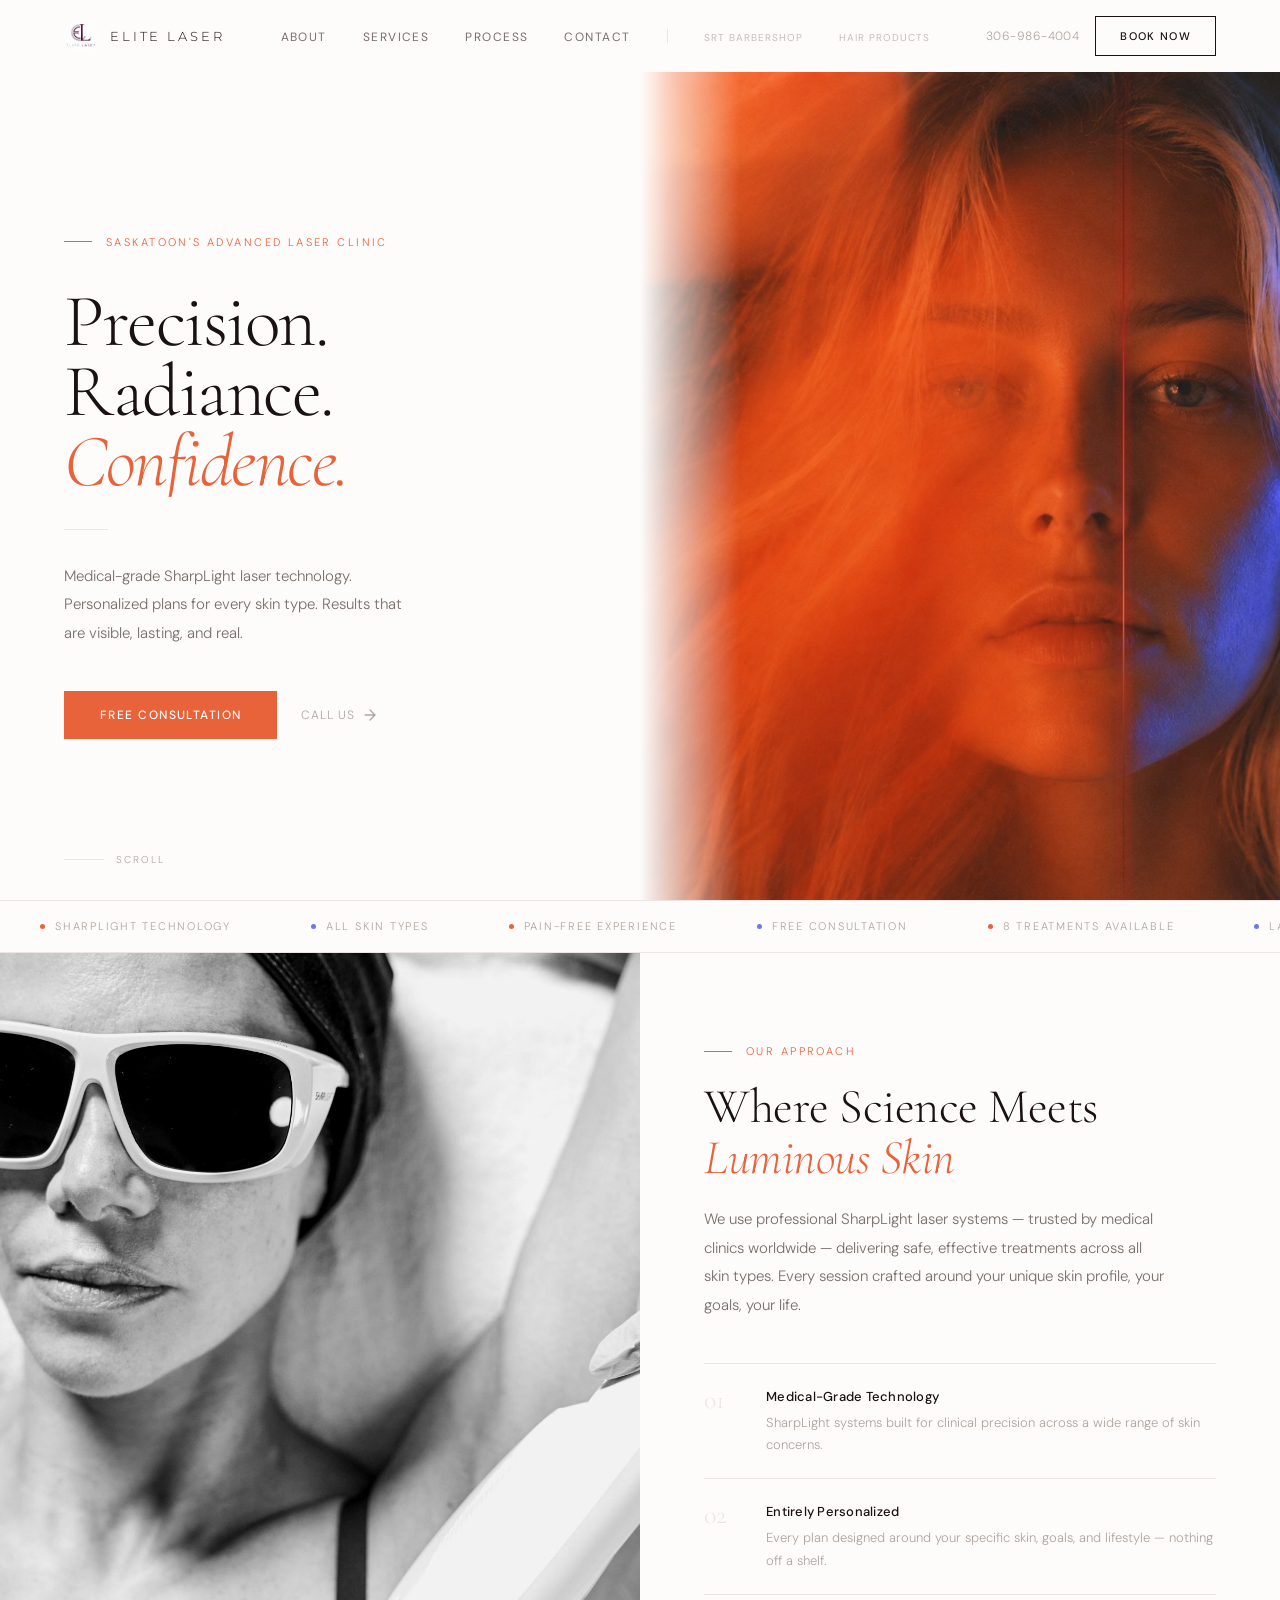
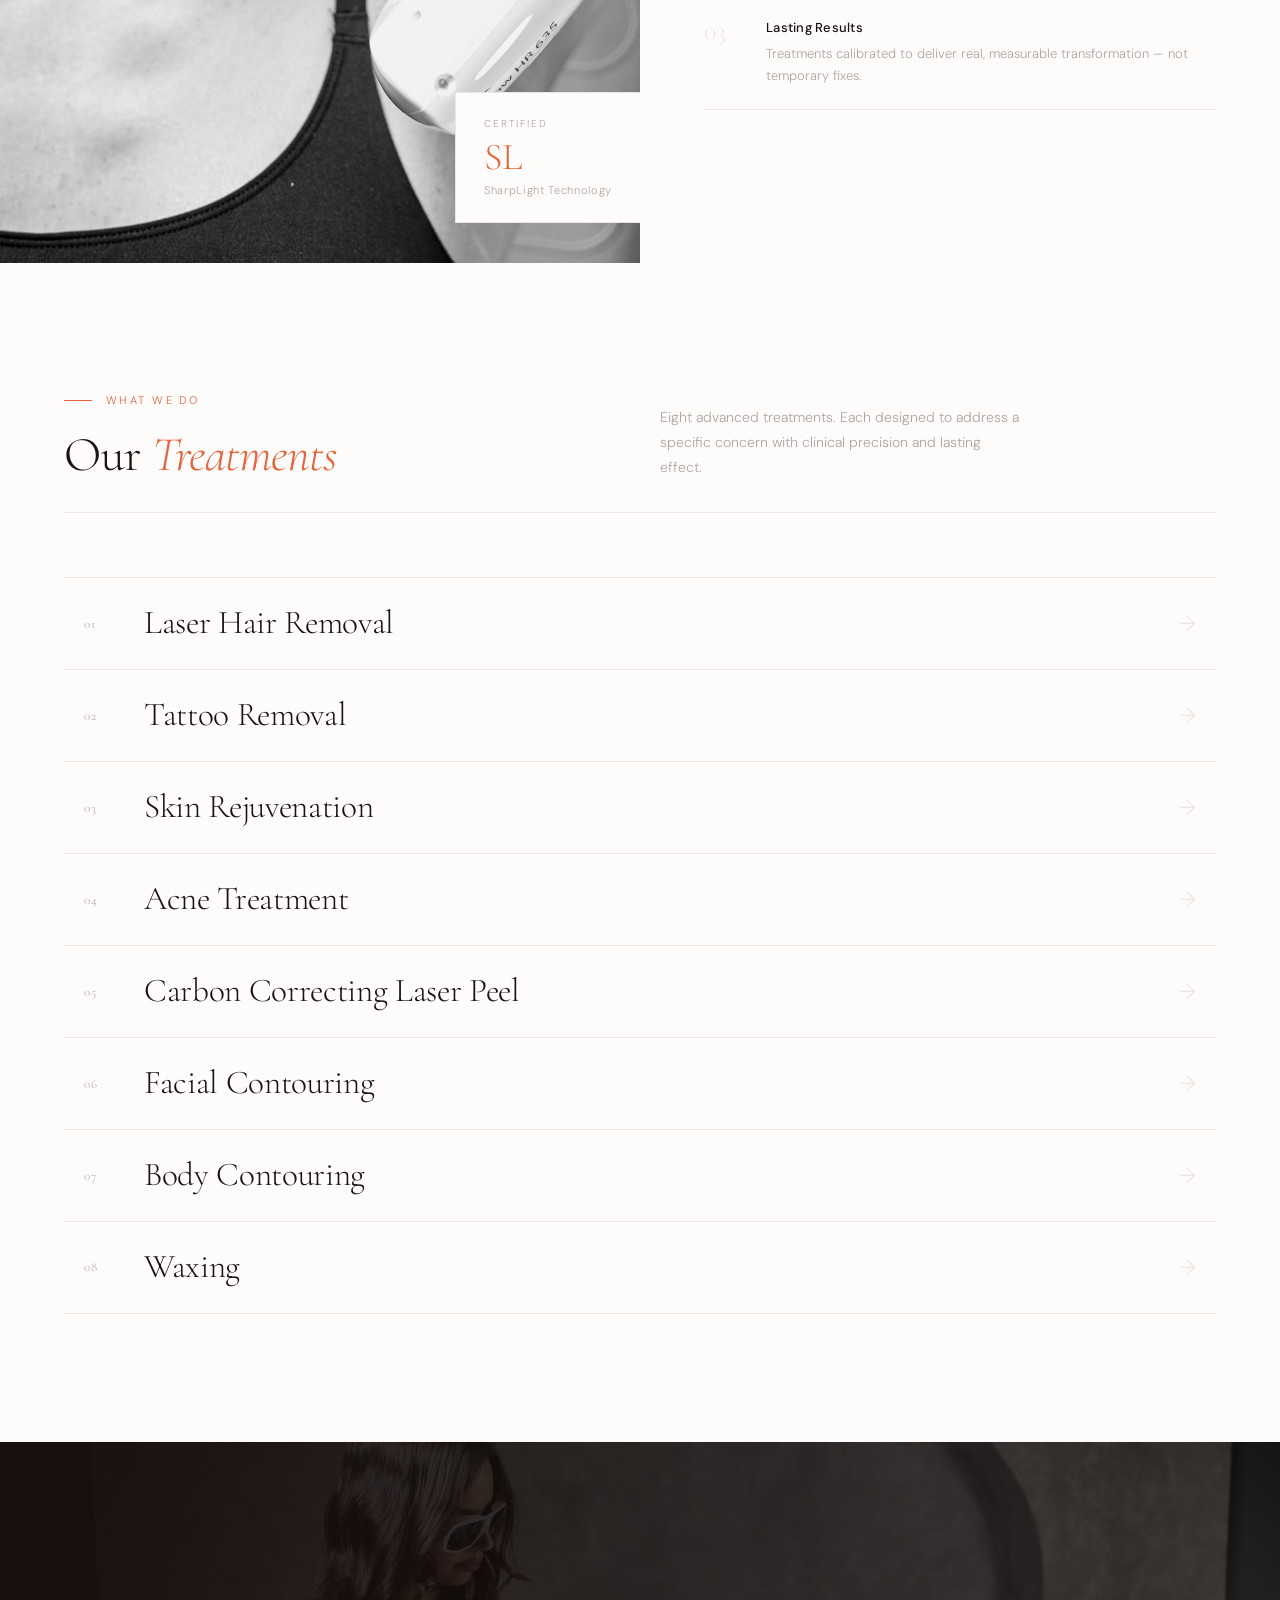
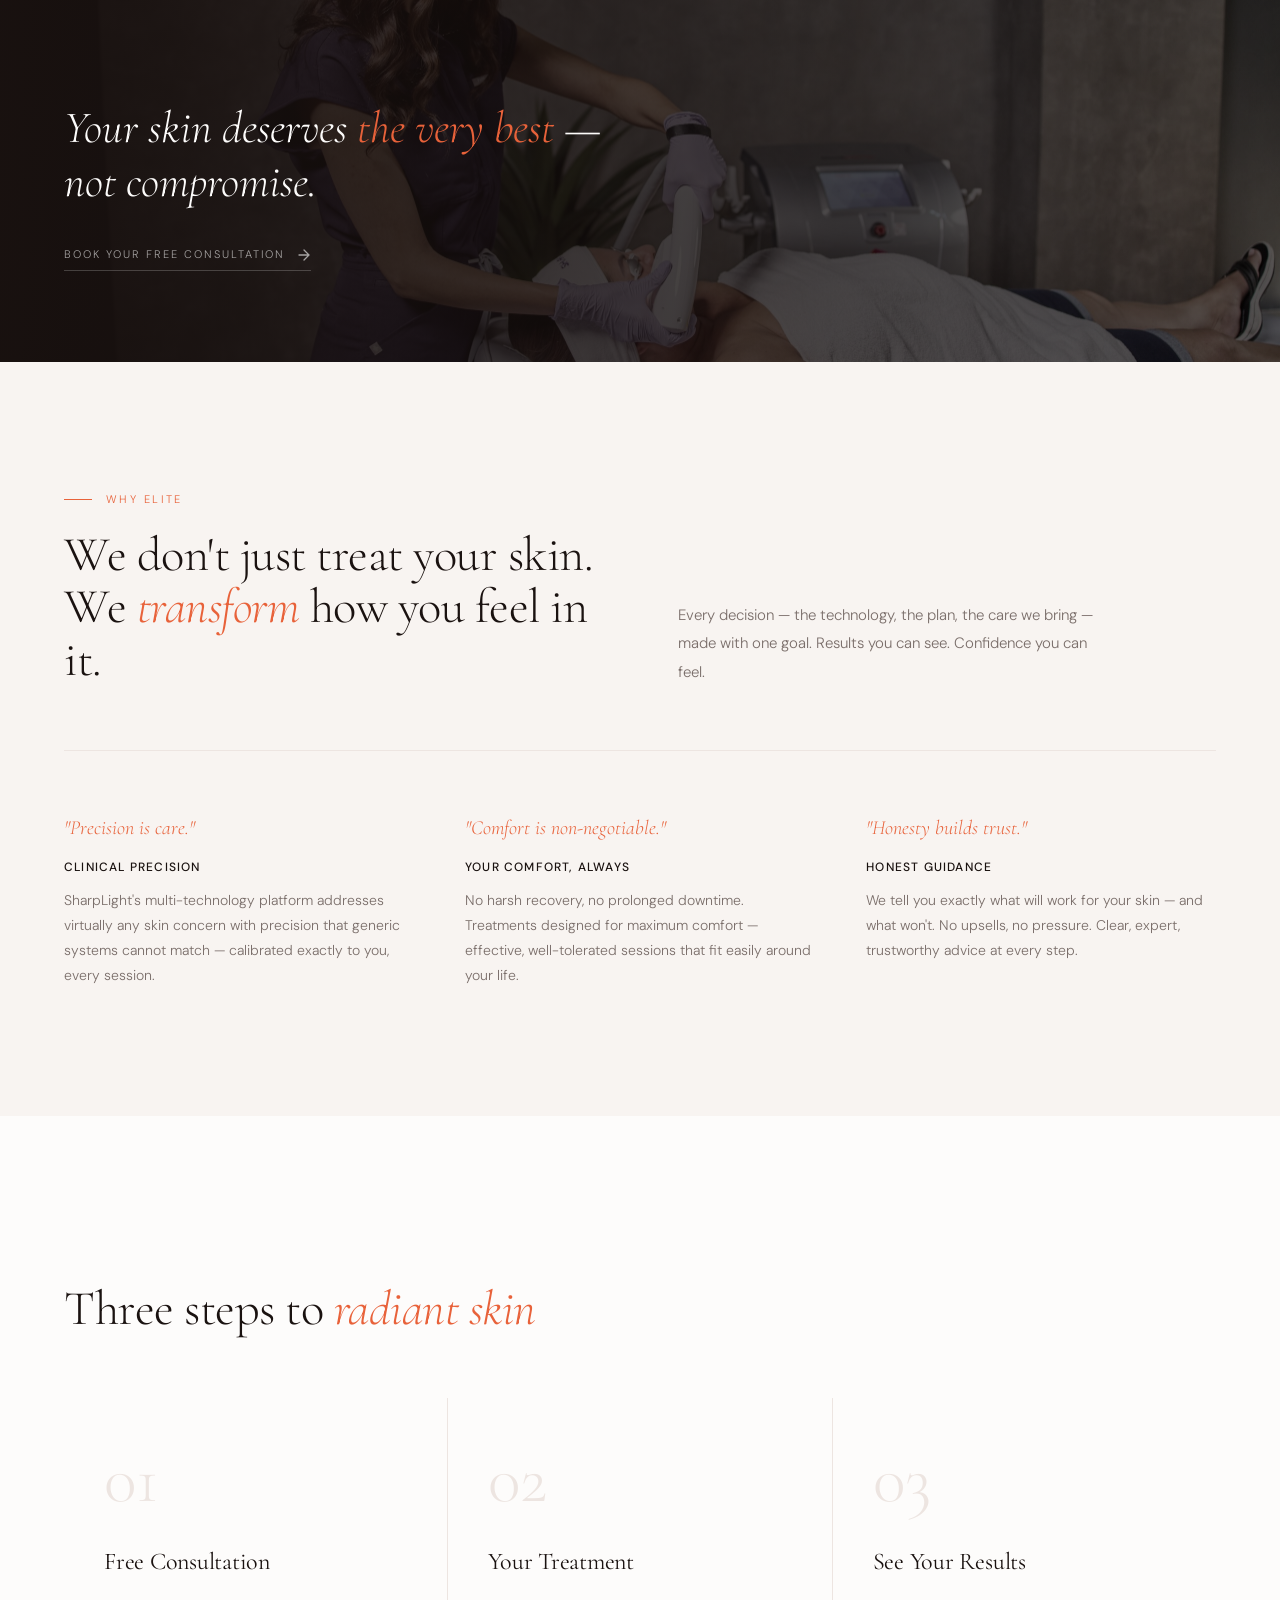
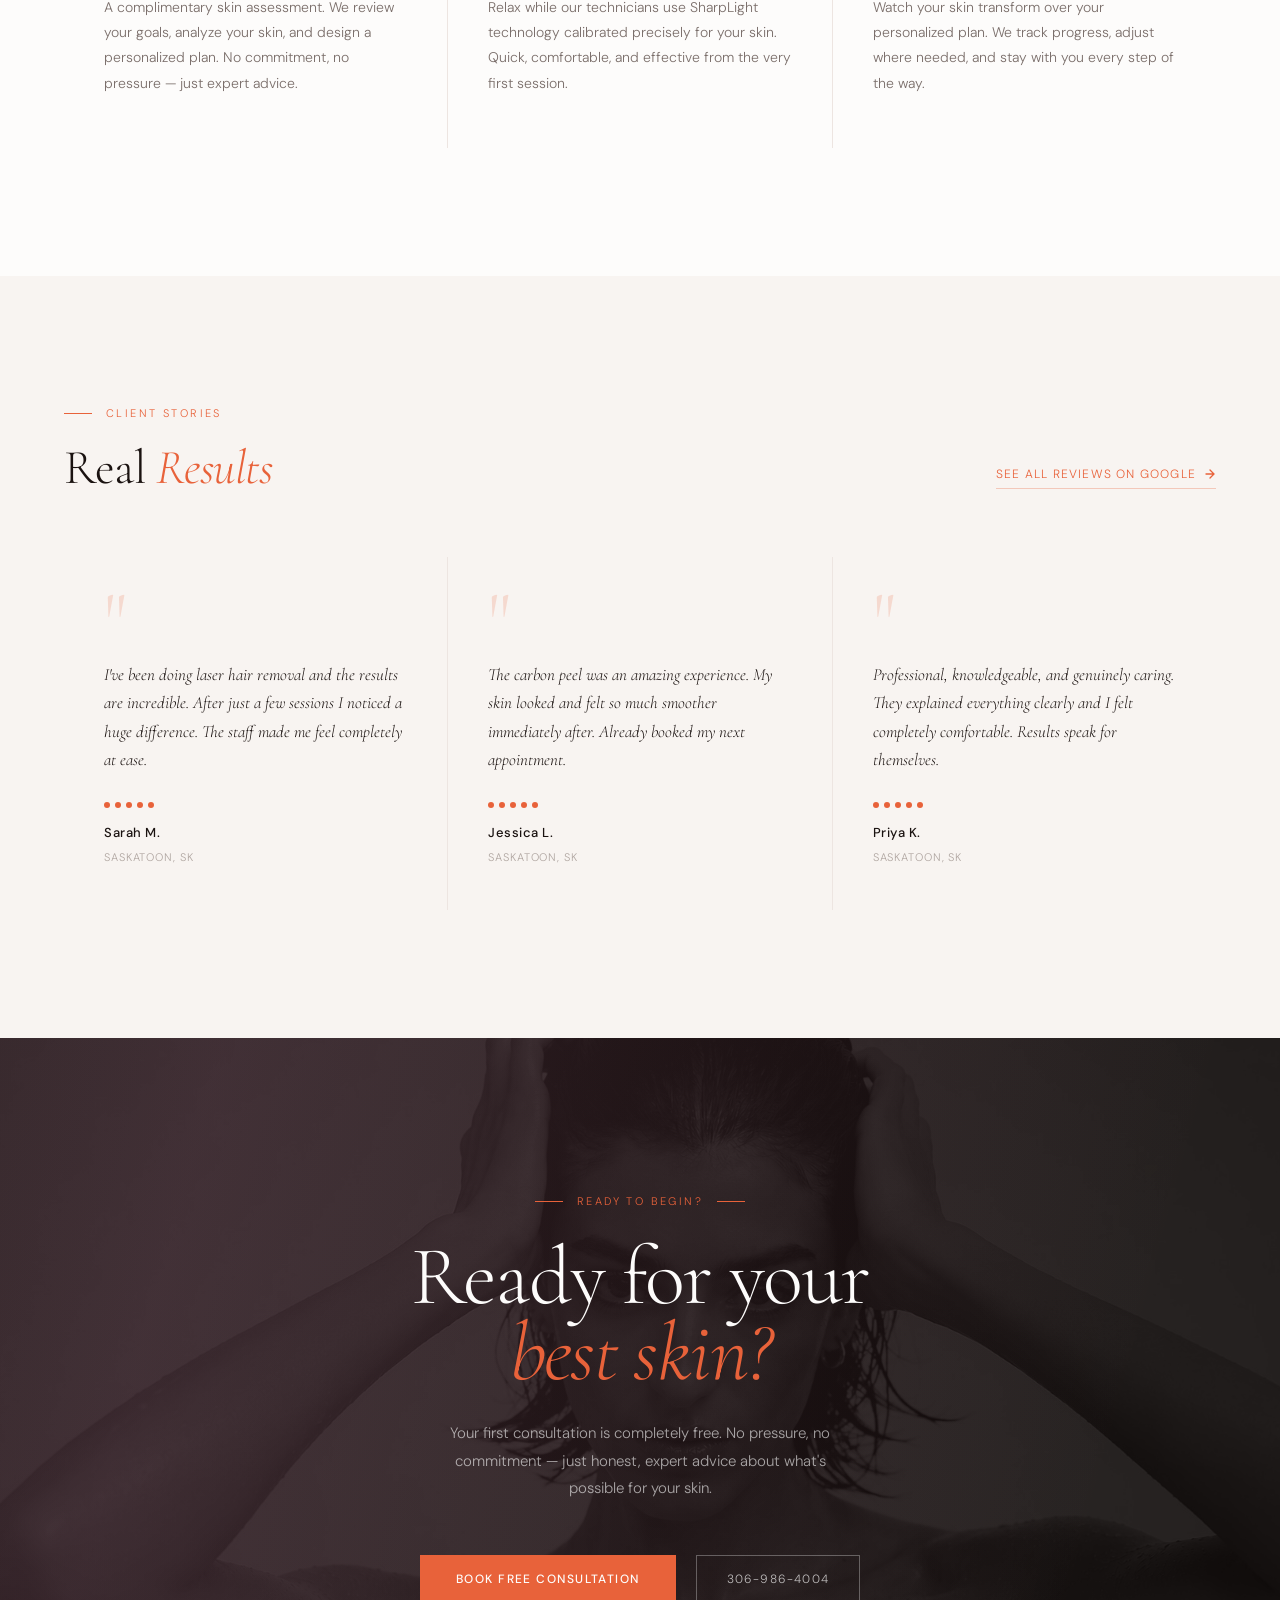
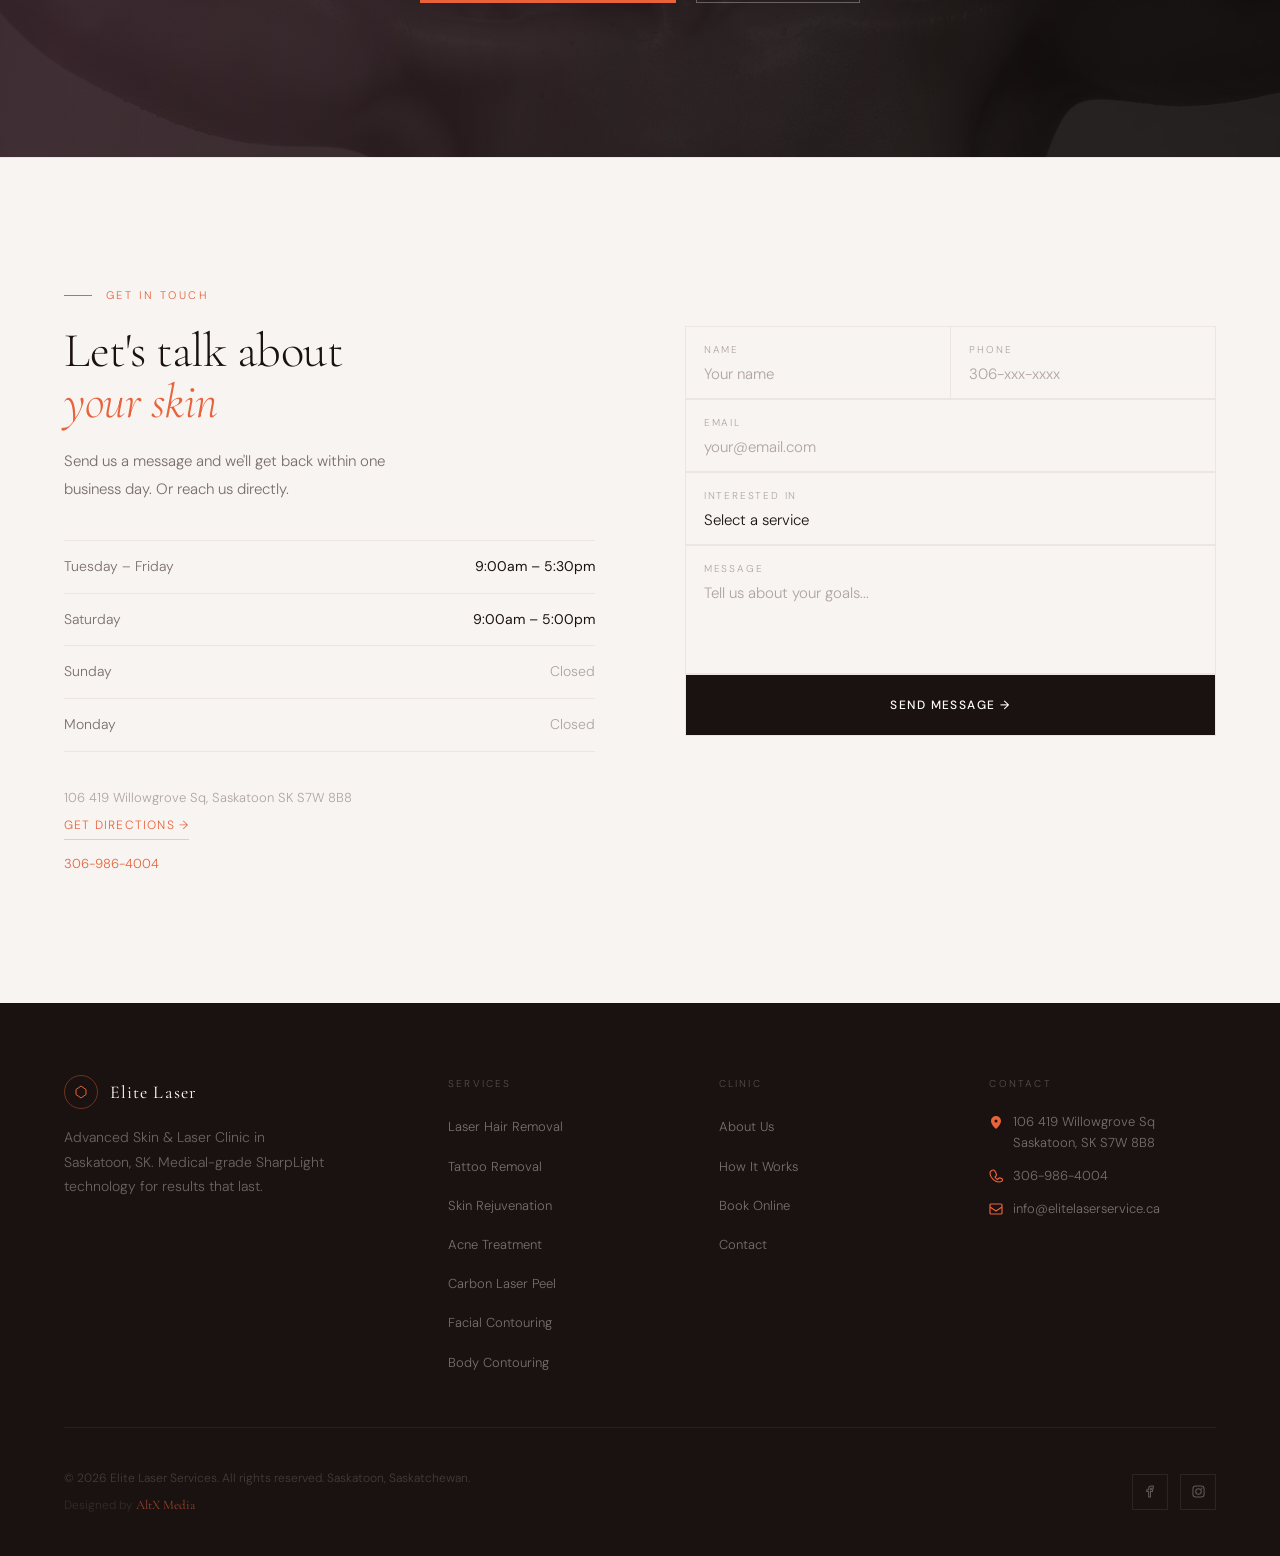
<file: index.html>
<!DOCTYPE html>
<html lang="en-CA">
<head>
<!-- Google tag (gtag.js) -->
<script async src="https://www.googletagmanager.com/gtag/js?id=AW-18193457087"></script>
<script>
  window.dataLayer = window.dataLayer || [];
  function gtag(){dataLayer.push(arguments);}
  gtag('js', new Date());
  gtag('config', 'AW-18193457087');
</script>

<meta charset="UTF-8"/>
<meta name="viewport" content="width=device-width,initial-scale=1.0"/>
<meta http-equiv="X-UA-Compatible" content="IE=edge"/>

<!-- Primary SEO -->
<title>Elite Laser Services — Advanced Skin &amp; Laser Clinic Saskatoon | SharpLight Technology</title>
<meta name="description" content="Elite Laser Services in Saskatoon offers advanced laser treatments including laser hair removal, tattoo removal, skin rejuvenation, acne treatment, carbon laser peel, and body contouring. Medical-grade SharpLight technology. Free consultation."/>
<meta name="keywords" content="laser clinic Saskatoon, laser hair removal Saskatoon, tattoo removal Saskatoon, skin rejuvenation Saskatoon, acne laser treatment, carbon laser peel, body contouring, SharpLight laser, Elite Laser Services"/>
<meta name="robots" content="index, follow, max-image-preview:large, max-snippet:-1, max-video-preview:-1"/>
<meta name="author" content="Elite Laser Services"/>
<meta name="geo.region" content="CA-SK"/>
<meta name="geo.placename" content="Saskatoon"/>
<meta name="geo.position" content="52.1332;-106.6700"/>
<meta name="ICBM" content="52.1332, -106.6700"/>
<link rel="canonical" href="https://elitelaserservice.ca/"/>

<!-- Open Graph / Facebook -->
<meta property="og:type" content="website"/>
<meta property="og:url" content="https://elitelaserservice.ca/"/>
<meta property="og:title" content="Elite Laser Services — Advanced Skin &amp; Laser Clinic Saskatoon"/>
<meta property="og:description" content="Medical-grade SharpLight laser treatments in Saskatoon. Hair removal, tattoo removal, skin rejuvenation, and more. Free consultation."/>
<meta property="og:image" content="https://elitelaserservice.ca/hero.png"/>
<meta property="og:image:width" content="1200"/>
<meta property="og:image:height" content="630"/>
<meta property="og:locale" content="en_CA"/>
<meta property="og:site_name" content="Elite Laser Services"/>

<!-- Twitter Card -->
<meta name="twitter:card" content="summary_large_image"/>
<meta name="twitter:title" content="Elite Laser Services — Advanced Skin &amp; Laser Clinic Saskatoon"/>
<meta name="twitter:description" content="Medical-grade SharpLight laser treatments in Saskatoon. Free consultation."/>
<meta name="twitter:image" content="https://elitelaserservice.ca/hero.png"/>

<!-- Favicon placeholder -->
<link rel="icon" type="image/png" href="/favicon.png"/>
<link rel="apple-touch-icon" href="/favicon.png"/>
<meta name="theme-color" content="#1A1210"/>
<meta name="mobile-web-app-capable" content="yes"/>
<meta name="apple-mobile-web-app-status-bar-style" content="black-translucent"/>

<!-- Performance -->
<link rel="preload" href="hero.png" as="image"/>
<link rel="dns-prefetch" href="https://fonts.googleapis.com"/>
<link rel="preconnect" href="https://fonts.googleapis.com"/>
<link rel="preconnect" href="https://fonts.gstatic.com" crossorigin/>
<link href="https://fonts.googleapis.com/css2?family=Cormorant+Garamond:ital,wght@0,300;0,400;0,600;1,300;1,400;1,600&family=DM+Sans:opsz,wght@9..40,300;9..40,400;9..40,500&family=Montserrat:wght@300;400&display=swap" rel="stylesheet"/>
<style>
*,*::before,*::after{box-sizing:border-box;margin:0;padding:0}
:root{
  --white:#FDFCFB;
  --off:#F8F4F1;
  --fire:#E8623A;
  --fire-l:rgba(232,98,58,0.1);
  --fire-b:rgba(232,98,58,0.3);
  --fire-d:#C44820;
  --blue:#6B7AE8;
  --blue-l:rgba(107,122,232,0.08);
  --ink:#1A1210;
  --mid:#7A6E6A;
  --muted:#AFA5A0;
  --border:#EDE5E1;
  --fd:'Cormorant Garamond',Georgia,serif;
  --fb:'DM Sans',sans-serif;
  --ease:cubic-bezier(0.16,1,0.3,1);
  --nav:72px;
  --g:clamp(20px,5vw,72px);
  --max:1360px;
}
html{font-size:16px;scroll-behavior:smooth}
body{background:var(--white);color:var(--ink);font-family:var(--fb);font-weight:300;line-height:1.7;overflow-x:hidden;cursor:none}
img{max-width:100%;display:block}
a{text-decoration:none;color:inherit}
button{border:none;background:none;font:inherit;cursor:none}
::selection{background:var(--fire-l);color:var(--fire-d)}

/* ══ CURSOR ══ */
#cd{position:fixed;width:7px;height:7px;background:var(--fire);border-radius:50%;pointer-events:none;z-index:9999;left:-200px;top:-200px;transform:translate(-50%,-50%);box-shadow:0 0 6px 2px rgba(232,98,58,0.6);animation:pdot 2s ease-in-out infinite;will-change:left,top}
#cr{position:fixed;width:28px;height:28px;border:1px solid rgba(232,98,58,0.4);border-radius:50%;pointer-events:none;z-index:9998;left:-200px;top:-200px;transform:translate(-50%,-50%);animation:pring 2s ease-in-out infinite;will-change:left,top}
#cr2{position:fixed;width:52px;height:52px;border:1px solid rgba(232,98,58,0.12);border-radius:50%;pointer-events:none;z-index:9997;left:-200px;top:-200px;transform:translate(-50%,-50%);animation:pring2 2s ease-in-out infinite;will-change:left,top}
@keyframes pdot{0%,100%{box-shadow:0 0 4px 1px rgba(232,98,58,0.5);transform:translate(-50%,-50%) scale(1)}50%{box-shadow:0 0 12px 4px rgba(232,98,58,0.8);transform:translate(-50%,-50%) scale(1.4)}}
@keyframes pring{0%,100%{opacity:0.4;transform:translate(-50%,-50%) scale(1)}50%{opacity:0.85;transform:translate(-50%,-50%) scale(1.1)}}
@keyframes pring2{0%,100%{opacity:0.08;transform:translate(-50%,-50%) scale(1)}50%{opacity:0.2;transform:translate(-50%,-50%) scale(1.1)}}
body.hov #cd{animation:none;transform:translate(-50%,-50%) scale(1.1);box-shadow:0 0 8px 3px rgba(232,98,58,0.9)}
body.hov #cr{animation:none;opacity:0.9;transform:translate(-50%,-50%) scale(1);border-color:rgba(232,98,58,0.7);width:36px;height:36px}
body.hov #cr2{animation:none;opacity:0.12;transform:translate(-50%,-50%) scale(1)}

/* ══ NAV ══ */
nav{position:fixed;top:0;left:0;right:0;z-index:200;height:var(--nav);display:flex;align-items:center;transition:background .4s,box-shadow .4s,border-color .4s}
nav.sc{background:rgba(253,252,251,0.96);backdrop-filter:blur(20px);-webkit-backdrop-filter:blur(20px);border-bottom:1px solid var(--border);box-shadow:0 1px 24px rgba(26,18,16,0.05)}
.ni{width:100%;max-width:var(--max);margin:0 auto;padding:0 var(--g);display:flex;align-items:center;justify-content:space-between}
.logo{display:flex;align-items:center;gap:12px}
.logo-mark{width:34px;height:34px;border:1px solid var(--fire);border-radius:50%;display:flex;align-items:center;justify-content:center;transition:background .25s;flex-shrink:0;animation:logopulse 3s ease-in-out infinite}
@keyframes logopulse{
  0%,100%{box-shadow:0 0 0 0 rgba(232,98,58,0.0)}
  50%{box-shadow:0 0 0 6px rgba(232,98,58,0.18),0 0 16px rgba(232,98,58,0.1)}
}
.logo-mark:hover{background:var(--fire-l)}
.logo-text{font-family:'Montserrat',sans-serif;font-size:13px;font-weight:300;letter-spacing:.22em;text-transform:uppercase;color:var(--ink)}
.nl{display:flex;gap:36px;list-style:none;align-items:center}
.nl a{font-size:12px;font-weight:400;letter-spacing:.12em;text-transform:uppercase;color:var(--mid);transition:color .25s;position:relative}
.nl-sep{width:1px;height:14px;background:var(--border);align-self:center;flex-shrink:0}
.nl-sister{font-size:10px !important;letter-spacing:.1em !important;color:var(--muted) !important;opacity:0.7}
.nl-sister:hover{opacity:1;color:var(--fire) !important}
.nl-sister::after{display:none !important}
.nl a::after{content:'';position:absolute;bottom:-3px;left:0;width:0;height:1px;background:var(--fire);transition:width .35s var(--ease)}
.nl a:hover{color:var(--ink)}.nl a:hover::after{width:100%}
.na{display:flex;align-items:center;gap:16px}
.nav-phone{font-size:12px;color:var(--muted);letter-spacing:.04em;transition:color .2s}
.nav-phone:hover{color:var(--ink)}
.nav-book{display:inline-flex;align-items:center;gap:8px;padding:10px 24px;border:1px solid var(--ink);color:var(--ink);font-family:var(--fb);font-size:11px;font-weight:500;letter-spacing:.12em;text-transform:uppercase;transition:background .25s,color .25s,border-color .25s}
.nav-book:hover{background:var(--fire);color:var(--white);border-color:var(--fire)}
.nav-toggle{display:none;flex-direction:column;gap:5px;width:24px;padding:3px 0;cursor:none}
.nav-toggle span{display:block;height:1px;background:var(--ink);transition:all .3s}
@media(max-width:1100px){
  .hero{display:block !important;position:relative;min-height:100svh;background:var(--ink)}
  .hero-right{display:none !important;width:0 !important;height:0 !important;overflow:hidden !important;position:absolute !important}
  .hero-mobile-bg{display:block !important;position:absolute;top:0;left:0;right:0;bottom:0;width:100%;height:100%;object-fit:cover;object-position:center center;filter:brightness(0.28) saturate(0.5);z-index:0}
  .hero-left{position:relative;z-index:1;width:100% !important;min-height:100svh;display:flex !important;flex-direction:column !important;justify-content:center !important;padding:clamp(100px,14vh,130px) 24px 56px !important;background:transparent !important}
  .hero-h{color:var(--white) !important}
  .hero-sub{color:rgba(255,255,255,0.65) !important}
  .hero-divider{background:rgba(255,255,255,0.15) !important}
  .hero-scroll-text{color:rgba(255,255,255,0.4) !important}
  .btn-ghost{color:rgba(255,255,255,0.5) !important}
  .btn-ghost:hover{color:var(--white) !important}
  nav:not(.sc) .logo-text{color:var(--white)}
  nav:not(.sc) .nav-phone{color:rgba(255,255,255,0.55)}
  nav:not(.sc) .nav-book{border-color:rgba(255,255,255,0.4);color:var(--white)}
  nav:not(.sc) .nav-book:hover{background:var(--fire);border-color:var(--fire)}
  nav:not(.sc) .nav-toggle span{background:var(--white)}
  nav:not(.sc) .logo-mark{border-color:rgba(255,255,255,0.5)}
  .about{display:block !important}
  .about-img-wrap{min-height:300px}
  .about-badge{right:0}
  .services-header{grid-template-columns:1fr}
  .why-top{grid-template-columns:1fr}
  .why-cols{grid-template-columns:1fr 1fr}
  .process-steps{grid-template-columns:1fr}
  .testi-grid{grid-template-columns:1fr}
  .contact-inner{grid-template-columns:1fr}
  .foot-top{grid-template-columns:1fr 1fr}
}


/* ══ HERO ══ */
.hero{display:grid;grid-template-columns:1fr 1fr;min-height:100vh;min-height:100dvh;padding-top:var(--nav);overflow:hidden;position:relative}
.hero-left{display:flex;flex-direction:column;justify-content:center;padding:clamp(48px,6vh,80px) clamp(32px,5vw,88px);position:relative;z-index:1;background:var(--white);min-height:0}
.hero-eyebrow{display:flex;align-items:center;gap:14px;margin-bottom:36px;opacity:0;transform:translateY(16px);animation:up .8s var(--ease) .5s forwards}
.hero-eyebrow-line{width:28px;height:1px;background:var(--fire);flex-shrink:0}
.hero-eyebrow-text{font-size:11px;letter-spacing:.22em;text-transform:uppercase;color:var(--fire)}
.hero-h{font-family:var(--fd);font-size:clamp(52px,5.8vw,94px);font-weight:300;line-height:.94;letter-spacing:-.02em;color:var(--ink);opacity:0;transform:translateY(28px);animation:up 1.1s var(--ease) .7s forwards}

/* ── CONFIDENCE animated text ── */
.hero-h .fire-blue{
  display:block;font-style:italic;font-weight:300;
  background:linear-gradient(90deg,var(--fire) 0%,var(--fire) 30%,var(--blue) 50%,var(--fire) 70%,var(--fire) 100%);
  background-size:300% 100%;
  background-position:0% 50%;
  -webkit-background-clip:text;
  background-clip:text;
  -webkit-text-fill-color:transparent;
  color:transparent;
  animation:liquidFire 4s ease-in-out infinite 2s;
}
@keyframes liquidFire{
  0%{background-position:0% 50%}
  40%{background-position:100% 50%}
  60%{background-position:100% 50%}
  100%{background-position:0% 50%}
}

.hero-divider{width:44px;height:1px;background:var(--border);margin:32px 0;opacity:0;animation:fadein .8s ease 1.1s forwards}
.hero-sub{font-size:15px;color:var(--mid);line-height:1.9;max-width:340px;opacity:0;transform:translateY(12px);animation:up .8s var(--ease) 1s forwards}
.hero-actions{margin-top:44px;display:flex;align-items:center;gap:24px;flex-wrap:wrap;opacity:0;transform:translateY(12px);animation:up .8s var(--ease) 1.2s forwards}
.btn-primary{display:inline-flex;align-items:center;gap:10px;padding:14px 36px;background:var(--fire);color:var(--white);font-family:var(--fb);font-size:12px;font-weight:500;letter-spacing:.12em;text-transform:uppercase;transition:background .25s,transform .2s}
.btn-primary:hover{background:var(--fire-d);transform:translateY(-1px)}
.btn-ghost{display:inline-flex;align-items:center;gap:8px;font-size:12px;letter-spacing:.08em;color:var(--muted);text-transform:uppercase;transition:color .25s}
.btn-ghost svg{transition:transform .3s var(--ease)}
.btn-ghost:hover{color:var(--ink)}.btn-ghost:hover svg{transform:translateX(4px)}
.hero-scroll{position:absolute;bottom:32px;left:clamp(32px,5vw,88px);display:flex;align-items:center;gap:12px;opacity:0;animation:fadein .8s ease 2.2s forwards}
.hero-scroll-line{width:40px;height:1px;background:var(--border);position:relative;overflow:hidden}
.hero-scroll-line::after{content:'';position:absolute;top:0;left:-100%;width:100%;height:100%;background:var(--fire);animation:slideline 2.4s ease-in-out 2.4s infinite}
@keyframes slideline{0%{left:-100%}100%{left:100%}}
.hero-scroll-text{font-size:10px;letter-spacing:.2em;text-transform:uppercase;color:var(--muted)}

/* hero right */
.hero-right{position:relative;overflow:hidden;opacity:0;animation:fadein 1.2s ease .3s forwards;background:var(--ink)}
.hero-right img{width:100%;height:100%;object-fit:cover;object-position:center 15%}
.hero-bleed{position:absolute;top:0;left:0;width:100px;height:100%;background:linear-gradient(to right,var(--white),transparent);z-index:1;pointer-events:none}
/* laser canvas */
#laser-canvas{position:absolute;top:0;left:0;width:100%;height:100%;pointer-events:none;z-index:2}

@keyframes up{to{opacity:1;transform:none}}
@keyframes fadein{to{opacity:1}}

/* ══ TICKER ══ */
.ticker{border-top:1px solid var(--border);border-bottom:1px solid var(--border);background:var(--white);overflow:hidden;white-space:nowrap;position:relative}
.ticker-track{display:inline-flex;animation:ticker 22s linear infinite}
.ticker-track:hover{animation-play-state:paused}
.ticker-item{display:inline-flex;align-items:center;gap:10px;padding:16px 40px;font-size:11px;letter-spacing:.16em;text-transform:uppercase;color:var(--muted)}
.ticker-dot{width:5px;height:5px;border-radius:50%;background:var(--fire);flex-shrink:0}
.ticker-dot.blue{background:var(--blue)}
@keyframes ticker{0%{transform:translateX(0)}100%{transform:translateX(-50%)}}

/* ══ SHARED ══ */
.wrap{max-width:var(--max);margin:0 auto;padding:0 var(--g)}
.sec-label{display:flex;align-items:center;gap:14px;margin-bottom:20px}
.sec-label-line{width:28px;height:1px;background:var(--fire);flex-shrink:0}
.sec-label-text{font-size:11px;letter-spacing:.22em;text-transform:uppercase;color:var(--fire)}
.sec-h{font-family:var(--fd);font-size:clamp(34px,3.8vw,56px);font-weight:300;line-height:1.05;letter-spacing:-.01em;color:var(--ink)}
.sec-h em{font-style:italic;color:var(--fire)}
.body-copy{font-size:15px;color:var(--mid);line-height:1.9}

/* ══ ABOUT — crossfading images ══ */
.about{display:grid;grid-template-columns:1fr 1fr}
.about-img-wrap{position:relative;overflow:hidden;min-height:600px}
.about-img-wrap .cf-img{
  position:absolute;inset:0;
  width:100%;height:100%;
  object-fit:cover;object-position:center top;
  opacity:0;
  transition:opacity 1.2s ease;
  filter:grayscale(1) contrast(1.15) brightness(0.95);
}
.about-img-wrap .cf-img.active{opacity:1}
.about-badge{position:absolute;bottom:40px;right:0;background:var(--white);border:1px solid var(--border);border-right:none;padding:22px 28px;z-index:2}
.badge-label{font-size:10px;letter-spacing:.18em;text-transform:uppercase;color:var(--muted);margin-bottom:6px}
.badge-value{font-family:var(--fd);font-size:38px;font-weight:300;color:var(--fire);line-height:1}
.badge-sub{font-size:11px;color:var(--muted);margin-top:5px;letter-spacing:.06em}
.about-text{padding:clamp(60px,7vw,100px) clamp(32px,5vw,88px);display:flex;flex-direction:column;justify-content:center;background:var(--white)}
.pillars{margin-top:44px}
.pillar{display:grid;grid-template-columns:44px 1fr;gap:0 18px;padding:22px 0;border-bottom:1px solid var(--border)}
.pillar:first-child{border-top:1px solid var(--border)}
.pillar-num{font-family:var(--fd);font-size:26px;font-weight:300;color:var(--border);line-height:1.1;transition:color .4s}
.pillar:hover .pillar-num{color:var(--fire)}
.pillar-title{font-size:13px;font-weight:500;color:var(--ink);margin-bottom:4px;letter-spacing:.02em}
.pillar-desc{font-size:13px;color:var(--muted);line-height:1.7}

/* ══ SERVICES — full block hover ══ */
.services{padding:clamp(80px,10vw,130px) 0;background:var(--white)}
.services-header{display:grid;grid-template-columns:1fr 1fr;gap:40px;align-items:end;margin-bottom:64px;padding-bottom:32px;border-bottom:1px solid var(--border)}
.services-note{font-size:14px;color:var(--muted);line-height:1.8;max-width:360px}
.svc-list{border-top:1px solid var(--border)}
.svc-row{
  display:grid;grid-template-columns:60px 1fr 40px;
  align-items:center;
  padding:28px 20px;
  border-bottom:1px solid var(--border);
  background:var(--white);
  transition:background .3s,padding-left .35s var(--ease),color .3s;
  text-decoration:none;color:var(--ink);
  cursor:none;
}
.svc-row:hover{background:var(--fire);padding-left:32px;color:var(--white)}
.svc-idx{font-family:var(--fd);font-size:13px;font-weight:300;letter-spacing:.08em;transition:color .3s;color:var(--muted)}
.svc-row:hover .svc-idx{color:rgba(255,255,255,0.6)}
.svc-main{}
.svc-name{font-family:var(--fd);font-size:clamp(22px,2.6vw,36px);font-weight:300;letter-spacing:-.01em;line-height:1.05;transition:color .3s;color:var(--ink)}
.svc-row:hover .svc-name{color:var(--white)}
.svc-desc{font-size:13px;color:var(--muted);line-height:1.7;max-height:0;overflow:hidden;opacity:0;margin-top:0;transition:max-height .5s var(--ease),opacity .35s,margin-top .35s}
.svc-row:hover .svc-desc{max-height:80px;opacity:1;margin-top:8px;color:rgba(255,255,255,0.75)}
.svc-arr{font-size:22px;font-weight:300;color:var(--border);transition:color .3s,transform .4s var(--ease);text-align:right;line-height:1}
.svc-row:hover .svc-arr{color:var(--white);transform:translateX(4px)}

/* ══ FULL BLEED ══ */
.fbleed{position:relative;height:520px;overflow:hidden}
.fbleed img{width:100%;height:100%;object-fit:cover;object-position:center 40%;filter:brightness(0.42) saturate(0.6);transition:transform 1.2s var(--ease)}
.fbleed:hover img{transform:scale(1.03)}
.fbleed-over{position:absolute;inset:0;background:linear-gradient(to right,rgba(26,18,16,0.92) 0%,rgba(26,18,16,0.45) 55%,rgba(26,18,16,0.08) 100%)}
.fbleed-content{position:absolute;top:50%;left:var(--g);transform:translateY(-50%);max-width:560px}
.fbleed-content blockquote{font-family:var(--fd);font-size:clamp(26px,3.5vw,48px);font-weight:300;font-style:italic;color:var(--white);line-height:1.2}
.fbleed-content blockquote em{color:var(--fire)}
.fbleed-cta{display:inline-flex;align-items:center;gap:12px;margin-top:36px;font-size:11px;letter-spacing:.18em;text-transform:uppercase;color:rgba(255,255,255,0.6);border-bottom:1px solid rgba(255,255,255,0.2);padding-bottom:6px;transition:color .3s,border-color .3s,gap .3s}
.fbleed-cta:hover{color:var(--white);gap:18px;border-color:rgba(255,255,255,0.5)}

/* ══ WHY ══ */
.why{padding:clamp(80px,10vw,130px) 0;background:var(--off)}
.why-top{display:grid;grid-template-columns:1fr 1fr;gap:clamp(40px,6vw,100px);padding-bottom:64px;border-bottom:1px solid var(--border);margin-bottom:64px;align-items:end}
.why-stmt{font-family:var(--fd);font-size:clamp(30px,3.8vw,52px);font-weight:300;line-height:1.08;letter-spacing:-.01em;color:var(--ink)}
.why-stmt em{font-style:italic;color:var(--fire)}
.why-cols{display:grid;grid-template-columns:repeat(3,1fr);gap:clamp(32px,4vw,64px)}
.why-col-quote{font-family:var(--fd);font-size:20px;font-style:italic;font-weight:300;color:var(--fire);line-height:1.3;margin-bottom:16px}
.why-col-title{font-size:12px;font-weight:500;color:var(--ink);letter-spacing:.1em;text-transform:uppercase;margin-bottom:10px}
.why-col-desc{font-size:14px;color:var(--mid);line-height:1.8}

/* ══ PROCESS ══ */
.process{padding:clamp(80px,10vw,130px) 0;background:var(--white)}
.process-steps{margin-top:64px;display:grid;grid-template-columns:repeat(3,1fr);gap:1px;background:var(--border)}
.process-step{background:var(--white);padding:48px 40px 52px;position:relative;overflow:hidden;transition:background .35s}
.process-step::before{content:'';position:absolute;top:0;left:0;right:0;height:2px;background:linear-gradient(to right,var(--fire),var(--blue));transform:scaleX(0);transform-origin:left;transition:transform .6s var(--ease)}
.process-step:hover{background:var(--off)}.process-step:hover::before{transform:scaleX(1)}
.step-num{font-family:var(--fd);font-size:68px;font-weight:300;color:var(--border);line-height:1;margin-bottom:28px;transition:color .4s}
.process-step:hover .step-num{color:rgba(232,98,58,0.1)}
.step-title{font-family:var(--fd);font-size:24px;font-weight:400;color:var(--ink);margin-bottom:12px;letter-spacing:-.01em}
.step-desc{font-size:14px;color:var(--mid);line-height:1.8}

/* ══ TESTIMONIALS ══ */
.testi{padding:clamp(80px,10vw,130px) 0;background:var(--off)}
.testi-grid{margin-top:64px;display:grid;grid-template-columns:repeat(3,1fr);gap:1px;background:var(--border)}
.testi-card{background:var(--off);padding:44px 40px;transition:background .35s}
.testi-card:hover{background:var(--white)}
.testi-qm{font-family:var(--fd);font-size:80px;line-height:.5;color:var(--fire);opacity:.18;margin-bottom:20px;display:block}
.testi-text{font-family:var(--fd);font-size:17px;font-style:italic;font-weight:300;color:var(--ink);line-height:1.65;margin-bottom:28px}
.testi-stars{display:flex;gap:5px;margin-bottom:14px}
.star{width:6px;height:6px;background:var(--fire);border-radius:50%}
.testi-author{font-size:13px;font-weight:500;color:var(--ink);letter-spacing:.04em}
.testi-loc{font-size:11px;color:var(--muted);margin-top:4px;letter-spacing:.08em;text-transform:uppercase}

/* ══ CTA ══ */
.cta{padding:clamp(100px,12vw,160px) 0;background:var(--ink);text-align:center;position:relative;overflow:hidden}
.cta-bg-img{position:absolute;inset:0;width:100%;height:100%;object-fit:cover;object-position:center 30%;filter:brightness(0.28) saturate(0.15);z-index:0}
.cta-overlay{position:absolute;inset:0;z-index:1;background:rgba(26,18,16,0.52)}
.cta-light-leak{
  position:absolute;inset:0;z-index:2;pointer-events:none;
  overflow:hidden;
}
/* orange pass */
.cta-light-leak::before{
  content:'';
  position:absolute;inset:0;
  background:linear-gradient(105deg,
    transparent 0%,
    transparent 25%,
    rgba(232,98,58,0.08) 40%,
    rgba(232,98,58,0.13) 50%,
    rgba(232,98,58,0.08) 60%,
    transparent 75%,
    transparent 100%
  );
  background-size:300% 100%;
  background-position:220% 0;
  animation:leak-orange 9s ease-in-out infinite;
}
/* blue pass — offset by 4.5s so they never overlap */
.cta-light-leak::after{
  content:'';
  position:absolute;inset:0;
  background:linear-gradient(105deg,
    transparent 0%,
    transparent 25%,
    rgba(107,122,232,0.06) 40%,
    rgba(107,122,232,0.1) 50%,
    rgba(107,122,232,0.06) 60%,
    transparent 75%,
    transparent 100%
  );
  background-size:300% 100%;
  background-position:220% 0;
  animation:leak-blue 9s ease-in-out infinite 4.5s;
}
@keyframes leak-orange{
  0%{background-position:240% 0;opacity:0}
  8%{opacity:1}
  42%{background-position:-40% 0;opacity:1}
  58%{background-position:-40% 0;opacity:0.6}
  92%{background-position:240% 0;opacity:0}
  100%{background-position:240% 0;opacity:0}
}
@keyframes leak-blue{
  0%{background-position:240% 0;opacity:0}
  8%{opacity:1}
  42%{background-position:-40% 0;opacity:1}
  58%{background-position:-40% 0;opacity:0.6}
  92%{background-position:240% 0;opacity:0}
  100%{background-position:240% 0;opacity:0}
}
.cta-inner{max-width:var(--max);margin:0 auto;padding:0 var(--g);position:relative;z-index:2}
.cta-eyebrow{display:flex;align-items:center;justify-content:center;gap:14px;margin-bottom:28px}
.cta-eyebrow-line{width:28px;height:1px;background:var(--fire);flex-shrink:0}
.cta-eyebrow-text{font-size:11px;letter-spacing:.22em;text-transform:uppercase;color:var(--fire)}
.cta-h{font-family:var(--fd);font-size:clamp(48px,6.5vw,96px);font-weight:300;line-height:.92;letter-spacing:-.02em;color:var(--white);margin-bottom:28px}
.cta-h em{font-style:italic;color:var(--fire)}
.cta-sub{font-size:15px;color:rgba(255,255,255,0.6);line-height:1.85;max-width:400px;margin:0 auto 52px}
.cta-btns{display:flex;align-items:center;justify-content:center;gap:20px;flex-wrap:wrap}
.btn-outline{display:inline-flex;align-items:center;gap:8px;padding:13px 30px;border:1px solid rgba(255,255,255,0.3);color:rgba(255,255,255,0.7);font-family:var(--fb);font-size:12px;letter-spacing:.1em;text-transform:uppercase;transition:border-color .25s,color .25s}
.btn-outline:hover{border-color:var(--white);color:var(--white)}

/* ══ CONTACT ══ */
.contact{padding:clamp(80px,10vw,130px) 0;background:var(--off);border-top:1px solid var(--border)}
.contact-inner{max-width:var(--max);margin:0 auto;padding:0 var(--g);display:grid;grid-template-columns:1fr 1fr;gap:clamp(48px,7vw,100px);align-items:start}
.hours{margin-top:36px}
.hr-row{display:flex;justify-content:space-between;padding:14px 0;border-bottom:1px solid var(--border);font-size:14px}
.hr-row:first-child{border-top:1px solid var(--border)}
.hr-day{color:var(--mid)}.hr-time{color:var(--ink);font-weight:400}.hr-closed{color:var(--muted)}
.contact-addr{margin-top:28px;font-size:13px;color:var(--muted);line-height:1.8}
.contact-addr a{color:var(--fire);display:inline-block;margin-top:6px;transition:color .2s}
.contact-addr a:hover{color:var(--fire-d)}
.form-wrap{border:1px solid var(--border);margin-top:40px}
.f-row{display:grid;grid-template-columns:1fr 1fr}
.f-group{display:flex;flex-direction:column;border-bottom:1px solid var(--border)}
.f-group+.f-group{border-left:1px solid var(--border)}
.f-group.full{grid-column:1/-1;border-left:none}
.f-label{font-size:10px;letter-spacing:.18em;text-transform:uppercase;color:var(--muted);padding:14px 18px 0}
.f-input,.f-textarea,.f-select{background:transparent;border:none;outline:none;padding:6px 18px 14px;color:var(--ink);font-family:var(--fb);font-size:15px;font-weight:300;width:100%;transition:background .2s}
.f-group:focus-within{background:var(--fire-l)}
.f-input::placeholder,.f-textarea::placeholder{color:var(--muted)}
.f-textarea{resize:none;min-height:96px}
.f-select{appearance:none;-webkit-appearance:none;cursor:none;color:var(--muted)}
.f-select:focus,.f-select:valid{color:var(--ink)}
.f-select option{background:var(--white);color:var(--ink)}
.f-submit-row{border-top:1px solid var(--border)}
.btn-submit{width:100%;padding:20px;background:var(--ink);color:var(--white);font-family:var(--fb);font-size:12px;font-weight:500;letter-spacing:.12em;text-transform:uppercase;border:none;cursor:none;transition:background .25s;display:flex;align-items:center;justify-content:center;gap:10px}
.btn-submit:hover{background:var(--fire)}

/* ══ FOOTER ══ */
footer{background:var(--ink);padding:72px 0 40px}
.foot-inner{max-width:var(--max);margin:0 auto;padding:0 var(--g)}
.foot-top{display:grid;grid-template-columns:1.5fr 1fr 1fr 1fr;gap:44px;padding-bottom:52px;border-bottom:1px solid rgba(255,255,255,0.06)}
.foot-brand-desc{font-size:14px;color:rgba(255,255,255,0.35);line-height:1.75;margin-top:16px;max-width:260px}
.foot-col-h{font-size:10px;letter-spacing:.22em;text-transform:uppercase;color:rgba(255,255,255,0.25);margin-bottom:20px}
.foot-links{list-style:none;display:flex;flex-direction:column;gap:12px}
.foot-links a{font-size:13px;color:rgba(255,255,255,0.4);transition:color .2s}
.foot-links a:hover{color:var(--fire)}
.foot-ci{display:flex;gap:10px;margin-bottom:12px;align-items:flex-start}
.foot-ci svg{color:var(--fire);flex-shrink:0;margin-top:3px}
.foot-ci span,.foot-ci a{font-size:13px;color:rgba(255,255,255,0.4);line-height:1.6;transition:color .2s}
.foot-ci a:hover{color:var(--fire)}
.foot-bottom{margin-top:40px;display:flex;align-items:center;justify-content:space-between;flex-wrap:wrap;gap:16px}
.foot-copy{font-size:12px;color:rgba(255,255,255,0.18)}
.foot-socials{display:flex;gap:12px}
.soc-link{width:36px;height:36px;border:1px solid rgba(255,255,255,0.08);display:flex;align-items:center;justify-content:center;color:rgba(255,255,255,0.3);transition:border-color .2s,color .2s}
.soc-link:hover{border-color:var(--fire-b);color:var(--fire)}
.foot-logo{display:flex;align-items:center;gap:12px;margin-bottom:4px}
.foot-logo-mark{width:34px;height:34px;border:1px solid rgba(232,98,58,0.4);border-radius:50%;display:flex;align-items:center;justify-content:center;animation:logopulse 3s ease-in-out infinite}
.foot-logo-text{font-family:var(--fd);font-size:18px;font-weight:400;letter-spacing:.06em;color:var(--white)}

/* ══ REVEAL ══ */
.rv{opacity:0;transform:translateY(28px);transition:opacity 1s var(--ease),transform 1s var(--ease)}
.rv.vs{opacity:1;transform:none}
.d1{transition-delay:.12s}.d2{transition-delay:.22s}.d3{transition-delay:.32s}.d4{transition-delay:.44s}

/* ══ RESPONSIVE ══ */

@media(max-width:768px){
  body{cursor:auto}
  #cd,#cr,#cr2{display:none}
  .nl,.nav-phone{display:none}
  .nav-toggle{display:flex}
  .hero-h{font-size:clamp(40px,11vw,64px)}
  .hero-actions{flex-direction:column;align-items:flex-start}
  /* stack all grid sections */
  .about{grid-template-columns:1fr !important}
  .about-img-wrap{min-height:280px !important}
  .about-badge{left:16px !important;right:auto !important}
  .why-top{grid-template-columns:1fr}
  .why-cols{grid-template-columns:1fr}
  .process-steps{grid-template-columns:1fr !important}
  .testi-grid{grid-template-columns:1fr !important}
  .contact-inner{grid-template-columns:1fr !important}
  .f-row{grid-template-columns:1fr}
  .f-group+.f-group{border-left:none}
  .foot-top{grid-template-columns:1fr !important}
  /* services */
  .services-header{grid-template-columns:1fr}
  .svc-row{grid-template-columns:44px 1fr 28px;padding:20px 16px}
  /* cta */
  .cta-btns{flex-direction:column;align-items:center}
  /* ticker */
  .ds-inner{gap:12px;justify-content:flex-start}
}
/* hide mobile bg on desktop */
.hero-mobile-bg{display:none}
</style>

<!-- Structured Data — Local Business -->
<script type="application/ld+json">
{
  "@context": "https://schema.org",
  "@type": ["LocalBusiness", "MedicalBusiness", "HealthAndBeautyBusiness"],
  "@id": "https://elitelaserservice.ca/#business",
  "name": "Elite Laser Services",
  "description": "Advanced skin and laser clinic in Saskatoon offering medical-grade SharpLight laser treatments including laser hair removal, tattoo removal, skin rejuvenation, acne treatment, carbon laser peel, facial contouring, and body contouring.",
  "url": "https://elitelaserservice.ca",
  "telephone": "+13069864004",
  "email": "info@elitelaserservice.ca",
  "image": "https://elitelaserservice.ca/hero.png",
  "priceRange": "$$",
  "currenciesAccepted": "CAD",
  "paymentAccepted": "Cash, Credit Card, Debit",
  "address": {
    "@type": "PostalAddress",
    "streetAddress": "106 419 Willowgrove Square",
    "addressLocality": "Saskatoon",
    "addressRegion": "SK",
    "postalCode": "S7W 8B8",
    "addressCountry": "CA"
  },
  "geo": {
    "@type": "GeoCoordinates",
    "latitude": 52.1332,
    "longitude": -106.6700
  },
  "openingHoursSpecification": [
    {
      "@type": "OpeningHoursSpecification",
      "dayOfWeek": ["Tuesday","Wednesday","Thursday","Friday"],
      "opens": "09:00",
      "closes": "17:30"
    },
    {
      "@type": "OpeningHoursSpecification",
      "dayOfWeek": "Saturday",
      "opens": "09:00",
      "closes": "17:00"
    }
  ],
  "hasOfferCatalog": {
    "@type": "OfferCatalog",
    "name": "Laser & Skin Treatments",
    "itemListElement": [
      {"@type": "Offer", "itemOffered": {"@type": "Service", "name": "Laser Hair Removal", "url": "https://elitelaserservice.ca/services/laser-hair-removal"}},
      {"@type": "Offer", "itemOffered": {"@type": "Service", "name": "Tattoo Removal", "url": "https://elitelaserservice.ca/services/tattoo-removal"}},
      {"@type": "Offer", "itemOffered": {"@type": "Service", "name": "Skin Rejuvenation", "url": "https://elitelaserservice.ca/services/skin-rejuvenation"}},
      {"@type": "Offer", "itemOffered": {"@type": "Service", "name": "Acne Treatment", "url": "https://elitelaserservice.ca/services/acne-treatment"}},
      {"@type": "Offer", "itemOffered": {"@type": "Service", "name": "Carbon Correcting Laser Peel", "url": "https://elitelaserservice.ca/services/carbon-laser-peel"}},
      {"@type": "Offer", "itemOffered": {"@type": "Service", "name": "Facial Contouring", "url": "https://elitelaserservice.ca/services/facial-contouring"}},
      {"@type": "Offer", "itemOffered": {"@type": "Service", "name": "Body Contouring", "url": "https://elitelaserservice.ca/services/body-contouring"}}
    ]
  },
  "sameAs": [
    "https://www.facebook.com/profile.php?id=61588055475449",
    "https://www.instagram.com/elite_laserservice"
  ],
  "aggregateRating": {
    "@type": "AggregateRating",
    "ratingValue": "5",
    "reviewCount": "3",
    "bestRating": "5"
  }
}
</script>
<!-- FAQ Schema for AI Searchability -->
<script type="application/ld+json">
{
  "@context": "https://schema.org",
  "@type": "FAQPage",
  "mainEntity": [
    {"@type": "Question", "name": "What laser treatments does Elite Laser Services offer in Saskatoon?", "acceptedAnswer": {"@type": "Answer", "text": "Elite Laser Services offers laser hair removal, tattoo removal, skin rejuvenation, acne treatment, carbon correcting laser peel, facial contouring, and body contouring using medical-grade SharpLight technology."}},
    {"@type": "Question", "name": "Is the consultation free at Elite Laser Services?", "acceptedAnswer": {"@type": "Answer", "text": "Yes. Elite Laser Services offers a completely free initial consultation with no commitment required."}},
    {"@type": "Question", "name": "What technology does Elite Laser Services use?", "acceptedAnswer": {"@type": "Answer", "text": "Elite Laser Services uses SharpLight medical-grade laser systems, trusted by clinics worldwide, capable of treating all skin types safely and effectively."}},
    {"@type": "Question", "name": "Where is Elite Laser Services located?", "acceptedAnswer": {"@type": "Answer", "text": "Elite Laser Services is located at 106 419 Willowgrove Square, Saskatoon, SK S7W 8B8. Call 306-986-4004 to book."}},
    {"@type": "Question", "name": "Is laser hair removal painful?", "acceptedAnswer": {"@type": "Answer", "text": "Elite Laser Services uses SharpLight technology designed for a pain-free experience across all skin types, with minimal discomfort during treatment."}}
  ]
}
</script>
</head>
<body>

<div id="cd"></div>
<div id="cr"></div>
<div id="cr2"></div>

<!-- NAV -->
<nav id="nav">
  <div class="ni">
    <a class="logo" href="#home">
      <div class="logo-mark" style="border:none;background:transparent;overflow:hidden;padding:0">
        <img src="/images/Elite_Laser_Logo.png" alt="Elite Laser" style="width:34px;height:34px;object-fit:cover;object-position:center top;border-radius:50%;display:block"/>
      </div>
      <span class="logo-text">Elite Laser</span>
    </a>
    <ul class="nl">
      <li><a href="#about">About</a></li>
      <li><a href="#services">Services</a></li>
      <li><a href="#process">Process</a></li>
      <li><a href="#contact">Contact</a></li>
      <li class="nl-sep" aria-hidden="true"></li>
      <li><a href="https://srtbarbershop.com" target="_blank" rel="noopener" class="nl-sister">SRT Barbershop</a></li>
      <li><a href="https://savagehair.ca" target="_blank" rel="noopener" class="nl-sister">Hair Products</a></li>
    </ul>
    <div class="na">
      <a class="nav-phone" href="tel:3069864004">306-986-4004</a>
      <a class="nav-book" href="https://getsquire.com/booking/book/srt-barber-and-elite-laser-saskatoon" target="_blank">Book Now</a>
      <button class="nav-toggle" id="tog" aria-label="Menu"><span></span><span></span><span></span></button>
    </div>
  </div>
</nav>

<!-- HERO -->
<section class="hero" id="home" aria-label="Elite Laser Services — Saskatoon's Advanced Laser Clinic">
  <!-- mobile bg — actual img tag -->
  <img class="hero-mobile-bg" id="hero-mobile-bg" src="hero.png" alt="" style="transition:opacity 1.4s ease"/>
  <div id="mobile-laser" style="position:absolute;top:0;left:-2px;width:1.5px;height:100%;background:linear-gradient(to bottom,transparent,#D42020 50%,transparent);opacity:0;z-index:3;box-shadow:0 0 10px rgba(212,32,32,0.8);pointer-events:none;transition:none"></div>

  <div class="hero-left">
    <div class="hero-eyebrow">
      <div class="hero-eyebrow-line"></div>
      <span class="hero-eyebrow-text">Saskatoon's Advanced Laser Clinic</span>
    </div>
    <h1 class="hero-h">
      Precision.<br/>
      Radiance.<br/>
      <span class="fire-blue">Confidence.</span>
    </h1>
    <div class="hero-divider"></div>
    <p class="hero-sub">Medical-grade SharpLight laser technology. Personalized plans for every skin type. Results that are visible, lasting, and real.</p>
    <div class="hero-actions">
      <a class="btn-primary" href="https://getsquire.com/booking/book/srt-barber-and-elite-laser-saskatoon" target="_blank">Free Consultation</a>
      <a class="btn-ghost" href="tel:3069864004">
        Call us
        <svg width="14" height="14" viewBox="0 0 14 14" fill="none"><path d="M2 7H12M7 2L12 7L7 12" stroke="currentColor" stroke-width="1.3" stroke-linecap="round"/></svg>
      </a>
    </div>
    <div class="hero-scroll">
      <div class="hero-scroll-line"></div>
      <span class="hero-scroll-text">Scroll</span>
    </div>
  </div>

  <div class="hero-right">
    <img id="hero-img-1" src="hero.png" alt="Cinematic beauty — Elite Laser Services" style="position:absolute;inset:0;width:100%;height:100%;object-fit:cover;object-position:center 15%;opacity:1;transition:opacity 1.4s ease;"/>
    <img id="hero-img-2" src="hero2.png" alt="Elite Laser Services — fire and light" style="position:absolute;inset:0;width:100%;height:100%;object-fit:cover;object-position:center 25%;opacity:0;transition:opacity 1.4s ease;"/>
    <div class="hero-bleed"></div>
    <canvas id="laser-canvas"></canvas>
  </div>
</section>

<!-- TICKER -->
<div class="ticker" aria-hidden="true">
  <div class="ticker-track">
    <div class="ticker-item"><div class="ticker-dot"></div><span>SharpLight Technology</span></div><div class="ticker-item"><div class="ticker-dot blue"></div><span>All Skin Types</span></div><div class="ticker-item"><div class="ticker-dot"></div><span>Pain-Free Experience</span></div><div class="ticker-item"><div class="ticker-dot blue"></div><span>Free Consultation</span></div><div class="ticker-item"><div class="ticker-dot"></div><span>8 Treatments Available</span></div><div class="ticker-item"><div class="ticker-dot blue"></div><span>Laser Hair Removal</span></div><div class="ticker-item"><div class="ticker-dot"></div><span>Tattoo Removal</span></div><div class="ticker-item"><div class="ticker-dot blue"></div><span>Skin Rejuvenation</span></div><div class="ticker-item"><div class="ticker-dot"></div><span>Carbon Laser Peel</span></div><div class="ticker-item"><div class="ticker-dot blue"></div><span>Body Contouring</span></div>
    <div class="ticker-item"><div class="ticker-dot"></div><span>SharpLight Technology</span></div><div class="ticker-item"><div class="ticker-dot blue"></div><span>All Skin Types</span></div><div class="ticker-item"><div class="ticker-dot"></div><span>Pain-Free Experience</span></div><div class="ticker-item"><div class="ticker-dot blue"></div><span>Free Consultation</span></div><div class="ticker-item"><div class="ticker-dot"></div><span>8 Treatments Available</span></div><div class="ticker-item"><div class="ticker-dot blue"></div><span>Laser Hair Removal</span></div><div class="ticker-item"><div class="ticker-dot"></div><span>Tattoo Removal</span></div><div class="ticker-item"><div class="ticker-dot blue"></div><span>Skin Rejuvenation</span></div><div class="ticker-item"><div class="ticker-dot"></div><span>Carbon Laser Peel</span></div><div class="ticker-item"><div class="ticker-dot blue"></div><span>Body Contouring</span></div>
  </div>
</div>

<!-- ABOUT — crossfading images -->
<section class="about" id="about">
  <div class="about-img-wrap rv">
    <img class="cf-img active" src="/images/EL-laser-hair-removal-3.jpg" alt="Laser Hair Removal — Elite Laser Services Saskatoon"/>
    <img class="cf-img" src="/images/tattoo-removal-saskatoon-2.jpg" alt="Tattoo Removal — Elite Laser Services Saskatoon"/>
    <img class="cf-img" src="/images/skin-rejuvenation-saskatoon-4.jpg" alt="Skin Rejuvenation — Elite Laser Services Saskatoon"/>
    <img class="cf-img" src="/images/acne-treatment-saskatoon-3.jpg" alt="Acne Treatment — Elite Laser Services Saskatoon"/>
    <img class="cf-img" src="/images/carbon-facial-saskatoon-3.png" alt="Carbon Laser Peel — Elite Laser Services Saskatoon"/>
    <img class="cf-img" src="/images/facial-contouring-sasaktoon-4.jpg" alt="Facial Contouring — Elite Laser Services Saskatoon"/>
    <img class="cf-img" src="/images/body-contouring-saskatoon-4.jpg" alt="Body Contouring — Elite Laser Services Saskatoon"/>
    <div class="about-badge">
      <div class="badge-label">Certified</div>
      <div class="badge-value">SL</div>
      <div class="badge-sub">SharpLight Technology</div>
    </div>
  </div>
  <div class="about-text">
    <div class="sec-label rv"><div class="sec-label-line"></div><span class="sec-label-text">Our Approach</span></div>
    <h2 class="sec-h rv d1">Where Science Meets<br/><em>Luminous Skin</em></h2>
    <p class="body-copy rv d2" style="margin-top:22px;max-width:460px">We use professional SharpLight laser systems — trusted by medical clinics worldwide — delivering safe, effective treatments across all skin types. Every session crafted around your unique skin profile, your goals, your life.</p>
    <div class="pillars rv d2">
      <div class="pillar">
        <div class="pillar-num">01</div>
        <div><div class="pillar-title">Medical-Grade Technology</div><div class="pillar-desc">SharpLight systems built for clinical precision across a wide range of skin concerns.</div></div>
      </div>
      <div class="pillar">
        <div class="pillar-num">02</div>
        <div><div class="pillar-title">Entirely Personalized</div><div class="pillar-desc">Every plan designed around your specific skin, goals, and lifestyle — nothing off a shelf.</div></div>
      </div>
      <div class="pillar">
        <div class="pillar-num">03</div>
        <div><div class="pillar-title">Lasting Results</div><div class="pillar-desc">Treatments calibrated to deliver real, measurable transformation — not temporary fixes.</div></div>
      </div>
    </div>
    <div style="margin-top:36px" class="rv d3">
      <a class="btn-ghost" href="https://getsquire.com/booking/book/srt-barber-and-elite-laser-saskatoon" target="_blank">
        Start your journey
        <svg width="14" height="14" viewBox="0 0 14 14" fill="none"><path d="M2 7H12M7 2L12 7L7 12" stroke="currentColor" stroke-width="1.3" stroke-linecap="round"/></svg>
      </a>
    </div>
  </div>
</section>

<!-- SERVICES -->
<section class="services" id="services" aria-label="Our laser and skin treatments">
  <div class="wrap">
    <div class="services-header">
      <div>
        <div class="sec-label rv"><div class="sec-label-line"></div><span class="sec-label-text">What We Do</span></div>
        <h2 class="sec-h rv d1">Our <em>Treatments</em></h2>
      </div>
      <p class="services-note rv d2">Eight advanced treatments. Each designed to address a specific concern with clinical precision and lasting effect.</p>
    </div>
    <div class="svc-list">
      <a class="svc-row rv" href="/services/laser-hair-removal">
        <div class="svc-idx">01</div>
        <div class="svc-main"><div class="svc-name">Laser Hair Removal</div><div class="svc-desc">Permanent reduction with precise follicle targeting. All skin types, minimal discomfort, long-lasting results.</div></div>
        <div class="svc-arr">&rarr;</div>
      </a>
      <a class="svc-row rv" href="/services/tattoo-removal">
        <div class="svc-idx">02</div>
        <div class="svc-main"><div class="svc-name">Tattoo Removal</div><div class="svc-desc">Advanced laser breaks down ink particles safely. All colours and sizes over a personalized course.</div></div>
        <div class="svc-arr">&rarr;</div>
      </a>
      <a class="svc-row rv" href="/services/skin-rejuvenation">
        <div class="svc-idx">03</div>
        <div class="svc-main"><div class="svc-name">Skin Rejuvenation</div><div class="svc-desc">Stimulate collagen, restore luminosity. Target fine lines, sun damage, and uneven tone.</div></div>
        <div class="svc-arr">&rarr;</div>
      </a>
      <a class="svc-row rv" href="/services/acne-treatment">
        <div class="svc-idx">04</div>
        <div class="svc-main"><div class="svc-name">Acne Treatment</div><div class="svc-desc">Precision light therapy targets bacteria and reduces inflammation. Clear skin, no harsh chemicals.</div></div>
        <div class="svc-arr">&rarr;</div>
      </a>
      <a class="svc-row rv" href="/services/carbon-laser-peel">
        <div class="svc-idx">05</div>
        <div class="svc-main"><div class="svc-name">Carbon Correcting Laser Peel</div><div class="svc-desc">The Hollywood Peel. Deep pore cleansing, visibly brighter skin. Transformative in a single session.</div></div>
        <div class="svc-arr">&rarr;</div>
      </a>
      <a class="svc-row rv" href="/services/facial-contouring">
        <div class="svc-idx">06</div>
        <div class="svc-main"><div class="svc-name">Facial Contouring</div><div class="svc-desc">Non-invasive radiofrequency that lifts, tightens, and defines. Clinical results without surgery.</div></div>
        <div class="svc-arr">&rarr;</div>
      </a>
      <a class="svc-row rv" href="/services/body-contouring">
        <div class="svc-idx">07</div>
        <div class="svc-main"><div class="svc-name">Body Contouring</div><div class="svc-desc">Sculpt your silhouette with precision non-surgical body shaping. Measurable, lasting results.</div></div>
        <div class="svc-arr">&rarr;</div>
      </a>
      <a class="svc-row rv" href="/services/waxing/">
        <div class="svc-idx">08</div>
        <div class="svc-main"><div class="svc-name">Waxing</div><div class="svc-desc">Professional waxing for face, body, and intimate areas. Fast, thorough, and gentle. Starting from $8.</div></div>
        <div class="svc-arr">&rarr;</div>
      </a>
    </div>
  </div>
</section>

<!-- FULL BLEED -->
<div class="fbleed">
  <img src="/images/skin-rejuvenation-saskatoon-4.jpg" alt=""/>
  <div class="fbleed-over"></div>
  <div class="fbleed-content rv">
    <blockquote>Your skin deserves <em>the very best</em> — not compromise.</blockquote>
    <a class="fbleed-cta" href="https://getsquire.com/booking/book/srt-barber-and-elite-laser-saskatoon" target="_blank">
      Book your free consultation
      <svg width="14" height="14" viewBox="0 0 14 14" fill="none"><path d="M2 7H12M7 2L12 7L7 12" stroke="currentColor" stroke-width="1.3" stroke-linecap="round"/></svg>
    </a>
  </div>
</div>

<!-- WHY -->
<section class="why">
  <div class="wrap">
    <div class="why-top">
      <div>
        <div class="sec-label rv"><div class="sec-label-line"></div><span class="sec-label-text">Why Elite</span></div>
        <h2 class="why-stmt rv d1">We don't just treat your skin. We <em>transform</em> how you feel in it.</h2>
      </div>
      <p class="body-copy rv d2" style="align-self:end;max-width:420px">Every decision — the technology, the plan, the care we bring — made with one goal. Results you can see. Confidence you can feel.</p>
    </div>
    <div class="why-cols">
      <div class="rv">
        <div class="why-col-quote">"Precision is care."</div>
        <div class="why-col-title">Clinical Precision</div>
        <p class="why-col-desc">SharpLight's multi-technology platform addresses virtually any skin concern with precision that generic systems cannot match — calibrated exactly to you, every session.</p>
      </div>
      <div class="rv d2">
        <div class="why-col-quote">"Comfort is non-negotiable."</div>
        <div class="why-col-title">Your Comfort, Always</div>
        <p class="why-col-desc">No harsh recovery, no prolonged downtime. Treatments designed for maximum comfort — effective, well-tolerated sessions that fit easily around your life.</p>
      </div>
      <div class="rv d4">
        <div class="why-col-quote">"Honesty builds trust."</div>
        <div class="why-col-title">Honest Guidance</div>
        <p class="why-col-desc">We tell you exactly what will work for your skin — and what won't. No upsells, no pressure. Clear, expert, trustworthy advice at every step.</p>
      </div>
    </div>
  </div>
</section>

<!-- PROCESS -->
<section class="process" id="process">
  <div class="wrap">
    <div class="sec-label rv"><div class="sec-label-line"></div><span class="sec-label-text">How It Works</span></div>
    <h2 class="sec-h rv d1">Three steps to <em>radiant skin</em></h2>
    <div class="process-steps rv d2">
      <div class="process-step">
        <div class="step-num">01</div>
        <div class="step-title">Free Consultation</div>
        <p class="step-desc">A complimentary skin assessment. We review your goals, analyze your skin, and design a personalized plan. No commitment, no pressure — just expert advice.</p>
      </div>
      <div class="process-step">
        <div class="step-num">02</div>
        <div class="step-title">Your Treatment</div>
        <p class="step-desc">Relax while our technicians use SharpLight technology calibrated precisely for your skin. Quick, comfortable, and effective from the very first session.</p>
      </div>
      <div class="process-step">
        <div class="step-num">03</div>
        <div class="step-title">See Your Results</div>
        <p class="step-desc">Watch your skin transform over your personalized plan. We track progress, adjust where needed, and stay with you every step of the way.</p>
      </div>
    </div>
  </div>
</section>

<!-- TESTIMONIALS -->
<section class="testi" aria-label="Client testimonials and reviews">
  <div class="wrap">
    <div style="display:flex;align-items:flex-end;justify-content:space-between;flex-wrap:wrap;gap:16px;margin-bottom:0">
      <div>
        <div class="sec-label rv"><div class="sec-label-line"></div><span class="sec-label-text">Client Stories</span></div>
        <h2 class="sec-h rv d1">Real <em>Results</em></h2>
      </div>
      <a class="rv d2" href="https://www.google.com/maps/place/Elite+Laser+Services/@52.1332,-106.6700,17z/" target="_blank" rel="noopener" style="display:inline-flex;align-items:center;gap:8px;font-size:12px;letter-spacing:.1em;text-transform:uppercase;color:var(--fire);border-bottom:1px solid var(--fire-b);padding-bottom:4px;transition:gap .3s,border-color .3s;text-decoration:none;margin-bottom:4px" onmouseover="this.style.gap='14px';this.style.borderColor='var(--fire)'" onmouseout="this.style.gap='8px';this.style.borderColor='var(--fire-b)'">
        See all reviews on Google
        <svg width="12" height="12" viewBox="0 0 12 12" fill="none"><path d="M2 6H10M6 2L10 6L6 10" stroke="currentColor" stroke-width="1.3" stroke-linecap="round"/></svg>
      </a>
    </div>
    <div class="testi-grid">
      <div class="testi-card rv">
        <span class="testi-qm">"</span>
        <p class="testi-text">I've been doing laser hair removal and the results are incredible. After just a few sessions I noticed a huge difference. The staff made me feel completely at ease.</p>
        <div class="testi-stars"><span class="star"></span><span class="star"></span><span class="star"></span><span class="star"></span><span class="star"></span></div>
        <div class="testi-author">Sarah M.</div><div class="testi-loc">Saskatoon, SK</div>
      </div>
      <div class="testi-card rv d2">
        <span class="testi-qm">"</span>
        <p class="testi-text">The carbon peel was an amazing experience. My skin looked and felt so much smoother immediately after. Already booked my next appointment.</p>
        <div class="testi-stars"><span class="star"></span><span class="star"></span><span class="star"></span><span class="star"></span><span class="star"></span></div>
        <div class="testi-author">Jessica L.</div><div class="testi-loc">Saskatoon, SK</div>
      </div>
      <div class="testi-card rv d4">
        <span class="testi-qm">"</span>
        <p class="testi-text">Professional, knowledgeable, and genuinely caring. They explained everything clearly and I felt completely comfortable. Results speak for themselves.</p>
        <div class="testi-stars"><span class="star"></span><span class="star"></span><span class="star"></span><span class="star"></span><span class="star"></span></div>
        <div class="testi-author">Priya K.</div><div class="testi-loc">Saskatoon, SK</div>
      </div>
    </div>
  </div>
</section>

<!-- CTA -->
<section class="cta">
  <img class="cta-bg-img" src="cta-bg.png" alt=""/>
  <div class="cta-overlay"></div>
  <div class="cta-light-leak" aria-hidden="true"></div>
  <div class="cta-inner">
    <div class="cta-eyebrow rv"><div class="cta-eyebrow-line"></div><span class="cta-eyebrow-text">Ready to Begin?</span><div class="cta-eyebrow-line"></div></div>
    <h2 class="cta-h rv d1">Ready for your<br/><em>best skin?</em></h2>
    <p class="cta-sub rv d2">Your first consultation is completely free. No pressure, no commitment — just honest, expert advice about what's possible for your skin.</p>
    <div class="cta-btns rv d3">
      <a class="btn-primary" href="https://getsquire.com/booking/book/srt-barber-and-elite-laser-saskatoon" target="_blank">Book Free Consultation</a>
      <a class="btn-outline" href="tel:3069864004">306-986-4004</a>
    </div>
  </div>
</section>

<!-- CONTACT -->
<section class="contact" id="contact">
  <div class="contact-inner">
    <div>
      <div class="sec-label rv"><div class="sec-label-line"></div><span class="sec-label-text">Get In Touch</span></div>
      <h2 class="sec-h rv d1">Let's talk about<br/><em>your skin</em></h2>
      <p class="body-copy rv d2" style="margin-top:20px;max-width:340px">Send us a message and we'll get back within one business day. Or reach us directly.</p>
      <div class="hours rv d3">
        <div class="hr-row"><span class="hr-day">Tuesday – Friday</span><span class="hr-time">9:00am – 5:30pm</span></div>
        <div class="hr-row"><span class="hr-day">Saturday</span><span class="hr-time">9:00am – 5:00pm</span></div>
        <div class="hr-row"><span class="hr-day">Sunday</span><span class="hr-closed">Closed</span></div>
        <div class="hr-row"><span class="hr-day">Monday</span><span class="hr-closed">Closed</span></div>
      </div>
      <div class="contact-addr rv d3">
        <a href="https://www.google.com/maps/dir/?api=1&destination=Elite+Laser+Services%2C+106+419+Willowgrove+Square%2C+Saskatoon%2C+SK+S7W+8B8" target="_blank" rel="noopener" style="color:inherit;text-decoration:none">106 419 Willowgrove Sq, Saskatoon SK S7W 8B8</a><br/>
        <a href="https://www.google.com/maps/dir/?api=1&destination=Elite+Laser+Services%2C+106+419+Willowgrove+Square%2C+Saskatoon%2C+SK+S7W+8B8" target="_blank" rel="noopener" style="color:var(--fire);text-decoration:none;font-size:12px;letter-spacing:.1em;text-transform:uppercase;border-bottom:1px solid var(--fire-b);padding-bottom:2px;display:inline-block;margin:6px 0">Get Directions &#8594;</a><br/>
        <a href="tel:3069864004">306-986-4004</a>
      </div>
    </div>
    <form id="form" novalidate>
      <div class="form-wrap rv d2">
        <div class="f-row">
          <div class="f-group"><label class="f-label" for="nm">Name</label><input class="f-input" type="text" id="nm" placeholder="Your name"/></div>
          <div class="f-group"><label class="f-label" for="ph">Phone</label><input class="f-input" type="tel" id="ph" placeholder="306-xxx-xxxx"/></div>
        </div>
        <div class="f-group full" style="border-top:1px solid var(--border)"><label class="f-label" for="em">Email</label><input class="f-input" type="email" id="em" placeholder="your@email.com"/></div>
        <div class="f-group full" style="border-top:1px solid var(--border)">
          <label class="f-label" for="sv">Interested In</label>
          <select class="f-input f-select" id="sv">
            <option value="" disabled selected>Select a service</option>
            <option>Laser Hair Removal</option><option>Tattoo Removal</option>
            <option>Skin Rejuvenation</option><option>Acne Treatment</option>
            <option>Carbon Correcting Laser Peel</option><option>Facial Contouring</option>
            <option>Body Contouring</option><option>Not sure yet</option>
          </select>
        </div>
        <div class="f-group full" style="border-top:1px solid var(--border)"><label class="f-label" for="mg">Message</label><textarea class="f-input f-textarea" id="mg" placeholder="Tell us about your goals..."></textarea></div>
        <div class="f-submit-row"><button type="submit" class="btn-submit">Send Message &rarr;</button></div>
      </div>
    </form>
  </div>
</section>

<!-- FOOTER -->
<footer>
  <div class="foot-inner">
    <div class="foot-top">
      <div>
        <div class="foot-logo">
          <div class="foot-logo-mark"><svg width="14" height="14" viewBox="0 0 14 14" fill="none"><path d="M7 1L12 4.5V9.5L7 13L2 9.5V4.5L7 1Z" stroke="#E8623A" stroke-width="1" fill="none"/></svg></div>
          <span class="foot-logo-text">Elite Laser</span>
        </div>
        <p class="foot-brand-desc">Advanced Skin &amp; Laser Clinic in Saskatoon, SK. Medical-grade SharpLight technology for results that last.</p>
      </div>
      <div>
        <p class="foot-col-h">Services</p>
        <ul class="foot-links">
          <li><a href="/services/laser-hair-removal">Laser Hair Removal</a></li>
          <li><a href="/services/tattoo-removal">Tattoo Removal</a></li>
          <li><a href="/services/skin-rejuvenation">Skin Rejuvenation</a></li>
          <li><a href="/services/acne-treatment">Acne Treatment</a></li>
          <li><a href="/services/carbon-laser-peel">Carbon Laser Peel</a></li>
          <li><a href="/services/facial-contouring">Facial Contouring</a></li>
          <li><a href="/services/body-contouring">Body Contouring</a></li>
        </ul>
      </div>
      <div>
        <p class="foot-col-h">Clinic</p>
        <ul class="foot-links">
          <li><a href="#about">About Us</a></li>
          <li><a href="#process">How It Works</a></li>
          <li><a href="https://getsquire.com/booking/book/srt-barber-and-elite-laser-saskatoon" target="_blank">Book Online</a></li>
          <li><a href="#contact">Contact</a></li>
        </ul>
      </div>
      <div>
        <p class="foot-col-h">Contact</p>
        <div class="foot-ci"><svg width="14" height="14" viewBox="0 0 14 14" fill="none"><path d="M7 1C4.24 1 2 3.24 2 6c0 3.75 5 8 5 8s5-4.25 5-8c0-2.76-2.24-5-5-5zm0 6.5a1.5 1.5 0 110-3 1.5 1.5 0 010 3z" fill="currentColor"/></svg><a href="https://www.google.com/maps/dir/?api=1&destination=Elite+Laser+Services%2C+106+419+Willowgrove+Square%2C+Saskatoon%2C+SK+S7W+8B8" target="_blank" rel="noopener" style="color:inherit;text-decoration:none"><span>106 419 Willowgrove Sq<br/>Saskatoon, SK S7W 8B8</span></a></div>
        <div class="foot-ci"><svg width="14" height="14" viewBox="0 0 14 14" fill="none"><path d="M2 2C2 2 3 1 4.5 1 5.5 1 6 2 6.5 3L7.3 5C7.6 5.7 7.4 6.5 7 7L6 8C6.5 9 7.5 10 8.5 10.5L9.5 9.5C10 9 10.8 8.8 11.5 9.1L13 9.8C14 10.3 13.5 12 13 12 13 12 11.5 13 10 13 5.5 13 1 8.5 1 4 1 2.5 2 2 2 2Z" stroke="currentColor" stroke-width="1.2" fill="none"/></svg><a href="tel:3069864004">306-986-4004</a></div>
        <div class="foot-ci"><svg width="14" height="14" viewBox="0 0 14 14" fill="none"><rect x="1" y="2" width="12" height="10" rx="1" stroke="currentColor" stroke-width="1.2"/><path d="M1 5l6 4 6-4" stroke="currentColor" stroke-width="1.2"/></svg><a href="mailto:info@elitelaserservice.ca">info@elitelaserservice.ca</a></div>
      </div>
    </div>
    <div class="foot-bottom">
      <div style="display:flex;flex-direction:column;gap:6px">
        <p class="foot-copy">&copy; 2026 Elite Laser Services. All rights reserved. Saskatoon, Saskatchewan.</p>
        <p class="foot-copy" style="opacity:0.6">Designed by <a href="https://altxmedia.com" target="_blank" rel="noopener" style="font-family:var(--fd);font-size:13px;font-weight:400;background:linear-gradient(90deg,var(--fire) 0%,var(--fire) 30%,var(--blue) 50%,var(--fire) 70%,var(--fire) 100%);background-size:300% 100%;background-position:0% 50%;-webkit-background-clip:text;background-clip:text;-webkit-text-fill-color:transparent;animation:liquidFire 4s ease-in-out infinite;text-decoration:none">AltX Media</a></p>
      </div>
      <div class="foot-socials">
        <a class="soc-link" href="https://www.facebook.com/profile.php?id=61588055475449" target="_blank" aria-label="Facebook"><svg width="13" height="13" viewBox="0 0 14 14" fill="none"><path d="M10 1H8C6.34 1 5 2.34 5 4v1H3v2h2v6h2V7h2l.5-2H7V4c0-.28.22-.5.5-.5H10V1z" stroke="currentColor" stroke-width="1.1" fill="none"/></svg></a>
        <a class="soc-link" href="https://www.instagram.com/elite_laserservice" target="_blank" aria-label="Instagram"><svg width="13" height="13" viewBox="0 0 14 14" fill="none"><rect x="1" y="1" width="12" height="12" rx="3" stroke="currentColor" stroke-width="1.1"/><circle cx="7" cy="7" r="3" stroke="currentColor" stroke-width="1.1"/><circle cx="10.5" cy="3.5" r=".75" fill="currentColor"/></svg></a>
      </div>
    </div>
  </div>
</footer>
<script>
(function(){
'use strict';

/* ── CURSOR ── */
var cd=document.getElementById('cd'),cr=document.getElementById('cr'),cr2=document.getElementById('cr2');
var mx=-200,my=-200,r1x=-200,r1y=-200,r2x=-200,r2y=-200;
document.addEventListener('mousemove',function(e){
  mx=e.clientX;my=e.clientY;
  cd.style.left=mx+'px';cd.style.top=my+'px';
});
(function loop(){
  r1x+=(mx-r1x)*0.13;r1y+=(my-r1y)*0.13;
  r2x+=(mx-r2x)*0.06;r2y+=(my-r2y)*0.06;
  cr.style.left=r1x+'px';cr.style.top=r1y+'px';
  cr2.style.left=r2x+'px';cr2.style.top=r2y+'px';
  requestAnimationFrame(loop);
})();
document.querySelectorAll('a,button,.svc-row,.testi-card,.process-step,.pillar,.about-img-wrap').forEach(function(el){
  el.addEventListener('mouseenter',function(){document.body.classList.add('hov')});
  el.addEventListener('mouseleave',function(){document.body.classList.remove('hov')});
});

/* ── LASER LINE — canvas, loops every 5s ── */
var canvas=document.getElementById('laser-canvas');
if(canvas){
  var ctx=canvas.getContext('2d');
  function resizeCanvas(){
    canvas.width=canvas.offsetWidth;
    canvas.height=canvas.offsetHeight;
  }
  resizeCanvas();
  window.addEventListener('resize',resizeCanvas);

  var laserX=0,laserActive=false,laserOpacity=0;

  function fireLaser(){
    laserX=0;laserActive=true;laserOpacity=1;
    var speed=canvas.width/90; // traverse in ~1.5s at 60fps
    function step(){
      if(!laserActive)return;
      ctx.clearRect(0,0,canvas.width,canvas.height);
      // glow layers
      ctx.save();
      ctx.globalAlpha=laserOpacity*0.15;
      ctx.fillStyle='rgba(212,32,32,0.4)';
      ctx.fillRect(laserX-8,0,16,canvas.height);
      ctx.restore();
      // main line
      var grad=ctx.createLinearGradient(laserX,0,laserX,canvas.height);
      grad.addColorStop(0,'transparent');
      grad.addColorStop(0.35,'rgba(212,32,32,'+laserOpacity+')');
      grad.addColorStop(0.65,'rgba(232,98,58,'+laserOpacity+')');
      grad.addColorStop(1,'transparent');
      ctx.save();
      ctx.globalAlpha=laserOpacity;
      ctx.strokeStyle=grad;
      ctx.lineWidth=1.5;
      ctx.shadowColor='rgba(212,32,32,0.9)';
      ctx.shadowBlur=10;
      ctx.beginPath();ctx.moveTo(laserX,0);ctx.lineTo(laserX,canvas.height);ctx.stroke();
      ctx.restore();

      laserX+=speed;
      if(laserX>canvas.width+20){
        // fade out
        var fade=setInterval(function(){
          laserOpacity-=0.08;
          if(laserOpacity<=0){
            laserOpacity=0;laserActive=false;
            ctx.clearRect(0,0,canvas.width,canvas.height);
            clearInterval(fade);
          }
        },16);
      } else {
        requestAnimationFrame(step);
      }
    }
    requestAnimationFrame(step);
  }

  // hero image crossfade — swap at laser midpoint
  var heroImg1=document.getElementById('hero-img-1');
  var heroImg2=document.getElementById('hero-img-2');
  var mobileBg=document.getElementById('hero-mobile-bg');
  var mobileLaser=document.getElementById('mobile-laser');

  function fireMobileLaser(onMidpoint){
    if(!mobileLaser)return;
    var heroSection=document.querySelector('.hero');
    if(!heroSection)return;
    var w=heroSection.offsetWidth;
    var pos=0;
    var speed=w/90;
    var triggered=false;
    mobileLaser.style.transition='none';
    mobileLaser.style.left='-2px';
    mobileLaser.style.opacity='1';
    function step(){
      pos+=speed;
      mobileLaser.style.left=pos+'px';
      if(!triggered&&pos>w*0.28){
        triggered=true;
        if(onMidpoint) onMidpoint();
      }
      if(pos<w+10){
        requestAnimationFrame(step);
      } else {
        mobileLaser.style.opacity='0';
      }
    }
    requestAnimationFrame(step);
  }
  var heroIdx=0;
  var heroSrcs=['hero.png','hero2.png'];

  function swapHero(){
    heroIdx=(heroIdx+1)%heroSrcs.length;
    var next=heroIdx;
    if(heroImg1&&heroImg2){
      if(next===0){
        heroImg1.style.opacity='1';
        heroImg2.style.opacity='0';
      } else {
        heroImg1.style.opacity='0';
        heroImg2.style.opacity='1';
      }
    }
    if(mobileBg){
      // fade to dark, swap, fade back — no white flash
      mobileBg.style.transition='opacity 0.6s ease';
      mobileBg.style.opacity='0';
      setTimeout(function(){
        mobileBg.src=heroSrcs[next];
        // small delay to let browser load src before fading in
        setTimeout(function(){
          mobileBg.style.opacity='1';
        },80);
      },620);
    }
  }

  // mobile: fire laser then swap
  function fireMobileHero(){
    fireMobileLaser(function(){
      swapHero();
    });
  }

  // patch fireLaser to trigger swap at midpoint
  var origFire=fireLaser;
  fireLaser=function(){
    laserX=0;laserActive=true;laserOpacity=1;
    var speed=canvas.width/90;
    var swapped=false;
    function step(){
      if(!laserActive)return;
      ctx.clearRect(0,0,canvas.width,canvas.height);
      ctx.save();
      ctx.globalAlpha=laserOpacity*0.15;
      ctx.fillStyle='rgba(212,32,32,0.4)';
      ctx.fillRect(laserX-8,0,16,canvas.height);
      ctx.restore();
      var grad=ctx.createLinearGradient(laserX,0,laserX,canvas.height);
      grad.addColorStop(0,'transparent');
      grad.addColorStop(0.35,'rgba(212,32,32,'+laserOpacity+')');
      grad.addColorStop(0.65,'rgba(232,98,58,'+laserOpacity+')');
      grad.addColorStop(1,'transparent');
      ctx.save();
      ctx.globalAlpha=laserOpacity;
      ctx.strokeStyle=grad;
      ctx.lineWidth=1.5;
      ctx.shadowColor='rgba(212,32,32,0.9)';
      ctx.shadowBlur=10;
      ctx.beginPath();ctx.moveTo(laserX,0);ctx.lineTo(laserX,canvas.height);ctx.stroke();
      ctx.restore();
      // swap at midpoint
      if(!swapped&&laserX>canvas.width*0.28){
        swapped=true;
        swapHero();
      }
      laserX+=speed;
      if(laserX>canvas.width+20){
        var fade=setInterval(function(){
          laserOpacity-=0.08;
          if(laserOpacity<=0){
            laserOpacity=0;laserActive=false;
            ctx.clearRect(0,0,canvas.width,canvas.height);
            clearInterval(fade);
          }
        },16);
      } else {
        requestAnimationFrame(step);
      }
    }
    requestAnimationFrame(step);
  };

  var isMobile=window.innerWidth<=1100;
  setTimeout(function(){
    if(canvas&&!isMobile){
      fireLaser();
      setInterval(fireLaser,6000);
    } else {
      fireMobileHero();
      setInterval(fireMobileHero,6000);
    }
  },1200);
  window.addEventListener('resize',function(){isMobile=window.innerWidth<=1100;},{passive:true});
}

/* ── FORCE HERO-RIGHT HIDDEN MOBILE ── */
(function(){
  function applyMobile(){
    var hr=document.querySelector('.hero-right');
    var hm=document.querySelector('.hero-mobile-bg');
    if(window.innerWidth<=1100){
      if(hr){hr.style.cssText='display:none !important';}
      if(hm){hm.style.display='block';}
    } else {
      if(hr){hr.style.cssText='';}
      if(hm){hm.style.display='none';}
    }
  }
  applyMobile();
  window.addEventListener('resize',applyMobile,{passive:true});
})();

/* ── NAV ── */
var nav=document.getElementById('nav');
window.addEventListener('scroll',function(){nav.classList.toggle('sc',window.scrollY>10);},{passive:true});

/* ── MOBILE NAV ── */
var tog=document.getElementById('tog'),nl=document.querySelector('.nl');

function closeMobNav(){
  nl.style.cssText='';
  var sub=document.getElementById('mob-svc-sub');if(sub)sub.remove();
  var ob=document.getElementById('mob-brand');if(ob)ob.remove();
}

if(tog&&nl){
  tog.addEventListener('click',function(){
    var open=nl.style.display==='flex';
    if(open){
      closeMobNav();
    } else {
      nl.style.cssText='display:flex;flex-direction:column;position:fixed;top:72px;left:0;right:0;background:rgba(253,252,251,0.98);backdrop-filter:blur(20px);-webkit-backdrop-filter:blur(20px);padding:28px 20px 24px;gap:0;border-bottom:1px solid #EDE5E1;z-index:199;box-shadow:0 8px 32px rgba(26,18,16,0.08);overflow-y:auto;max-height:calc(100svh - 72px)';

      /* ── rebuild nav items cleanly ── */
      nl.querySelectorAll('.mob-item,.mob-svc-row,.mob-sub,.mob-sep-line,.mob-sister-row,#mob-brand').forEach(function(el){el.remove();});

      var mainLinks=[
        {label:'About',href:'#about'},
        {label:'Process',href:'#process'},
        {label:'Contact',href:'#contact'}
      ];
      var svcLinks=[
        {label:'Laser Hair Removal',href:'/services/laser-hair-removal/'},
        {label:'Tattoo Removal',href:'/services/tattoo-removal/'},
        {label:'Skin Rejuvenation',href:'/services/skin-rejuvenation/'},
        {label:'Acne Treatment',href:'/services/acne-treatment/'},
        {label:'Carbon Correcting Laser Peel',href:'/services/carbon-laser-peel/'},
        {label:'Facial Contouring',href:'/services/facial-contouring/'},
        {label:'Body Contouring',href:'/services/body-contouring/'},
        {label:'Waxing',href:'/services/waxing/'}
      ];

      /* hide original <li> items — we render our own */
      nl.querySelectorAll('li').forEach(function(li){li.style.display='none';});

      function makeRow(label,href,small){
        var li=document.createElement('li');
        li.className='mob-item';
        li.style.cssText='list-style:none;border-bottom:1px solid #EDE5E1;';
        var a=document.createElement('a');
        a.href=href;
        a.textContent=label;
        a.style.cssText='display:block;padding:14px 0;font-size:'+(small?'12px':'14px')+';letter-spacing:'+(small?'.08em':'.1em')+';text-transform:uppercase;font-family:DM Sans,sans-serif;font-weight:'+(small?'300':'400')+';color:#7A6E6A;text-decoration:none;';
        a.addEventListener('click',function(){closeMobNav();});
        li.appendChild(a);
        return li;
      }

      /* About */
      nl.appendChild(makeRow('About','#about'));

      /* Services — expandable */
      var svcLi=document.createElement('li');
      svcLi.className='mob-item';
      svcLi.style.cssText='list-style:none;border-bottom:1px solid #EDE5E1;';
      var svcBtn=document.createElement('button');
      svcBtn.style.cssText='width:100%;display:flex;justify-content:space-between;align-items:center;padding:14px 0;font-size:14px;letter-spacing:.1em;text-transform:uppercase;font-family:DM Sans,sans-serif;font-weight:400;color:#7A6E6A;background:none;border:none;cursor:pointer;';
      svcBtn.innerHTML='Services <span id="svc-arrow" style="font-size:18px;color:#E8623A;transition:transform .3s;display:inline-block">+</span>';
      var subUl=document.createElement('ul');
      subUl.id='mob-svc-sub';
      subUl.style.cssText='display:none;flex-direction:column;padding:0 0 8px 12px;list-style:none;gap:0;border-top:1px solid #EDE5E1;margin-top:0;';
      svcLinks.forEach(function(s){
        var li2=document.createElement('li');
        li2.style.cssText='border-bottom:1px solid rgba(237,229,225,0.5);';
        var a2=document.createElement('a');
        a2.href=s.href;
        a2.textContent=s.label;
        a2.style.cssText='display:block;padding:11px 0;font-size:12px;letter-spacing:.08em;text-transform:uppercase;font-family:DM Sans,sans-serif;font-weight:300;color:#AFA5A0;text-decoration:none;transition:color .2s;';
        a2.addEventListener('mouseenter',function(){this.style.color='#E8623A';});
        a2.addEventListener('mouseleave',function(){this.style.color='#AFA5A0';});
        a2.addEventListener('click',function(){closeMobNav();});
        li2.appendChild(a2);
        subUl.appendChild(li2);
      });
      var svcOpen=false;
      svcBtn.addEventListener('click',function(){
        svcOpen=!svcOpen;
        subUl.style.display=svcOpen?'flex':'none';
        document.getElementById('svc-arrow').style.transform=svcOpen?'rotate(45deg)':'rotate(0deg)';
      });
      svcLi.appendChild(svcBtn);
      svcLi.appendChild(subUl);
      nl.appendChild(svcLi);

      /* Process, Contact */
      nl.appendChild(makeRow('Process','#process'));
      nl.appendChild(makeRow('Contact','#contact'));

      /* Sister links separator */
      var sep=document.createElement('li');
      sep.style.cssText='list-style:none;height:1px;background:#EDE5E1;margin:8px 0;';
      nl.appendChild(sep);
      nl.appendChild(makeRow('SRT Barbershop','https://srtbarbershop.com',true));
      nl.appendChild(makeRow('Hair Products','https://savagehair.ca',true));

      /* AltX credit — inside drawer at bottom */
      var brand=document.createElement('li');
      brand.id='mob-brand';
      brand.style.cssText='list-style:none;padding:20px 0 4px;margin-top:8px;font-size:11px;letter-spacing:.06em;color:#AFA5A0;font-family:DM Sans,sans-serif;';
      brand.innerHTML='Designed by <a href="https://altxmedia.com" target="_blank" rel="noopener" style="font-family:Cormorant Garamond,Georgia,serif;font-size:13px;font-weight:400;background:linear-gradient(90deg,#E8623A 0%,#E8623A 30%,#6B7AE8 50%,#E8623A 70%,#E8623A 100%);background-size:300% 100%;background-position:0% 50%;-webkit-background-clip:text;background-clip:text;-webkit-text-fill-color:transparent;animation:liquidFire 4s ease-in-out infinite;text-decoration:none">AltX Media<\/a>';
      nl.appendChild(brand);
    }
  });
}

/* ── SMOOTH SCROLL ── */
document.querySelectorAll('a[href^="#"]').forEach(function(a){
  a.addEventListener('click',function(e){
    var href=a.getAttribute('href');
    if(href==='#'||href.length<2)return;
    var t=document.querySelector(href);
    if(t){e.preventDefault();window.scrollTo({top:t.getBoundingClientRect().top+window.scrollY-72,behavior:'smooth'});}
  });
});

/* ── ABOUT IMAGE CROSSFADE ── */
var cfImgs=document.querySelectorAll('.cf-img');
if(cfImgs.length>1){
  var cfIdx=0;
  setInterval(function(){
    cfImgs[cfIdx].classList.remove('active');
    cfIdx=(cfIdx+1)%cfImgs.length;
    cfImgs[cfIdx].classList.add('active');
  },4000);
}

/* ── SCROLL REVEAL ── */
var rvEls=document.querySelectorAll('.rv');
if(rvEls.length&&'IntersectionObserver' in window){
  var obs=new IntersectionObserver(function(entries){
    entries.forEach(function(e){if(e.isIntersecting){e.target.classList.add('vs');obs.unobserve(e.target);}});
  },{threshold:0.06,rootMargin:'0px 0px -40px 0px'});
  rvEls.forEach(function(el){obs.observe(el);});
}

/* ── HERO PARALLAX ── */
var hImg=document.querySelector('.hero-right img');
if(hImg){
  window.addEventListener('scroll',function(){
    if(window.scrollY<window.innerHeight)hImg.style.transform='translateY('+(window.scrollY*0.1)+'px)';
  },{passive:true});
}

/* ── FORM ── */
var form=document.getElementById('form');
if(form){
  form.addEventListener('submit',function(e){
    e.preventDefault();
    var btn=form.querySelector('.btn-submit'),orig=btn.textContent;
    btn.textContent='Message Sent \u2713';btn.style.background='#3d7a52';
    setTimeout(function(){btn.textContent=orig;btn.style.background='';form.reset();},3000);
  });
}

})();
</script>
<!-- Google Ads click-conversion tracking -->
<script>
(function(){
  // Paste the label from each Google Ads conversion action below.
  // Format: 'AW-18193457087/xxxxxxxxxxxxxxxxxx'
  var CONV = {
    call:       'AW-18193457087/lsuvCMiG7r0cEL-_qOND',  // Phone Calls
    book:       'AW-18193457087/6GKDCPugqbYcEL-_qOND',  // Book Now (Squire click)
    directions: 'AW-18193457087/3un9CJX5g74cEL-_qOND'   // Get Directions
  };
  function fire(sendTo){
    if(!sendTo || typeof gtag !== 'function') return;
    gtag('event','conversion',{send_to:sendTo});
  }
  document.addEventListener('click', function(e){
    var el = e.target.closest('a,button'); if(!el) return;
    var href = el.getAttribute('href') || '';
    if(href.indexOf('tel:') === 0) fire(CONV.call);
    else if(href.indexOf('getsquire.com') > -1) fire(CONV.book);
    else if(href.indexOf('google.com/maps') > -1 || href.indexOf('maps.app.goo') > -1) fire(CONV.directions);
  }, true);
})();
</script>
</body>
</html>
</file>
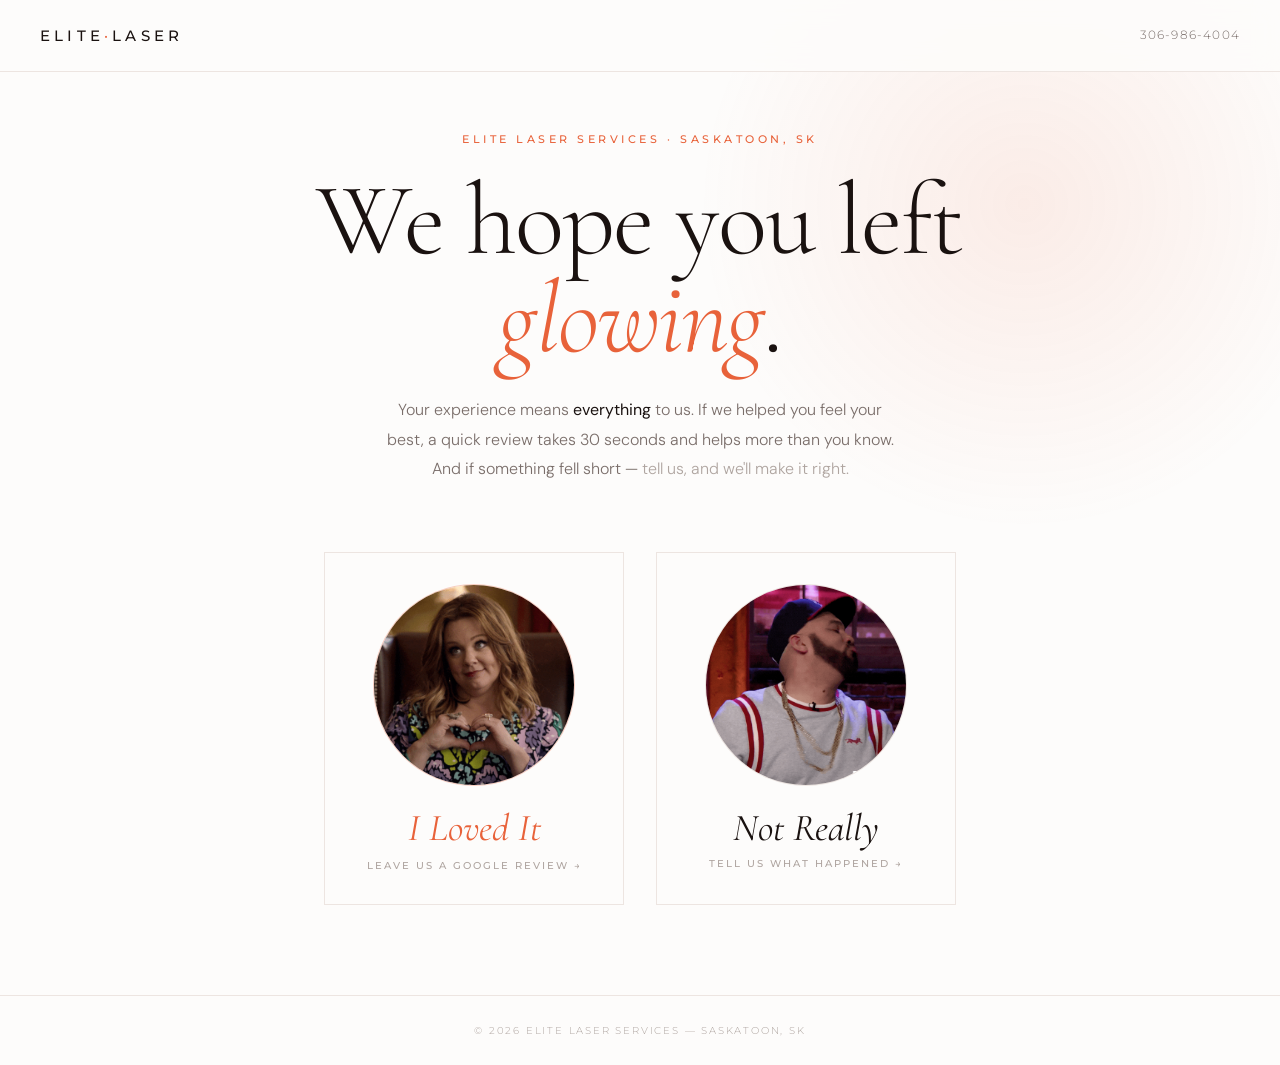
<file: review/index.html>
<!DOCTYPE html>
<html lang="en-CA">
<head>
<meta charset="UTF-8"/>
<!-- Google tag (gtag.js) -->
<script async src="https://www.googletagmanager.com/gtag/js?id=AW-18193457087"></script>
<script>
  window.dataLayer = window.dataLayer || [];
  function gtag(){dataLayer.push(arguments);}
  gtag('js', new Date());
  gtag('config', 'AW-18193457087');
</script>
<meta name="viewport" content="width=device-width,initial-scale=1.0"/>
<meta name="robots" content="noindex,follow"/>
<title>Your Experience — Elite Laser Services</title>
<link rel="preconnect" href="https://fonts.googleapis.com"/>
<link rel="preconnect" href="https://fonts.gstatic.com" crossorigin/>
<link href="https://fonts.googleapis.com/css2?family=Cormorant+Garamond:ital,wght@0,300;0,400;0,600;1,300;1,400;1,600&family=DM+Sans:opsz,wght@9..40,300;9..40,400;9..40,500&family=Montserrat:wght@300;400;500&display=swap" rel="stylesheet"/>
<style>
*,*::before,*::after{margin:0;padding:0;box-sizing:border-box}
:root{
  --white:#FDFCFB; --off:#F8F4F1; --fire:#E8623A; --fire-l:rgba(232,98,58,0.1);
  --fire-b:rgba(232,98,58,0.3); --fire-d:#C44820; --blue:#6B7AE8;
  --ink:#1A1210; --mid:#7A6E6A; --muted:#AFA5A0; --border:#EDE5E1;
  --fd:'Cormorant Garamond',Georgia,serif; --fb:'DM Sans',sans-serif;
  --fl:'Montserrat',sans-serif; --ease:cubic-bezier(0.16,1,0.3,1);
}
html{scroll-behavior:smooth}
body{background:var(--white);color:var(--ink);font-family:var(--fb);font-weight:300;line-height:1.7;min-height:100vh;display:flex;flex-direction:column}

/* soft ambient glow */
body::before{content:'';position:fixed;top:-20%;right:-10%;width:60vw;height:60vw;background:radial-gradient(circle,var(--fire-l) 0%,transparent 60%);pointer-events:none;z-index:0}

nav{display:flex;align-items:center;justify-content:space-between;padding:0 var(--g,40px);height:72px;position:fixed;top:0;left:0;right:0;z-index:100;background:rgba(253,252,251,0.85);backdrop-filter:blur(12px);border-bottom:1px solid var(--border)}
.nl{font-family:var(--fl);font-size:15px;font-weight:500;letter-spacing:.28em;color:var(--ink);text-decoration:none;text-transform:uppercase}
.nl span{color:var(--fire)}
.nphone{font-family:var(--fl);font-size:12px;letter-spacing:.1em;color:var(--mid);text-decoration:none;transition:color .25s}
.nphone:hover{color:var(--fire)}

main{flex:1;display:flex;flex-direction:column;align-items:center;justify-content:center;padding:130px 24px 90px;text-align:center;position:relative;z-index:1}

.eyebrow{font-family:var(--fl);font-size:11px;font-weight:500;letter-spacing:.32em;text-transform:uppercase;color:var(--fire);margin-bottom:22px}
.heading{font-family:var(--fd);font-size:clamp(48px,8vw,104px);font-weight:300;line-height:.96;letter-spacing:-.015em;color:var(--ink);margin-bottom:28px;max-width:900px}
.heading em{font-style:italic;color:var(--fire)}
.sub{font-size:clamp(14px,1.5vw,16px);font-weight:300;color:var(--mid);line-height:1.85;max-width:520px;margin:0 auto 68px}
.sub strong{color:var(--ink);font-weight:400}
.sub .muted{color:var(--muted)}

/* CARDS */
.faces{display:flex;align-items:stretch;justify-content:center;gap:32px;flex-wrap:wrap}
.face-card{display:flex;flex-direction:column;align-items:center;cursor:pointer;text-decoration:none;background:var(--white);border:1px solid var(--border);padding:32px 36px 30px;width:300px;max-width:88vw;transition:transform .4s var(--ease),box-shadow .4s var(--ease),border-color .4s var(--ease)}
.face-card:hover{transform:translateY(-8px);box-shadow:0 24px 60px rgba(26,18,16,0.10);border-color:var(--fire-b)}

/* GIF slot — paste your GIF URL into the <img src="..."> below each card */
.gif-slot{position:relative;width:200px;height:200px;border-radius:50%;overflow:hidden;margin-bottom:24px;background:var(--off);display:flex;align-items:center;justify-content:center}
.gif-slot::after{content:'GIF';position:absolute;font-family:var(--fl);font-size:11px;letter-spacing:.3em;color:var(--muted);z-index:0}
.face-gif{position:relative;z-index:1;width:100%;height:100%;object-fit:cover;display:block}
.face-card--happy .gif-slot{box-shadow:0 0 0 1px var(--fire-b)}
.face-card--happy:hover .gif-slot{box-shadow:0 0 0 2px var(--fire),0 0 28px var(--fire-l)}
.face-card--sad .gif-slot{box-shadow:0 0 0 1px var(--border)}

.cta-main{font-family:var(--fd);font-size:clamp(28px,3.4vw,38px);font-weight:400;font-style:italic;color:var(--ink);line-height:1;margin-bottom:10px}
.face-card--happy .cta-main{color:var(--fire)}
.cta-sub{font-family:var(--fl);font-size:10px;font-weight:500;letter-spacing:.2em;text-transform:uppercase;color:var(--muted);transition:color .3s}
.face-card:hover .cta-sub{color:var(--fire)}

/* FEEDBACK FORM */
.feedback{display:none;width:100%;max-width:540px;margin:0 auto;text-align:left}
.feedback.visible{display:block;animation:fadeUp .5s var(--ease)}
@keyframes fadeUp{from{opacity:0;transform:translateY(24px)}to{opacity:1;transform:translateY(0)}}
.fb-heading{font-family:var(--fd);font-size:clamp(44px,7vw,72px);font-weight:300;font-style:italic;color:var(--ink);line-height:.95;margin-bottom:12px}
.fb-sub{font-family:var(--fl);font-size:11px;font-weight:400;letter-spacing:.18em;text-transform:uppercase;color:var(--muted);margin-bottom:40px}
.fg{margin-bottom:22px}
.fg label{display:block;font-family:var(--fl);font-size:10px;font-weight:500;letter-spacing:.2em;text-transform:uppercase;color:var(--fire);margin-bottom:9px}
.fg input,.fg textarea{width:100%;background:var(--off);border:1px solid var(--border);color:var(--ink);font-family:var(--fb);font-size:15px;font-weight:300;padding:15px 17px;outline:none;transition:border-color .3s;resize:none}
.fg input:focus,.fg textarea:focus{border-color:var(--fire-b)}
.fg textarea{min-height:150px}
::placeholder{color:var(--muted)}
.fb-submit{font-family:var(--fl);font-size:11px;font-weight:500;letter-spacing:.18em;text-transform:uppercase;color:var(--white);background:var(--fire);border:none;padding:17px 40px;cursor:pointer;width:100%;margin-top:6px;transition:background .25s}
.fb-submit:hover{background:var(--fire-d)}
.fb-back{font-family:var(--fl);font-size:10px;letter-spacing:.15em;text-transform:uppercase;color:var(--muted);background:none;border:none;cursor:pointer;margin-top:18px;display:block;text-align:center;width:100%;transition:color .25s}
.fb-back:hover{color:var(--fire)}
.fb-success{display:none;text-align:center;padding:50px 0}
.fb-success.visible{display:block;animation:fadeUp .5s var(--ease)}
.fb-success .fb-heading{color:var(--fire)}

footer{text-align:center;padding:26px;font-family:var(--fl);font-size:10px;letter-spacing:.18em;text-transform:uppercase;color:var(--muted);border-top:1px solid var(--border);position:relative;z-index:1}

@media(max-width:680px){
  nav{padding:0 22px;height:62px}
  main{padding:108px 22px 70px}
  .faces{gap:22px}
}
</style>
</head>
<body>
<nav>
  <a href="/" class="nl">ELITE<span>·</span>LASER</a>
  <a href="tel:3069864004" class="nphone">306-986-4004</a>
</nav>

<main>
  <!-- INITIAL STATE -->
  <div id="initialState">
    <div class="eyebrow">Elite Laser Services · Saskatoon, SK</div>
    <h1 class="heading">We hope you left<br/><em>glowing</em>.</h1>
    <p class="sub">
      Your experience means <strong>everything</strong> to us. If we helped you feel your best, a quick review takes 30 seconds and helps more than you know. And if something fell short — <span class="muted">tell us, and we'll make it right.</span>
    </p>

    <div class="faces">

      <!-- HAPPY → Google review.
           Replace the href with your direct Google review link (e.g. a g.page/r/.../review short link)
           for the smoothest "write a review" experience. -->
      <a href="https://g.page/r/Cam9dizBeSxSEBM/review" target="_blank" rel="noopener" class="face-card face-card--happy">
        <div class="gif-slot">
          <img class="face-gif" src="loved-it.gif" alt="" onerror="this.style.display='none'"/>
        </div>
        <div class="cta-main">I Loved It</div>
        <div class="cta-sub">Leave us a Google review →</div>
      </a>

      <!-- NOT HAPPY → private feedback form -->
      <button class="face-card face-card--sad" id="sadBtn" type="button">
        <div class="gif-slot">
          <img class="face-gif" src="not-really.gif" alt="" onerror="this.style.display='none'"/>
        </div>
        <div class="cta-main">Not Really</div>
        <div class="cta-sub">Tell us what happened →</div>
      </button>

    </div>
  </div>

  <!-- FEEDBACK FORM -->
  <div class="feedback" id="feedbackSection">
    <div class="fb-heading">We're sorry.</div>
    <div class="fb-sub">Tell us what went wrong — we'll make it right</div>
    <!-- Replace the action URL with your own Formspree (or other) endpoint to receive these messages. -->
    <form id="feedbackForm" action="https://formspree.io/f/xykabady" method="POST">
      <div class="fg">
        <label>Your Name</label>
        <input type="text" name="name" placeholder="First name is fine" required/>
      </div>
      <div class="fg">
        <label>Email (optional)</label>
        <input type="email" name="email" placeholder="So we can follow up with you"/>
      </div>
      <div class="fg">
        <label>What happened?</label>
        <textarea name="message" placeholder="Tell us everything. We're listening." required></textarea>
      </div>
      <input type="hidden" name="_subject" value="Elite Laser — Private Feedback"/>
      <button type="submit" class="fb-submit">Send Feedback</button>
      <button type="button" class="fb-back" id="backBtn">← Go back</button>
    </form>
    <div class="fb-success" id="formSuccess">
      <div class="fb-heading">Thank you.</div>
      <div class="fb-sub">We'll be in touch soon to make things right.</div>
    </div>
  </div>
</main>

<footer>© 2026 Elite Laser Services — Saskatoon, SK</footer>

<script>
  var sadBtn=document.getElementById('sadBtn'),
      backBtn=document.getElementById('backBtn'),
      initialState=document.getElementById('initialState'),
      feedbackSection=document.getElementById('feedbackSection'),
      feedbackForm=document.getElementById('feedbackForm'),
      formSuccess=document.getElementById('formSuccess');

  function openFeedback(){
    initialState.style.display='none';
    feedbackSection.classList.add('visible');
    window.scrollTo({top:0,behavior:'smooth'});
  }
  // Arriving via #feedback (e.g. a link in a follow-up email) jumps straight to the form
  if(window.location.hash==='#feedback') openFeedback();
  sadBtn.addEventListener('click',openFeedback);
  backBtn.addEventListener('click',function(){
    feedbackSection.classList.remove('visible');
    initialState.style.display='block';
  });
  feedbackForm.addEventListener('submit',async function(e){
    e.preventDefault();
    var data=new FormData(feedbackForm);
    try{
      var res=await fetch(feedbackForm.action,{method:'POST',body:data,headers:{'Accept':'application/json'}});
      if(res.ok){feedbackForm.style.display='none';formSuccess.classList.add('visible');}
      else{alert('Something went wrong. Please try again.');}
    }catch(err){alert('Something went wrong. Please try again.');}
  });
</script>
</body>
</html>
</file>
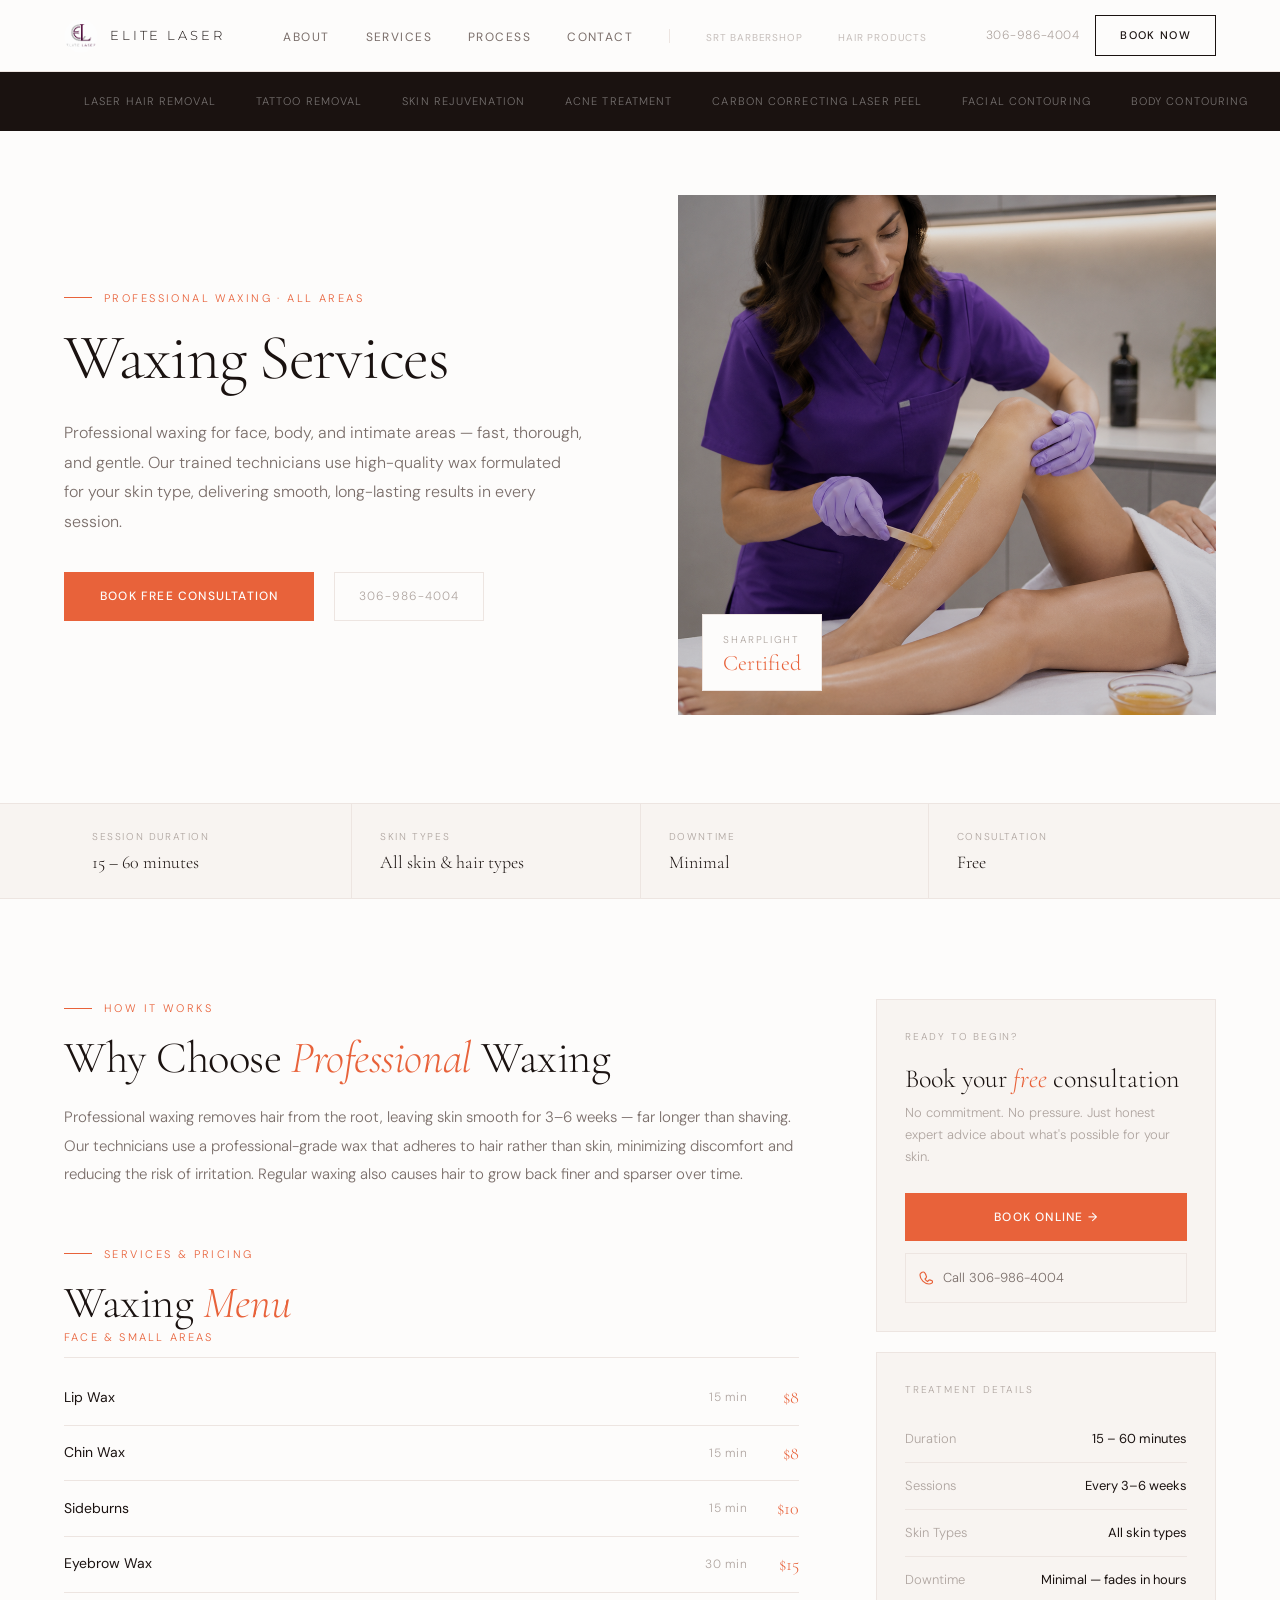
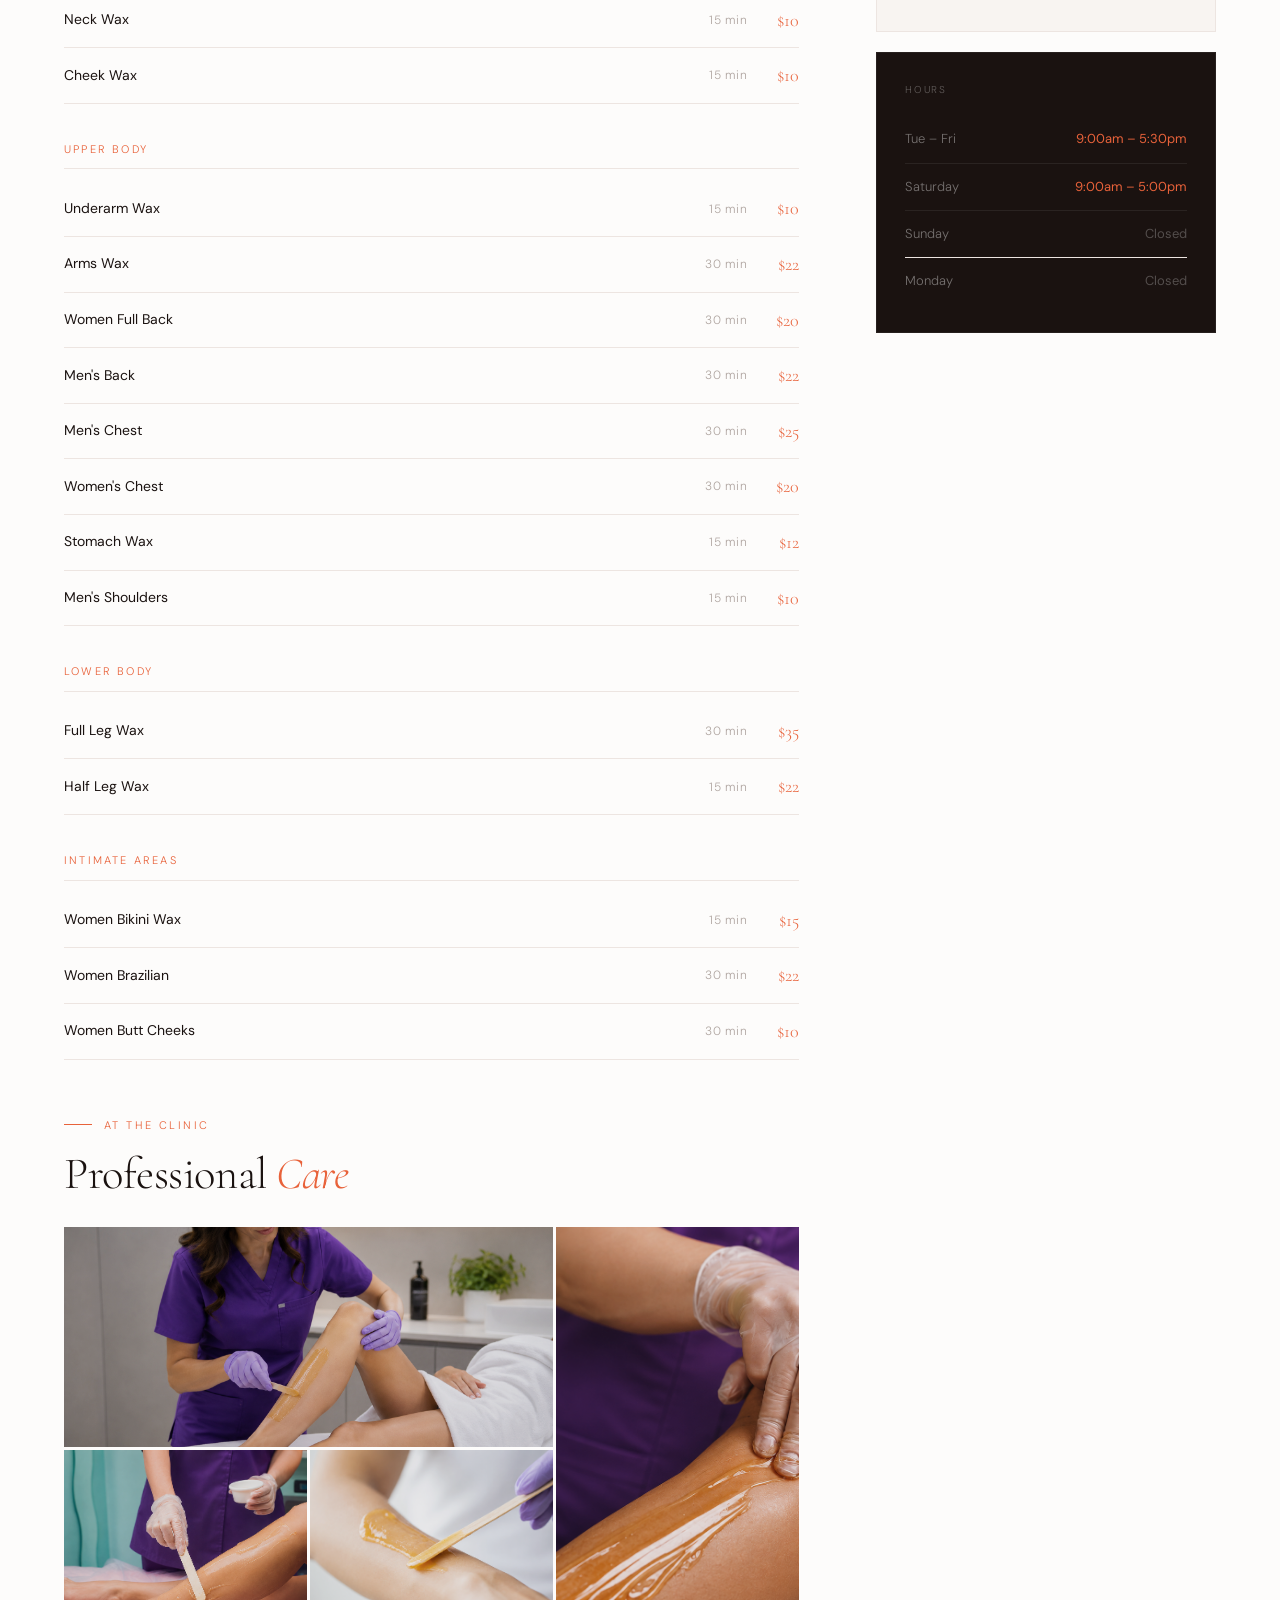
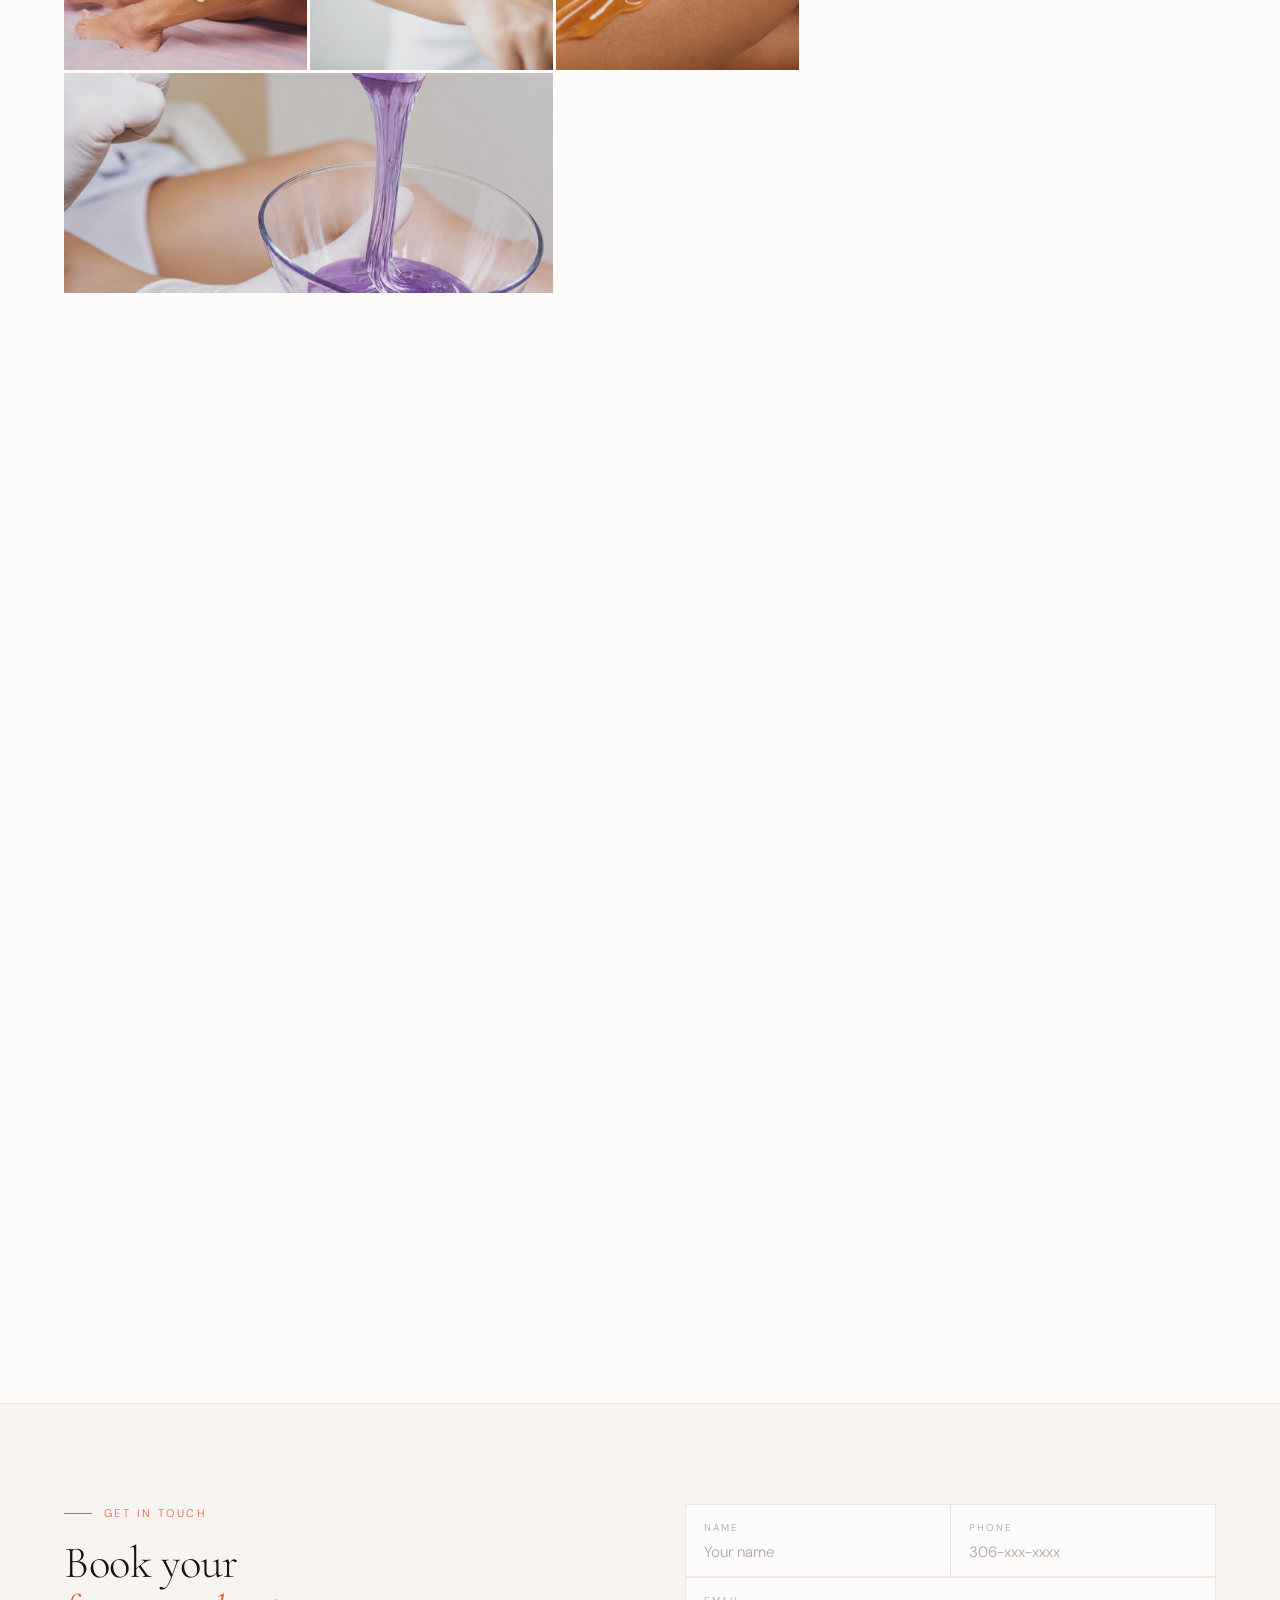
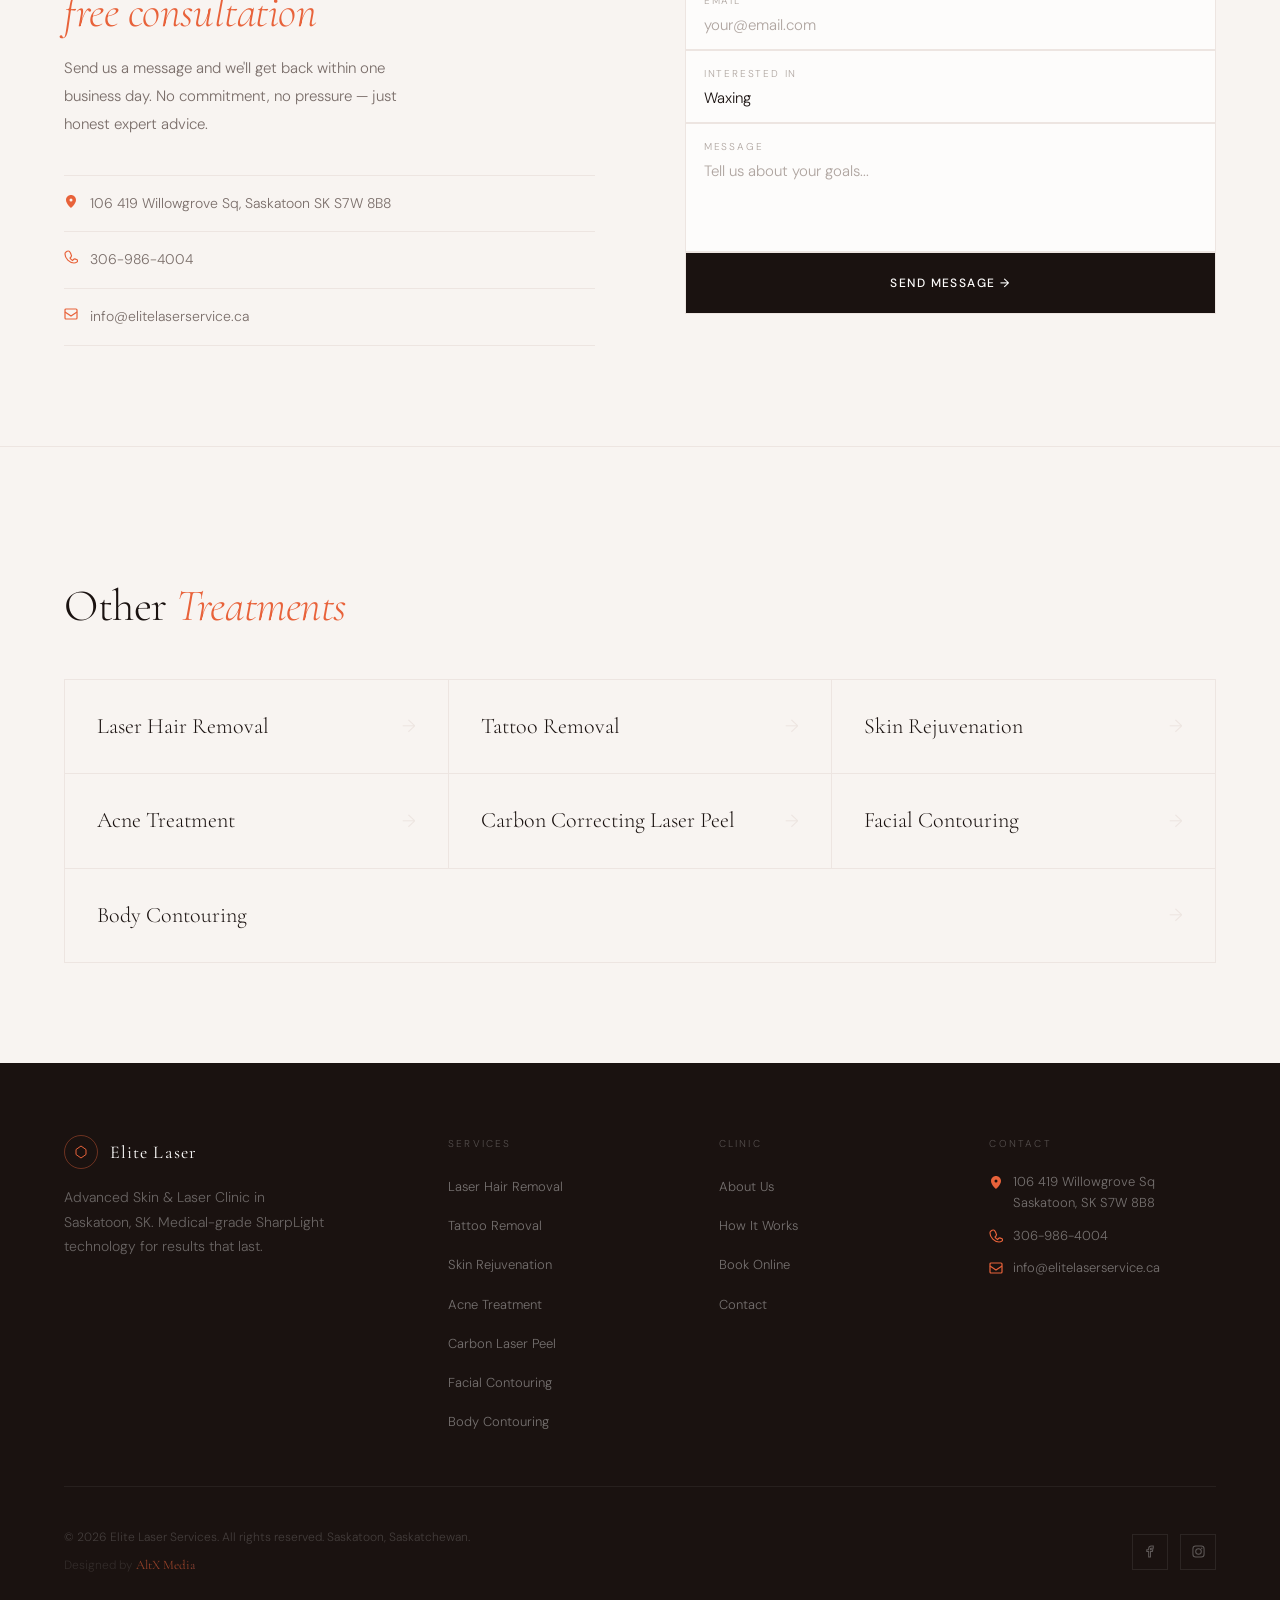
<file: services/waxing/index.html>
<!DOCTYPE html>
<html lang="en-CA">
<head>
<!-- Google tag (gtag.js) -->
<script async src="https://www.googletagmanager.com/gtag/js?id=AW-18193457087"></script>
<script>
  window.dataLayer = window.dataLayer || [];
  function gtag(){dataLayer.push(arguments);}
  gtag('js', new Date());
  gtag('config', 'AW-18193457087');
</script>

<meta charset="UTF-8"/>
<meta name="viewport" content="width=device-width,initial-scale=1.0"/>
<meta http-equiv="X-UA-Compatible" content="IE=edge"/>
<title>Waxing Saskatoon | Professional Waxing Services | Elite Laser Services</title>
<meta name="description" content="Professional waxing services in Saskatoon at Elite Laser Services. Face, body, and intimate waxing. Smooth, long-lasting results. Book your appointment today."/>
<meta name="robots" content="index,follow,max-image-preview:large,max-snippet:-1"/>
<meta name="author" content="Elite Laser Services"/>
<meta name="geo.region" content="CA-SK"/>
<meta name="geo.placename" content="Saskatoon"/>
<link rel="canonical" href="https://elitelaserservice.ca/services/waxing/"/>
<meta property="og:type" content="website"/>
<meta property="og:url" content="https://elitelaserservice.ca/services/waxing/"/>
<meta property="og:title" content="Waxing Services | Elite Laser Services Saskatoon"/>
<meta property="og:description" content="Professional waxing in Saskatoon. Face, body, and intimate areas. Book today."/>
<meta property="og:image" content="https://images.unsplash.com/photo-1570172619644-dfd03ed5d881?w=1200&q=85&auto=format&fit=crop"/>
<meta property="og:locale" content="en_CA"/>
<meta property="og:site_name" content="Elite Laser Services"/>
<meta name="twitter:card" content="summary_large_image"/>
<meta name="twitter:title" content="Waxing Services | Elite Laser Services Saskatoon"/>
<meta name="twitter:description" content="Professional waxing in Saskatoon. Face, body, and intimate areas. Book today."/>
<meta name="twitter:image" content="https://images.unsplash.com/photo-1570172619644-dfd03ed5d881?w=1200&q=85&auto=format&fit=crop"/>
<meta name="theme-color" content="#1A1210"/>
<link rel="icon" type="image/png" href="/favicon.png"/>
<link rel="apple-touch-icon" href="/favicon.png"/>
<link rel="dns-prefetch" href="https://fonts.googleapis.com"/>
<link rel="preconnect" href="https://fonts.googleapis.com"/>
<link rel="preconnect" href="https://fonts.gstatic.com" crossorigin/>
<link href="https://fonts.googleapis.com/css2?family=Cormorant+Garamond:ital,wght@0,300;0,400;0,600;1,300;1,400;1,600&family=DM+Sans:opsz,wght@9..40,300;9..40,400;9..40,500&family=Montserrat:wght@300;400&display=swap" rel="stylesheet"/>
<style>
*,*::before,*::after{box-sizing:border-box;margin:0;padding:0}
:root{
  --white:#FDFCFB;--off:#F8F4F1;
  --fire:#E8623A;--fire-l:rgba(232,98,58,0.09);--fire-d:#C44820;--fire-b:rgba(232,98,58,0.25);
  --blue:#6B7AE8;--blue-l:rgba(107,122,232,0.08);
  --ink:#1A1210;--mid:#7A6E6A;--muted:#AFA5A0;--border:#EDE5E1;
  --fd:'Cormorant Garamond',Georgia,serif;
  --fb:'DM Sans',sans-serif;
  --ease:cubic-bezier(0.16,1,0.3,1);
  --nav:72px;--g:clamp(20px,5vw,72px);--max:1280px;
}
html{font-size:16px;scroll-behavior:smooth}
body{background:var(--white);color:var(--ink);font-family:var(--fb);font-weight:300;line-height:1.7;overflow-x:hidden;cursor:none;padding-top:var(--nav)}
img{max-width:100%;display:block}
a{text-decoration:none;color:inherit}
button{border:none;background:none;font:inherit;cursor:none}
::selection{background:var(--fire-l);color:var(--fire-d)}

/* ══ CURSOR ══ */
#cd{position:fixed;width:7px;height:7px;background:var(--fire);border-radius:50%;pointer-events:none;z-index:9999;left:-200px;top:-200px;transform:translate(-50%,-50%);box-shadow:0 0 6px 2px rgba(232,98,58,0.6);will-change:left,top}
#cr{position:fixed;width:28px;height:28px;border:1px solid rgba(232,98,58,0.4);border-radius:50%;pointer-events:none;z-index:9998;left:-200px;top:-200px;transform:translate(-50%,-50%);will-change:left,top}

/* ══ NAV ══ */
nav{position:fixed;top:0;left:0;right:0;z-index:9100;height:var(--nav);display:flex;align-items:center;background:#FDFCFB;border-bottom:1px solid #EDE5E1;}

@keyframes logopulse{
  0%,100%{box-shadow:0 0 0 0 rgba(232,98,58,0.0)}
  50%{box-shadow:0 0 0 6px rgba(232,98,58,0.18),0 0 16px rgba(232,98,58,0.1)}
}

.ni{width:100%;max-width:var(--max);margin:0 auto;padding:0 var(--g);display:flex;align-items:center;justify-content:space-between}
.logo{display:flex;align-items:center;gap:12px}
.logo-mark{width:34px;height:34px;border:1px solid var(--fire);border-radius:50%;display:flex;align-items:center;justify-content:center;transition:background .25s;flex-shrink:0;animation:logopulse 3s ease-in-out infinite}
.logo-mark:hover{background:var(--fire-l)}

.logo-text{font-family:'Montserrat',sans-serif;font-size:13px;font-weight:300;letter-spacing:.22em;text-transform:uppercase;color:var(--ink)}
.nl{display:flex;gap:36px;list-style:none;align-items:center}
.nl a{font-size:12px;font-weight:400;letter-spacing:.12em;text-transform:uppercase;color:var(--mid);transition:color .2s;position:relative}
.nl a::after{content:'';position:absolute;bottom:-3px;left:0;width:0;height:1px;background:var(--fire);transition:width .3s var(--ease)}
.nl a:hover{color:var(--ink)}.nl a:hover::after{width:100%}
.nl-sep{width:1px;height:14px;background:var(--border);flex-shrink:0;align-self:center}
.nl-sister{font-size:10px !important;letter-spacing:.08em !important;color:var(--muted) !important;opacity:0.7}
.nl-sister:hover{opacity:1;color:var(--fire) !important}
.nl-sister::after{display:none !important}
.svc-nav-active{color:var(--ink) !important}
.svc-nav-active::after{width:100% !important}
.na{display:flex;align-items:center;gap:16px}
.nav-phone{font-size:12px;color:var(--muted);transition:color .2s;letter-spacing:.04em}
.nav-phone:hover{color:var(--ink)}
.nav-book{display:inline-flex;align-items:center;gap:8px;padding:10px 24px;border:1px solid var(--ink);color:var(--ink);font-family:var(--fb);font-size:11px;font-weight:500;letter-spacing:.12em;text-transform:uppercase;transition:background .25s,color .25s,border-color .25s}
.nav-book:hover{background:var(--fire);color:var(--white);border-color:var(--fire)}
.nav-toggle{display:none;flex-direction:column;gap:5px;width:24px;padding:3px 0;cursor:none}
.nav-toggle span{display:block;height:1px;background:var(--ink);transition:all .3s}

/* ══ SERVICE NAV STRIP ══ */
.svc-nav-strip{background:var(--ink);padding:12px var(--g);overflow-x:auto;white-space:nowrap;-webkit-overflow-scrolling:touch;position:relative;z-index:1}
.svc-nav-strip::-webkit-scrollbar{display:none}
.svc-nav-strip ul{display:flex;gap:0;list-style:none;max-width:var(--max);margin:0 auto}
.svc-nav-strip a{display:inline-block;padding:8px 20px;font-size:11px;letter-spacing:.1em;text-transform:uppercase;color:rgba(255,255,255,0.4);transition:color .2s;white-space:nowrap}
.svc-nav-strip a:hover,.svc-strip-active{color:var(--fire) !important}

/* ══ BREADCRUMB ══ */
.breadcrumb{padding:24px var(--g) 0;max-width:var(--max);margin:0 auto}
.breadcrumb ol{display:flex;flex-wrap:wrap;gap:8px;list-style:none;font-size:12px;color:var(--muted);letter-spacing:.04em}
.breadcrumb ol li+li::before{content:'›';margin-right:8px;color:var(--border)}
.breadcrumb ol li a{color:var(--muted);transition:color .2s}
.breadcrumb ol li a:hover{color:var(--fire)}
.breadcrumb ol li[aria-current]{color:var(--fire)}

/* ══ HERO ══ */
.svc-hero{padding:clamp(36px,5vw,64px) var(--g) clamp(56px,7vw,88px);max-width:var(--max);margin:0 auto;display:grid;grid-template-columns:1fr 1fr;gap:clamp(40px,6vw,80px);align-items:center}
.svc-eyebrow{display:flex;align-items:center;gap:12px;margin-bottom:20px}
.sec-label-line{width:28px;height:1px;background:var(--fire);flex-shrink:0}
.sec-label-text{font-size:11px;letter-spacing:.22em;text-transform:uppercase;color:var(--fire)}
.svc-h1{font-family:var(--fd);font-size:clamp(44px,5vw,80px);font-weight:300;line-height:.98;letter-spacing:-.02em;color:var(--ink);margin-bottom:28px}
.svc-h1 em{font-style:italic;color:var(--fire)}
.svc-intro{font-size:16px;color:var(--mid);line-height:1.85;margin-bottom:36px;max-width:520px}
.svc-cta-group{display:flex;align-items:center;gap:20px;flex-wrap:wrap}
.btn-primary{display:inline-flex;align-items:center;gap:10px;padding:14px 36px;background:var(--fire);color:var(--white);font-family:var(--fb);font-size:12px;font-weight:500;letter-spacing:.1em;text-transform:uppercase;transition:background .2s,transform .2s;cursor:none}
.btn-primary:hover{background:var(--fire-d);transform:translateY(-1px)}
.btn-ghost-link{display:inline-flex;align-items:center;gap:8px;font-size:12px;letter-spacing:.08em;color:var(--muted);text-transform:uppercase;transition:color .25s;border:1px solid var(--border);padding:13px 24px}
.btn-ghost-link:hover{border-color:var(--ink);color:var(--ink)}
.svc-hero-img{position:relative;overflow:hidden}
.svc-hero-img img{width:100%;height:520px;object-fit:cover;object-position:center;filter:brightness(0.88) saturate(0.8);transition:transform 1s var(--ease)}
.svc-hero-img:hover img{transform:scale(1.04)}
.svc-hero-img-badge{position:absolute;bottom:24px;left:24px;background:var(--white);border:1px solid var(--border);padding:16px 20px}
.badge-label{font-size:10px;letter-spacing:.16em;text-transform:uppercase;color:var(--muted);margin-bottom:4px}
.badge-value{font-family:var(--fd);font-size:22px;font-weight:300;color:var(--fire);line-height:1}

/* ══ STATS BAR ══ */
.svc-stats{background:var(--off);border-top:1px solid var(--border);border-bottom:1px solid var(--border);padding:0 var(--g)}
.svc-stats-inner{max-width:var(--max);margin:0 auto;display:grid;grid-template-columns:repeat(4,1fr);gap:1px;background:var(--border)}
.svc-stat{background:var(--off);padding:24px 28px;transition:background .3s}
.svc-stat:hover{background:var(--white)}
.svc-stat-label{font-size:10px;letter-spacing:.16em;text-transform:uppercase;color:var(--muted);margin-bottom:6px}
.svc-stat-value{font-family:var(--fd);font-size:18px;font-weight:300;color:var(--ink);line-height:1.3}

/* ══ MAIN CONTENT ══ */
.svc-content{padding:clamp(60px,8vw,100px) 0}
.svc-content-inner{max-width:var(--max);margin:0 auto;padding:0 var(--g);display:grid;grid-template-columns:1fr 340px;gap:clamp(48px,6vw,80px);align-items:start}
.sec-label{display:flex;align-items:center;gap:12px;margin-bottom:16px}
.sec-h{font-family:var(--fd);font-size:clamp(30px,3.5vw,48px);font-weight:300;line-height:1.1;letter-spacing:-.01em;color:var(--ink)}
.sec-h em{font-style:italic;color:var(--fire)}
.body-text{font-size:15px;color:var(--mid);line-height:1.9;margin-top:20px}
.svc-content-block{margin-bottom:56px}

/* ══ VIDEO ══ */
.svc-video-wrap{margin-bottom:56px}
.svc-video{width:100%;max-height:460px;object-fit:cover;background:var(--ink)}

/* ══ WHAT TO EXPECT TABLE ══ */
.expect-table{margin-top:28px;border-top:1px solid var(--border)}
.expect-row{display:flex;justify-content:space-between;align-items:baseline;padding:14px 0;border-bottom:1px solid var(--border);font-size:14px;gap:20px}
.expect-label{color:var(--muted);flex-shrink:0;min-width:140px}
.expect-value{color:var(--ink);font-weight:400;text-align:right}

/* ══ FAQ ══ */
.faq-list{margin-top:28px}
.faq-item{border-bottom:1px solid var(--border)}
.faq-item:first-child{border-top:1px solid var(--border)}
.faq-q{width:100%;display:flex;justify-content:space-between;align-items:center;padding:20px 0;font-size:15px;font-weight:400;color:var(--ink);text-align:left;gap:16px;cursor:none;transition:color .2s}
.faq-q:hover{color:var(--fire)}
.faq-icon{font-size:20px;font-weight:300;color:var(--fire);flex-shrink:0;transition:transform .3s var(--ease)}
.faq-q[aria-expanded="true"] .faq-icon{transform:rotate(45deg)}
.faq-a{padding:0 0 20px}
.faq-a p{font-size:14px;color:var(--mid);line-height:1.8}

/* ══ CONTACT FORM ══ */
.svc-contact{padding:clamp(60px,8vw,100px) 0;background:var(--off);border-top:1px solid var(--border)}
.svc-contact-inner{max-width:var(--max);margin:0 auto;padding:0 var(--g);display:grid;grid-template-columns:1fr 1fr;gap:clamp(48px,7vw,100px);align-items:start}
.contact-info-h{font-family:var(--fd);font-size:clamp(30px,3.5vw,48px);font-weight:300;line-height:1.1;letter-spacing:-.01em;color:var(--ink);margin-top:12px}
.contact-info-h em{font-style:italic;color:var(--fire)}
.contact-info-sub{font-size:15px;color:var(--mid);line-height:1.85;margin-top:18px;max-width:380px}
.contact-details{margin-top:36px;display:flex;flex-direction:column;gap:0}
.cdet{display:flex;gap:12px;padding:16px 0;border-bottom:1px solid var(--border);align-items:flex-start}
.cdet:first-child{border-top:1px solid var(--border)}
.cdet svg{color:var(--fire);flex-shrink:0;margin-top:2px}
.cdet span,.cdet a{font-size:14px;color:var(--mid);line-height:1.7;transition:color .2s}
.cdet a:hover{color:var(--fire)}
.form-wrap{border:1px solid var(--border);background:var(--white)}
.f-row{display:grid;grid-template-columns:1fr 1fr}
.f-group{display:flex;flex-direction:column;border-bottom:1px solid var(--border)}
.f-group+.f-group{border-left:1px solid var(--border)}
.f-group.full{grid-column:1/-1;border-left:none}
.f-label{font-size:10px;letter-spacing:.18em;text-transform:uppercase;color:var(--muted);padding:14px 18px 0}
.f-input,.f-textarea,.f-select{background:transparent;border:none;outline:none;padding:6px 18px 14px;color:var(--ink);font-family:var(--fb);font-size:15px;font-weight:300;width:100%;transition:background .2s}
.f-group:focus-within{background:var(--fire-l)}
.f-input::placeholder,.f-textarea::placeholder{color:var(--muted)}
.f-textarea{resize:none;min-height:96px}
.f-select{appearance:none;-webkit-appearance:none;cursor:none;color:var(--muted)}
.f-select:focus,.f-select:valid{color:var(--ink)}
.f-select option{background:var(--white);color:var(--ink)}
.f-submit-row{border-top:1px solid var(--border)}
.btn-submit{width:100%;padding:20px;background:var(--ink);color:var(--white);font-family:var(--fb);font-size:12px;font-weight:500;letter-spacing:.12em;text-transform:uppercase;border:none;cursor:none;transition:background .25s;display:flex;align-items:center;justify-content:center;gap:10px}
.btn-submit:hover{background:var(--fire)}
.form-success{display:none;padding:20px;text-align:center;font-size:14px;color:var(--mid)}

/* ══ SIDEBAR ══ */
.svc-sidebar{position:sticky;top:calc(var(--nav) + 24px)}
.sidebar-card{background:var(--off);border:1px solid var(--border);padding:28px;margin-bottom:20px}
.sidebar-card-title{font-size:10px;letter-spacing:.18em;text-transform:uppercase;color:var(--muted);margin-bottom:18px}
.sidebar-cta-h{font-family:var(--fd);font-size:26px;font-weight:300;line-height:1.2;color:var(--ink);margin-bottom:8px}
.sidebar-cta-h em{font-style:italic;color:var(--fire)}
.sidebar-cta-sub{font-size:13px;color:var(--muted);line-height:1.7;margin-bottom:24px}
.btn-primary-full{width:100%;display:flex;align-items:center;justify-content:center;gap:10px;padding:14px;background:var(--fire);color:var(--white);font-family:var(--fb);font-size:12px;font-weight:500;letter-spacing:.1em;text-transform:uppercase;transition:background .2s;cursor:none}
.btn-primary-full:hover{background:var(--fire-d)}
.sidebar-phone{display:flex;align-items:center;gap:10px;padding:13px;border:1px solid var(--border);font-size:13px;color:var(--mid);transition:border-color .2s,color .2s;margin-top:12px}
.sidebar-phone:hover{border-color:var(--fire);color:var(--fire)}
.sidebar-phone svg{color:var(--fire);flex-shrink:0}
.sidebar-detail{display:flex;justify-content:space-between;padding:12px 0;border-bottom:1px solid var(--border);font-size:13px;gap:12px}
.sidebar-detail:first-of-type{border-top:1px solid var(--border)}
.sidebar-detail-label{color:var(--muted);flex-shrink:0}
.sidebar-detail-value{color:var(--ink);font-weight:400;text-align:right}

/* ══ OTHER SERVICES ══ */
.other-svcs{padding:clamp(60px,8vw,100px) 0;background:var(--off);border-top:1px solid var(--border)}
.other-svcs-inner{max-width:var(--max);margin:0 auto;padding:0 var(--g)}
.other-svc-grid{display:grid;grid-template-columns:repeat(3,1fr);gap:1px;background:var(--border);border:1px solid var(--border);margin-top:48px}
.other-svc-card{background:var(--off);padding:28px 32px;display:flex;justify-content:space-between;align-items:center;transition:background .3s,padding-left .35s var(--ease)}
.other-svc-card:hover{background:var(--fire);padding-left:44px}
.other-svc-name{font-family:var(--fd);font-size:22px;font-weight:300;color:var(--ink);transition:color .3s}
.other-svc-card:hover .other-svc-name{color:var(--white)}
.other-svc-arr{font-size:18px;color:var(--border);transition:color .3s,transform .3s}
.other-svc-card:hover .other-svc-arr{color:var(--white);transform:translateX(6px)}
.other-svc-card:last-child{grid-column:1/-1}

/* ══ FOOTER ══ */
footer{background:var(--ink);padding:72px 0 40px}
.foot-inner{max-width:var(--max);margin:0 auto;padding:0 var(--g)}
.foot-top{display:grid;grid-template-columns:1.5fr 1fr 1fr 1fr;gap:44px;padding-bottom:52px;border-bottom:1px solid rgba(255,255,255,0.06)}
.foot-brand-desc{font-size:14px;color:rgba(255,255,255,0.35);line-height:1.75;margin-top:16px;max-width:260px}
.foot-col-h{font-size:10px;letter-spacing:.22em;text-transform:uppercase;color:rgba(255,255,255,0.25);margin-bottom:20px}
.foot-links{list-style:none;display:flex;flex-direction:column;gap:12px}
.foot-links a{font-size:13px;color:rgba(255,255,255,0.4);transition:color .2s}
.foot-links a:hover{color:var(--fire)}
.foot-ci{display:flex;gap:10px;margin-bottom:12px;align-items:flex-start}
.foot-ci svg{color:var(--fire);flex-shrink:0;margin-top:3px}
.foot-ci span,.foot-ci a{font-size:13px;color:rgba(255,255,255,0.4);line-height:1.6;transition:color .2s}
.foot-ci a:hover{color:var(--fire)}
.foot-bottom{margin-top:40px;display:flex;align-items:center;justify-content:space-between;flex-wrap:wrap;gap:16px}
.foot-copy{font-size:12px;color:rgba(255,255,255,0.18)}
.foot-socials{display:flex;gap:12px}
.soc-link{width:36px;height:36px;border:1px solid rgba(255,255,255,0.08);display:flex;align-items:center;justify-content:center;color:rgba(255,255,255,0.3);transition:border-color .2s,color .2s}
.soc-link:hover{border-color:var(--fire-b);color:var(--fire)}
.foot-logo{display:flex;align-items:center;gap:12px;margin-bottom:4px}
.foot-logo-mark{width:34px;height:34px;border:1px solid rgba(232,98,58,0.4);border-radius:50%;display:flex;align-items:center;justify-content:center;animation:logopulse 3s ease-in-out infinite}
.foot-logo-text{font-family:var(--fd);font-size:18px;font-weight:400;letter-spacing:.06em;color:var(--white)}

/* ══ DEALS ══ */
.deals-section{padding:clamp(56px,7vw,88px) 0;background:var(--white);border-top:1px solid var(--border)}
.deals-inner{max-width:var(--max);margin:0 auto;padding:0 var(--g)}
.deals-header{margin-bottom:40px}
.deals-grid{display:grid;grid-template-columns:1fr 1fr;gap:clamp(20px,3vw,40px)}
.deal-card{overflow:hidden;border:1px solid var(--border);transition:box-shadow .3s,transform .3s}
.deal-card:hover{box-shadow:0 8px 40px rgba(26,18,16,0.08);transform:translateY(-2px)}
.deal-card img{width:100%;display:block}
@media(max-width:640px){.deals-grid{grid-template-columns:1fr}}

/* ══ BEFORE & AFTER ══ */
.baa-section{background:var(--off);border-top:1px solid var(--border);border-bottom:1px solid var(--border);padding:clamp(56px,7vw,88px) 0}
.baa-inner{max-width:var(--max);margin:0 auto;padding:0 var(--g)}
.baa-header{margin-bottom:40px}
.baa-sub{font-size:15px;color:var(--mid);line-height:1.85;margin-top:14px;max-width:480px}
.baa-img-wrap{position:relative}
.baa-img-wrap img{width:100%;display:block;border:1px solid var(--border)}
.baa-disclaimer{margin-top:14px;font-size:11px;letter-spacing:.06em;color:var(--muted)}

/* ══ WAXING MENU ══ */
.wax-category{margin-bottom:36px}
.wax-cat-title{font-size:11px;letter-spacing:.2em;text-transform:uppercase;color:var(--fire);margin-bottom:12px;padding-bottom:10px;border-bottom:1px solid var(--border)}
.wax-row{display:grid;grid-template-columns:1fr auto auto;gap:16px;align-items:center;padding:12px 0;border-bottom:1px solid var(--border);font-size:14px}
.wax-name{color:var(--ink);font-weight:400}
.wax-meta{color:var(--muted);font-size:12px;letter-spacing:.04em;text-align:right}
.wax-price{font-family:var(--fd);font-size:18px;font-weight:300;color:var(--fire);min-width:36px;text-align:right}

/* ══ GALLERY ══ */
.gallery-grid{display:grid;grid-template-columns:repeat(3,1fr);grid-auto-rows:220px;gap:3px}
.gallery-item{display:block;position:relative;overflow:hidden;background:var(--off)}
.gallery-item--wide{grid-column:span 2}
.gallery-item--tall{grid-row:span 2}
.gallery-item img{width:100%;height:100%;object-fit:cover;transition:transform .7s var(--ease);filter:brightness(0.92) saturate(0.85)}
.gallery-item:hover img{transform:scale(1.06);filter:brightness(0.75) saturate(0.7)}
.gallery-overlay{position:absolute;inset:0;display:flex;align-items:center;justify-content:center;opacity:0;transition:opacity .3s}
.gallery-item:hover .gallery-overlay{opacity:1}
.gallery-overlay span{font-size:10px;letter-spacing:.22em;text-transform:uppercase;color:var(--white);border:1px solid rgba(255,255,255,0.5);padding:8px 18px}
@media(max-width:640px){
  .gallery-grid{grid-template-columns:1fr 1fr;grid-auto-rows:160px}
  .gallery-item--wide{grid-column:span 2}
  .gallery-item--tall{grid-row:span 1}
}

/* ══ REVEAL ══ */
.rv{opacity:0;transform:translateY(24px);transition:opacity .9s var(--ease),transform .9s var(--ease)}
.rv.vs{opacity:1;transform:none}
.d1{transition-delay:.1s}.d2{transition-delay:.2s}.d3{transition-delay:.3s}

/* ══ LIQUID FIRE ══ */
@keyframes liquidFire{0%{background-position:0% 50%}40%{background-position:100% 50%}60%{background-position:100% 50%}100%{background-position:0% 50%}}

/* ══ RESPONSIVE ══ */
@media(max-width:1100px){
  .foot-top{grid-template-columns:1fr 1fr}
  .other-svc-grid{grid-template-columns:1fr 1fr}
}
@media(max-width:860px){
  .svc-hero{grid-template-columns:1fr}
  .svc-hero-img img{height:360px}
  .svc-content-inner{grid-template-columns:1fr}
  .svc-sidebar{position:static}
  .svc-stats-inner{grid-template-columns:1fr 1fr}
  .svc-contact-inner{grid-template-columns:1fr}
  .other-svc-grid{grid-template-columns:1fr}
}
@media(max-width:640px){
  body{cursor:auto}
  #cd,#cr{display:none}
  .nl,.nav-phone{display:none}
  .nav-toggle{display:flex}
  .svc-stats-inner{grid-template-columns:1fr 1fr}
  .svc-cta-group{flex-direction:column;align-items:flex-start}
  .f-row{grid-template-columns:1fr}
  .f-group+.f-group{border-left:none}
  .foot-top{grid-template-columns:1fr !important}
  .other-svc-grid{grid-template-columns:1fr}
}
</style>
</head>
<body>

<div id="cd"></div>
<div id="cr"></div>

<!-- NAV -->
<nav id="nav">
  <div class="ni">
    <a class="logo" href="/">
      <div class="logo-mark" style="border:none;background:transparent;overflow:hidden;padding:0">
        <img src="/images/Elite_Laser_Logo.png" alt="Elite Laser" style="width:34px;height:34px;object-fit:cover;object-position:center top;border-radius:50%;display:block"/>
      </div>
      <span class="logo-text">Elite Laser</span>
    </a>
    <ul class="nl">
      <li><a href="/#about">About</a></li>
      <li><a href="/#services">Services</a></li>
      <li><a href="/#process">Process</a></li>
      <li><a href="/#contact">Contact</a></li>
      <li class="nl-sep" aria-hidden="true"></li>
      <li><a href="https://srtbarbershop.com" target="_blank" rel="noopener" class="nl-sister">SRT Barbershop</a></li>
      <li><a href="https://savagehair.ca" target="_blank" rel="noopener" class="nl-sister">Hair Products</a></li>
    </ul>
    <div class="na">
      <a class="nav-phone" href="tel:3069864004">306-986-4004</a>
      <a class="nav-book" href="https://getsquire.com/booking/book/srt-barber-and-elite-laser-saskatoon" target="_blank">Book Now</a>
      <button class="nav-toggle" id="tog" aria-label="Menu"><span></span><span></span><span></span></button>
    </div>
  </div>
</nav>

<!-- SERVICE NAV STRIP -->
<div class="svc-nav-strip" aria-label="Services navigation">
  <ul>
    <li><a href="/services/laser-hair-removal/">Laser Hair Removal</a></li>
    <li><a href="/services/tattoo-removal/">Tattoo Removal</a></li>
    <li><a href="/services/skin-rejuvenation/">Skin Rejuvenation</a></li>
    <li><a href="/services/acne-treatment/">Acne Treatment</a></li>
    <li><a href="/services/carbon-laser-peel/">Carbon Correcting Laser Peel</a></li>
    <li><a href="/services/facial-contouring/">Facial Contouring</a></li>
    <li><a href="/services/body-contouring/">Body Contouring</a></li>
    <li><a href="/services/waxing/" class="svc-strip-active">Waxing</a></li>
  </ul>
</div>


<!-- HERO -->
<div class="svc-hero">
  <div class="svc-hero-text">
    <div class="svc-eyebrow rv">
      <div class="sec-label-line"></div>
      <span class="sec-label-text">Professional Waxing · All Areas</span>
    </div>
    <h1 class="svc-h1 rv d1">Waxing Services</h1>
    <p class="svc-intro rv d2">Professional waxing for face, body, and intimate areas — fast, thorough, and gentle. Our trained technicians use high-quality wax formulated for your skin type, delivering smooth, long-lasting results in every session.</p>
    <div class="svc-cta-group rv d3">
      <a class="btn-primary" href="https://getsquire.com/booking/book/srt-barber-and-elite-laser-saskatoon" target="_blank">Book Free Consultation</a>
      <a class="btn-ghost-link" href="tel:3069864004">306-986-4004</a>
    </div>
  </div>
  <div class="svc-hero-img rv d1">
    <img src="/images/waxing-saskatoon-1.png" alt="Professional Waxing at Elite Laser Services Saskatoon" loading="eager"/>
    <div class="svc-hero-img-badge">
      <div class="badge-label">SharpLight</div>
      <div class="badge-value">Certified</div>
    </div>
  </div>
</div>

<!-- STATS BAR -->
<div class="svc-stats">
  <div class="svc-stats-inner">
    <div class="svc-stat">
      <div class="svc-stat-label">Session Duration</div>
      <div class="svc-stat-value">15 – 60 minutes</div>
    </div>
    <div class="svc-stat">
      <div class="svc-stat-label">Skin Types</div>
      <div class="svc-stat-value">All skin &amp; hair types</div>
    </div>
    <div class="svc-stat">
      <div class="svc-stat-label">Downtime</div>
      <div class="svc-stat-value">Minimal</div>
    </div>
    <div class="svc-stat">
      <div class="svc-stat-label">Consultation</div>
      <div class="svc-stat-value">Free</div>
    </div>
  </div>
</div>

<!-- MAIN CONTENT -->
<div class="svc-content">
  <div class="svc-content-inner">
    <main>

      <!-- HOW IT WORKS -->
      <div class="svc-content-block rv">
        <div class="sec-label"><div class="sec-label-line"></div><span class="sec-label-text">How It Works</span></div>
        <h2 class="sec-h">Why Choose <em>Professional</em> Waxing</h2>
        <p class="body-text">Professional waxing removes hair from the root, leaving skin smooth for 3–6 weeks — far longer than shaving. Our technicians use a professional-grade wax that adheres to hair rather than skin, minimizing discomfort and reducing the risk of irritation. Regular waxing also causes hair to grow back finer and sparser over time.</p>
      </div>

      <!-- PRICING MENU -->
      <div class="svc-content-block rv">
        <div class="sec-label"><div class="sec-label-line"></div><span class="sec-label-text">Services &amp; Pricing</span></div>
        <h2 class="sec-h">Waxing <em>Menu</em></h2>

        <div class="wax-category rv d1">
          <div class="wax-cat-title">Face &amp; Small Areas</div>
          <div class="wax-row"><span class="wax-name">Lip Wax</span><span class="wax-meta">15 min</span><span class="wax-price">$8</span></div>
          <div class="wax-row"><span class="wax-name">Chin Wax</span><span class="wax-meta">15 min</span><span class="wax-price">$8</span></div>
          <div class="wax-row"><span class="wax-name">Sideburns</span><span class="wax-meta">15 min</span><span class="wax-price">$10</span></div>
          <div class="wax-row"><span class="wax-name">Eyebrow Wax</span><span class="wax-meta">30 min</span><span class="wax-price">$15</span></div>
          <div class="wax-row"><span class="wax-name">Neck Wax</span><span class="wax-meta">15 min</span><span class="wax-price">$10</span></div>
          <div class="wax-row"><span class="wax-name">Cheek Wax</span><span class="wax-meta">15 min</span><span class="wax-price">$10</span></div>
        </div>

        <div class="wax-category rv d2">
          <div class="wax-cat-title">Upper Body</div>
          <div class="wax-row"><span class="wax-name">Underarm Wax</span><span class="wax-meta">15 min</span><span class="wax-price">$10</span></div>
          <div class="wax-row"><span class="wax-name">Arms Wax</span><span class="wax-meta">30 min</span><span class="wax-price">$22</span></div>
          <div class="wax-row"><span class="wax-name">Women Full Back</span><span class="wax-meta">30 min</span><span class="wax-price">$20</span></div>
          <div class="wax-row"><span class="wax-name">Men's Back</span><span class="wax-meta">30 min</span><span class="wax-price">$22</span></div>
          <div class="wax-row"><span class="wax-name">Men's Chest</span><span class="wax-meta">30 min</span><span class="wax-price">$25</span></div>
          <div class="wax-row"><span class="wax-name">Women's Chest</span><span class="wax-meta">30 min</span><span class="wax-price">$20</span></div>
          <div class="wax-row"><span class="wax-name">Stomach Wax</span><span class="wax-meta">15 min</span><span class="wax-price">$12</span></div>
          <div class="wax-row"><span class="wax-name">Men's Shoulders</span><span class="wax-meta">15 min</span><span class="wax-price">$10</span></div>
        </div>

        <div class="wax-category rv d3">
          <div class="wax-cat-title">Lower Body</div>
          <div class="wax-row"><span class="wax-name">Full Leg Wax</span><span class="wax-meta">30 min</span><span class="wax-price">$35</span></div>
          <div class="wax-row"><span class="wax-name">Half Leg Wax</span><span class="wax-meta">15 min</span><span class="wax-price">$22</span></div>
        </div>

        <div class="wax-category rv d3">
          <div class="wax-cat-title">Intimate Areas</div>
          <div class="wax-row"><span class="wax-name">Women Bikini Wax</span><span class="wax-meta">15 min</span><span class="wax-price">$15</span></div>
          <div class="wax-row"><span class="wax-name">Women Brazilian</span><span class="wax-meta">30 min</span><span class="wax-price">$22</span></div>
          <div class="wax-row"><span class="wax-name">Women Butt Cheeks</span><span class="wax-meta">30 min</span><span class="wax-price">$10</span></div>
        </div>
      </div>

      <!-- PHOTO GALLERY -->
      <div class="svc-content-block rv">
        <div class="sec-label"><div class="sec-label-line"></div><span class="sec-label-text">At the Clinic</span></div>
        <h2 class="sec-h">Professional <em>Care</em></h2>
        <div class="gallery-grid" style="margin-top:28px">
          <a class="gallery-item gallery-item--wide" href="/images/waxing-saskatoon-1.png" target="_blank" aria-label="Photo 1">
            <img src="/images/waxing-saskatoon-1.png" alt="Waxing treatment — Elite Laser Services Saskatoon" loading="lazy"/>
            <div class="gallery-overlay"><span>View</span></div>
          </a>
          <a class="gallery-item gallery-item--tall" href="/images/waxing-saskatoon-2.png" target="_blank" aria-label="Photo 2">
            <img src="/images/waxing-saskatoon-2.png" alt="Waxing — Elite Laser Services Saskatoon" loading="lazy"/>
            <div class="gallery-overlay"><span>View</span></div>
          </a>
          <a class="gallery-item" href="/images/waxing-saskatoon-3.png" target="_blank" aria-label="Photo 3">
            <img src="/images/waxing-saskatoon-3.png" alt="Waxing — Elite Laser Services Saskatoon" loading="lazy"/>
            <div class="gallery-overlay"><span>View</span></div>
          </a>
          <a class="gallery-item" href="/images/waxing-saskatoon-4.png" target="_blank" aria-label="Photo 4">
            <img src="/images/waxing-saskatoon-4.png" alt="Waxing — Elite Laser Services Saskatoon" loading="lazy"/>
            <div class="gallery-overlay"><span>View</span></div>
          </a>
          <a class="gallery-item gallery-item--wide" href="/images/waxing-saskatoon-5.png" target="_blank" aria-label="Photo 5">
            <img src="/images/waxing-saskatoon-5.png" alt="Waxing — Elite Laser Services Saskatoon" loading="lazy"/>
            <div class="gallery-overlay"><span>View</span></div>
          </a>
        </div>
      </div>

      <!-- WHAT TO EXPECT -->
      <div class="svc-content-block rv">
        <div class="sec-label"><div class="sec-label-line"></div><span class="sec-label-text">What to Expect</span></div>
        <h2 class="sec-h">Your <em>Treatment</em> Journey</h2>
        <p class="body-text">Your session begins with a quick skin check. We select the right wax for your skin and hair type, apply it cleanly, and remove it swiftly. We work efficiently to keep sessions short and comfortable. Mild redness immediately after is normal and typically fades within a few hours.</p>
        <div class="expect-table">
          <div class="expect-row"><span class="expect-label">Duration</span><span class="expect-value">15 – 60 minutes depending on area</span></div>
          <div class="expect-row"><span class="expect-label">Recommended Sessions</span><span class="expect-value">Single sessions deliver results. Course of 4–6 for ongoing improvement</span></div>
          <div class="expect-row"><span class="expect-label">Skin Types</span><span class="expect-value">All skin types</span></div>
          <div class="expect-row" style="border-bottom:none"><span class="expect-label">Downtime</span><span class="expect-value">Mild redness — fades within hours</span></div>
        </div>
      </div>

      <!-- FAQ -->
      <div class="svc-content-block rv">
        <div class="sec-label"><div class="sec-label-line"></div><span class="sec-label-text">Common Questions</span></div>
        <h2 class="sec-h">Frequently <em>Asked</em></h2>
        <div class="faq-list">
        <div class="faq-item rv">
          <button class="faq-q" aria-expanded="false">How long does waxing last?<span class="faq-icon">+</span></button>
          <div class="faq-a" hidden><p>Most clients enjoy smooth skin for 3–6 weeks. Results vary based on hair growth rate, but regular waxing causes hair to grow back progressively finer and sparser over time.</p></div>
        </div>
        <div class="faq-item rv">
          <button class="faq-q" aria-expanded="false">How long does hair need to be before waxing?<span class="faq-icon">+</span></button>
          <div class="faq-a" hidden><p>Hair should be at least ¼ inch (about 2 weeks of growth after shaving) for the wax to grip effectively. If you're unsure, let it grow for 2–3 weeks before your appointment.</p></div>
        </div>
        <div class="faq-item rv">
          <button class="faq-q" aria-expanded="false">Is waxing painful?<span class="faq-icon">+</span></button>
          <div class="faq-a" hidden><p>There is a brief snap of discomfort as the wax is removed, but our technicians work quickly and use a high-quality wax that grips hair — not skin — to minimize discomfort. Most clients find it very manageable.</p></div>
        </div>
        <div class="faq-item rv">
          <button class="faq-q" aria-expanded="false">How should I prepare for my appointment?<span class="faq-icon">+</span></button>
          <div class="faq-a" hidden><p>Avoid sun exposure 24 hours before. Don't apply lotions or oils to the area on the day of your appointment. Exfoliating 24 hours prior helps achieve better results and reduces the risk of ingrown hairs.</p></div>
        </div>
        </div>
      </div>

    </main>

    <!-- SIDEBAR -->
    <aside class="svc-sidebar">
      <div class="sidebar-card">
        <div class="sidebar-card-title">Ready to Begin?</div>
        <div class="sidebar-cta-h">Book your <em>free</em> consultation</div>
        <p class="sidebar-cta-sub">No commitment. No pressure. Just honest expert advice about what's possible for your skin.</p>
        <a class="btn-primary-full" href="https://getsquire.com/booking/book/srt-barber-and-elite-laser-saskatoon" target="_blank">Book Online &rarr;</a>
        <a class="sidebar-phone" href="tel:3069864004">
          <svg width="14" height="14" viewBox="0 0 14 14" fill="none"><path d="M2 2C2 2 3 1 4.5 1 5.5 1 6 2 6.5 3L7.3 5C7.6 5.7 7.4 6.5 7 7L6 8C6.5 9 7.5 10 8.5 10.5L9.5 9.5C10 9 10.8 8.8 11.5 9.1L13 9.8C14 10.3 13.5 12 13 12 13 12 11.5 13 10 13 5.5 13 1 8.5 1 4 1 2.5 2 2 2 2Z" stroke="currentColor" stroke-width="1.2" fill="none"/></svg>
          Call 306-986-4004
        </a>
      </div>
      <div class="sidebar-card">
        <div class="sidebar-card-title">Treatment Details</div>
        <div class="sidebar-detail"><span class="sidebar-detail-label">Duration</span><span class="sidebar-detail-value">15 – 60 minutes</span></div>
        <div class="sidebar-detail"><span class="sidebar-detail-label">Sessions</span><span class="sidebar-detail-value">Every 3–6 weeks</span></div>
        <div class="sidebar-detail"><span class="sidebar-detail-label">Skin Types</span><span class="sidebar-detail-value">All skin types</span></div>
        <div class="sidebar-detail" style="border-bottom:none"><span class="sidebar-detail-label">Downtime</span><span class="sidebar-detail-value">Minimal — fades in hours</span></div>
      </div>
      <div class="sidebar-card" style="background:var(--ink);border-color:rgba(255,255,255,0.06)">
        <div class="sidebar-card-title" style="color:rgba(255,255,255,0.3)">Hours</div>
        <div class="sidebar-detail" style="border-color:rgba(255,255,255,0.07)"><span class="sidebar-detail-label" style="color:rgba(255,255,255,0.4)">Tue – Fri</span><span class="sidebar-detail-value" style="color:var(--fire)">9:00am – 5:30pm</span></div>
        <div class="sidebar-detail" style="border-color:rgba(255,255,255,0.07)"><span class="sidebar-detail-label" style="color:rgba(255,255,255,0.4)">Saturday</span><span class="sidebar-detail-value" style="color:var(--fire)">9:00am – 5:00pm</span></div>
        <div class="sidebar-detail"><span class="sidebar-detail-label" style="color:rgba(255,255,255,0.4)">Sunday</span><span class="sidebar-detail-value" style="color:rgba(255,255,255,0.25)">Closed</span></div>
        <div class="sidebar-detail" style="border-bottom:none"><span class="sidebar-detail-label" style="color:rgba(255,255,255,0.4)">Monday</span><span class="sidebar-detail-value" style="color:rgba(255,255,255,0.25)">Closed</span></div>
      </div>
    </aside>

  </div>
</div>

<!-- CONTACT FORM -->
<section class="svc-contact" id="contact">
  <div class="svc-contact-inner">
    <div>
      <div class="sec-label rv"><div class="sec-label-line"></div><span class="sec-label-text">Get In Touch</span></div>
      <h2 class="contact-info-h rv d1">Book your<br/><em>free consultation</em></h2>
      <p class="contact-info-sub rv d2">Send us a message and we'll get back within one business day. No commitment, no pressure — just honest expert advice.</p>
      <div class="contact-details rv d3">
        <div class="cdet"><svg width="14" height="14" viewBox="0 0 14 14" fill="none"><path d="M7 1C4.24 1 2 3.24 2 6c0 3.75 5 8 5 8s5-4.25 5-8c0-2.76-2.24-5-5-5zm0 6.5a1.5 1.5 0 110-3 1.5 1.5 0 010 3z" fill="currentColor"/></svg><a href="https://www.google.com/maps/dir/?api=1&destination=Elite+Laser+Services%2C+106+419+Willowgrove+Square%2C+Saskatoon%2C+SK+S7W+8B8" target="_blank" rel="noopener" style="color:inherit;text-decoration:none"><span>106 419 Willowgrove Sq, Saskatoon SK S7W 8B8</span></a></div>
        <div class="cdet"><svg width="14" height="14" viewBox="0 0 14 14" fill="none"><path d="M2 2C2 2 3 1 4.5 1 5.5 1 6 2 6.5 3L7.3 5C7.6 5.7 7.4 6.5 7 7L6 8C6.5 9 7.5 10 8.5 10.5L9.5 9.5C10 9 10.8 8.8 11.5 9.1L13 9.8C14 10.3 13.5 12 13 12 13 12 11.5 13 10 13 5.5 13 1 8.5 1 4 1 2.5 2 2 2 2Z" stroke="currentColor" stroke-width="1.2" fill="none"/></svg><a href="tel:3069864004">306-986-4004</a></div>
        <div class="cdet"><svg width="14" height="14" viewBox="0 0 14 14" fill="none"><rect x="1" y="2" width="12" height="10" rx="1" stroke="currentColor" stroke-width="1.2"/><path d="M1 5l6 4 6-4" stroke="currentColor" stroke-width="1.2"/></svg><a href="mailto:info@elitelaserservice.ca">info@elitelaserservice.ca</a></div>
      </div>
    </div>
    <form id="svc-form" action="https://formspree.io/f/YOUR_FORM_ID" method="POST" novalidate>
      <input type="hidden" name="service" value="Waxing"/>
      <div class="form-wrap rv d2">
        <div class="f-row">
          <div class="f-group"><label class="f-label" for="nm">Name</label><input class="f-input" type="text" id="nm" name="name" placeholder="Your name" required/></div>
          <div class="f-group"><label class="f-label" for="ph">Phone</label><input class="f-input" type="tel" id="ph" name="phone" placeholder="306-xxx-xxxx"/></div>
        </div>
        <div class="f-group full" style="border-top:1px solid var(--border)"><label class="f-label" for="em">Email</label><input class="f-input" type="email" id="em" name="email" placeholder="your@email.com" required/></div>
        <div class="f-group full" style="border-top:1px solid var(--border)">
          <label class="f-label" for="sv">Interested In</label>
          <select class="f-input f-select" id="sv" name="service_interest">
            <option value="" disabled selected>Select a service</option>
            <optionselected>Laser Hair Removal</option>
            <option>Tattoo Removal</option>
            <option>Skin Rejuvenation</option>
            <option>Acne Treatment</option>
            <option>Carbon Correcting Laser Peel</option>
            <option>Facial Contouring</option>
            <option>Body Contouring</option>
            <option selected>Waxing</option>
            <option>Not sure yet</option>
          </select>
        </div>
        <div class="f-group full" style="border-top:1px solid var(--border)"><label class="f-label" for="mg">Message</label><textarea class="f-input f-textarea" id="mg" name="message" placeholder="Tell us about your goals..."></textarea></div>
        <div class="f-submit-row"><button type="submit" class="btn-submit">Send Message &rarr;</button></div>
      </div>
    </form>
  </div>
</section>

<!-- OTHER SERVICES -->
<section class="other-svcs">
  <div class="other-svcs-inner">
    <div class="sec-label rv"><div class="sec-label-line"></div><span class="sec-label-text">Explore More</span></div>
    <h2 class="sec-h rv d1">Other <em>Treatments</em></h2>
    <div class="other-svc-grid">
      <a class="other-svc-card" href="/services/laser-hair-removal/">
        <span class="other-svc-name">Laser Hair Removal</span>
        <span class="other-svc-arr">&rarr;</span>
      </a>
      <a class="other-svc-card" href="/services/tattoo-removal/">
        <span class="other-svc-name">Tattoo Removal</span>
        <span class="other-svc-arr">&rarr;</span>
      </a>
      <a class="other-svc-card" href="/services/skin-rejuvenation/">
        <span class="other-svc-name">Skin Rejuvenation</span>
        <span class="other-svc-arr">&rarr;</span>
      </a>
      <a class="other-svc-card" href="/services/acne-treatment/">
        <span class="other-svc-name">Acne Treatment</span>
        <span class="other-svc-arr">&rarr;</span>
      </a>
      <a class="other-svc-card" href="/services/carbon-laser-peel/">
        <span class="other-svc-name">Carbon Correcting Laser Peel</span>
        <span class="other-svc-arr">&rarr;</span>
      </a>
      <a class="other-svc-card" href="/services/facial-contouring/">
        <span class="other-svc-name">Facial Contouring</span>
        <span class="other-svc-arr">&rarr;</span>
      </a>
      <a class="other-svc-card" href="/services/body-contouring/">
        <span class="other-svc-name">Body Contouring</span>
        <span class="other-svc-arr">&rarr;</span>
      </a>
    </div>
  </div>
</section>

<!-- FOOTER -->
<footer>
  <div class="foot-inner">
    <div class="foot-top">
      <div>
        <div class="foot-logo">
          <div class="foot-logo-mark"><svg width="14" height="14" viewBox="0 0 14 14" fill="none"><path d="M7 1L12 4.5V9.5L7 13L2 9.5V4.5L7 1Z" stroke="#E8623A" stroke-width="1" fill="none"/></svg></div>
          <span class="foot-logo-text">Elite Laser</span>
        </div>
        <p class="foot-brand-desc">Advanced Skin &amp; Laser Clinic in Saskatoon, SK. Medical-grade SharpLight technology for results that last.</p>
      </div>
      <div>
        <p class="foot-col-h">Services</p>
        <ul class="foot-links">
          <li><a href="/services/laser-hair-removal/">Laser Hair Removal</a></li>
          <li><a href="/services/tattoo-removal/">Tattoo Removal</a></li>
          <li><a href="/services/skin-rejuvenation/">Skin Rejuvenation</a></li>
          <li><a href="/services/acne-treatment/">Acne Treatment</a></li>
          <li><a href="/services/carbon-laser-peel/">Carbon Laser Peel</a></li>
          <li><a href="/services/facial-contouring/">Facial Contouring</a></li>
          <li><a href="/services/body-contouring/">Body Contouring</a></li>
        </ul>
      </div>
      <div>
        <p class="foot-col-h">Clinic</p>
        <ul class="foot-links">
          <li><a href="/#about">About Us</a></li>
          <li><a href="/#process">How It Works</a></li>
          <li><a href="https://getsquire.com/booking/book/srt-barber-and-elite-laser-saskatoon" target="_blank">Book Online</a></li>
          <li><a href="/#contact">Contact</a></li>
        </ul>
      </div>
      <div>
        <p class="foot-col-h">Contact</p>
        <div class="foot-ci"><svg width="14" height="14" viewBox="0 0 14 14" fill="none"><path d="M7 1C4.24 1 2 3.24 2 6c0 3.75 5 8 5 8s5-4.25 5-8c0-2.76-2.24-5-5-5zm0 6.5a1.5 1.5 0 110-3 1.5 1.5 0 010 3z" fill="currentColor"/></svg><a href="https://www.google.com/maps/dir/?api=1&destination=Elite+Laser+Services%2C+106+419+Willowgrove+Square%2C+Saskatoon%2C+SK+S7W+8B8" target="_blank" rel="noopener" style="color:inherit;text-decoration:none"><span>106 419 Willowgrove Sq<br/>Saskatoon, SK S7W 8B8</span></a></div>
        <div class="foot-ci"><svg width="14" height="14" viewBox="0 0 14 14" fill="none"><path d="M2 2C2 2 3 1 4.5 1 5.5 1 6 2 6.5 3L7.3 5C7.6 5.7 7.4 6.5 7 7L6 8C6.5 9 7.5 10 8.5 10.5L9.5 9.5C10 9 10.8 8.8 11.5 9.1L13 9.8C14 10.3 13.5 12 13 12 13 12 11.5 13 10 13 5.5 13 1 8.5 1 4 1 2.5 2 2 2 2Z" stroke="currentColor" stroke-width="1.2" fill="none"/></svg><a href="tel:3069864004">306-986-4004</a></div>
        <div class="foot-ci"><svg width="14" height="14" viewBox="0 0 14 14" fill="none"><rect x="1" y="2" width="12" height="10" rx="1" stroke="currentColor" stroke-width="1.2"/><path d="M1 5l6 4 6-4" stroke="currentColor" stroke-width="1.2"/></svg><a href="mailto:info@elitelaserservice.ca">info@elitelaserservice.ca</a></div>
      </div>
    </div>
    <div class="foot-bottom">
      <div style="display:flex;flex-direction:column;gap:6px">
        <p class="foot-copy">&copy; 2026 Elite Laser Services. All rights reserved. Saskatoon, Saskatchewan.</p>
        <p class="foot-copy" style="opacity:0.6">Designed by <a href="https://altxmedia.com" target="_blank" rel="noopener" style="font-family:var(--fd);font-size:13px;font-weight:400;background:linear-gradient(90deg,var(--fire) 0%,var(--fire) 30%,var(--blue) 50%,var(--fire) 70%,var(--fire) 100%);background-size:300% 100%;background-position:0% 50%;-webkit-background-clip:text;background-clip:text;-webkit-text-fill-color:transparent;animation:liquidFire 4s ease-in-out infinite;text-decoration:none">AltX Media</a></p>
      </div>
      <div class="foot-socials">
        <a class="soc-link" href="https://www.facebook.com/profile.php?id=61588055475449" target="_blank" aria-label="Facebook"><svg width="13" height="13" viewBox="0 0 14 14" fill="none"><path d="M10 1H8C6.34 1 5 2.34 5 4v1H3v2h2v6h2V7h2l.5-2H7V4c0-.28.22-.5.5-.5H10V1z" stroke="currentColor" stroke-width="1.1" fill="none"/></svg></a>
        <a class="soc-link" href="https://www.instagram.com/elite_laserservice" target="_blank" aria-label="Instagram"><svg width="13" height="13" viewBox="0 0 14 14" fill="none"><rect x="1" y="1" width="12" height="12" rx="3" stroke="currentColor" stroke-width="1.1"/><circle cx="7" cy="7" r="3" stroke="currentColor" stroke-width="1.1"/><circle cx="10.5" cy="3.5" r=".75" fill="currentColor"/></svg></a>
      </div>
    </div>
  </div>
</footer>

<script>
(function(){
'use strict';

/* ── CURSOR ── */
var cd=document.getElementById('cd'),cr=document.getElementById('cr');
if(cd&&cr){
  var mx=-200,my=-200,r1x=-200,r1y=-200;
  document.addEventListener('mousemove',function(e){
    mx=e.clientX;my=e.clientY;
    cd.style.left=mx+'px';cd.style.top=my+'px';
  });
  (function loop(){
    r1x+=(mx-r1x)*0.13;r1y+=(my-r1y)*0.13;
    cr.style.left=r1x+'px';cr.style.top=r1y+'px';
    requestAnimationFrame(loop);
  })();
  document.querySelectorAll('a,button,.other-svc-card,.faq-q,.svc-hero-img,.svc-stat').forEach(function(el){
    el.addEventListener('mouseenter',function(){cd.style.transform='translate(-50%,-50%) scale(1.6)';cr.style.transform='translate(-50%,-50%) scale(1.1)';});
    el.addEventListener('mouseleave',function(){cd.style.transform='translate(-50%,-50%) scale(1)';cr.style.transform='translate(-50%,-50%) scale(1)';});
  });
}

/* ── NAV SCROLL ── */
var nav=document.getElementById('nav');
window.addEventListener('scroll',function(){nav.classList.toggle('sc',window.scrollY>10);},{passive:true});

/* ── MOBILE NAV ── */
var tog=document.getElementById('tog'),nl=document.querySelector('.nl');

function closeMobNav(){
  nl.style.cssText='';
  var ob=document.getElementById('mob-brand');if(ob)ob.remove();
}

if(tog&&nl){
  tog.addEventListener('click',function(){
    var open=nl.style.display==='flex';
    if(open){
      closeMobNav();
    } else {
      nl.style.cssText='display:flex;flex-direction:column;position:fixed;top:72px;left:0;right:0;background:rgba(253,252,251,0.98);backdrop-filter:blur(20px);-webkit-backdrop-filter:blur(20px);padding:28px 20px 24px;gap:0;border-bottom:1px solid #EDE5E1;z-index:199;box-shadow:0 8px 32px rgba(26,18,16,0.08);overflow-y:auto;max-height:calc(100svh - 72px)';

      nl.querySelectorAll('.mob-item,.mob-sep-line,#mob-brand').forEach(function(el){el.remove();});
      nl.querySelectorAll('li').forEach(function(li){li.style.display='none';});

      var mainLinks=[
        {label:'About',href:'/#about'},
        {label:'Process',href:'/#process'},
        {label:'Contact',href:'/#contact'}
      ];
      var svcLinks=[
        {label:'Laser Hair Removal',href:'/services/laser-hair-removal/'},
        {label:'Tattoo Removal',href:'/services/tattoo-removal/'},
        {label:'Skin Rejuvenation',href:'/services/skin-rejuvenation/'},
        {label:'Acne Treatment',href:'/services/acne-treatment/'},
        {label:'Carbon Correcting Laser Peel',href:'/services/carbon-laser-peel/'},
        {label:'Facial Contouring',href:'/services/facial-contouring/'},
        {label:'Body Contouring',href:'/services/body-contouring/'},
        {label:'Waxing',href:'/services/waxing/'}
      ];

      function makeRow(label,href,small){
        var li=document.createElement('li');
        li.className='mob-item';
        li.style.cssText='list-style:none;border-bottom:1px solid #EDE5E1;';
        var a=document.createElement('a');
        a.href=href;a.textContent=label;
        a.style.cssText='display:block;padding:14px 0;font-size:'+(small?'12px':'14px')+';letter-spacing:.1em;text-transform:uppercase;font-family:DM Sans,sans-serif;font-weight:'+(small?'300':'400')+';color:#7A6E6A;text-decoration:none;';
        a.addEventListener('click',function(){closeMobNav();});
        li.appendChild(a);return li;
      }

      nl.appendChild(makeRow('About','/#about'));

      /* Services expandable */
      var svcLi=document.createElement('li');
      svcLi.className='mob-item';
      svcLi.style.cssText='list-style:none;border-bottom:1px solid #EDE5E1;';
      var svcBtn=document.createElement('button');
      svcBtn.style.cssText='width:100%;display:flex;justify-content:space-between;align-items:center;padding:14px 0;font-size:14px;letter-spacing:.1em;text-transform:uppercase;font-family:DM Sans,sans-serif;font-weight:400;color:#7A6E6A;background:none;border:none;cursor:pointer;';
      svcBtn.innerHTML='Services <span id="svc-arrow" style="font-size:18px;color:#E8623A;transition:transform .3s;display:inline-block">+</span>';
      var subUl=document.createElement('ul');
      subUl.style.cssText='display:none;flex-direction:column;padding:0 0 8px 12px;list-style:none;border-top:1px solid #EDE5E1;';
      svcLinks.forEach(function(s){
        var li2=document.createElement('li');
        li2.style.cssText='border-bottom:1px solid rgba(237,229,225,0.5);';
        var a2=document.createElement('a');
        a2.href=s.href;a2.textContent=s.label;
        a2.style.cssText='display:block;padding:11px 0;font-size:12px;letter-spacing:.08em;text-transform:uppercase;font-family:DM Sans,sans-serif;font-weight:300;color:#AFA5A0;text-decoration:none;transition:color .2s;';
        a2.addEventListener('mouseenter',function(){this.style.color='#E8623A';});
        a2.addEventListener('mouseleave',function(){this.style.color='#AFA5A0';});
        a2.addEventListener('click',function(){closeMobNav();});
        li2.appendChild(a2);subUl.appendChild(li2);
      });
      var svcOpen=false;
      svcBtn.addEventListener('click',function(){
        svcOpen=!svcOpen;
        subUl.style.display=svcOpen?'flex':'none';
        document.getElementById('svc-arrow').style.transform=svcOpen?'rotate(45deg)':'rotate(0)';
      });
      svcLi.appendChild(svcBtn);svcLi.appendChild(subUl);
      nl.appendChild(svcLi);

      nl.appendChild(makeRow('Process','/#process'));
      nl.appendChild(makeRow('Contact','/#contact'));

      var sep=document.createElement('li');
      sep.style.cssText='list-style:none;height:1px;background:#EDE5E1;margin:8px 0;';
      nl.appendChild(sep);
      nl.appendChild(makeRow('SRT Barbershop','https://srtbarbershop.com',true));
      nl.appendChild(makeRow('Hair Products','https://savagehair.ca',true));

      var brand=document.createElement('li');
      brand.id='mob-brand';
      brand.style.cssText='list-style:none;padding:20px 0 4px;margin-top:8px;font-size:11px;letter-spacing:.06em;color:#AFA5A0;font-family:DM Sans,sans-serif;';
      brand.innerHTML='Designed by <a href="https://altxmedia.com" target="_blank" rel="noopener" style="font-family:Cormorant Garamond,Georgia,serif;font-size:13px;font-weight:400;background:linear-gradient(90deg,#E8623A 0%,#E8623A 30%,#6B7AE8 50%,#E8623A 70%,#E8623A 100%);background-size:300% 100%;background-position:0% 50%;-webkit-background-clip:text;background-clip:text;-webkit-text-fill-color:transparent;animation:liquidFire 4s ease-in-out infinite;text-decoration:none">AltX Media<\/a>';
      nl.appendChild(brand);
    }
  });
}

/* ── GALLERY LIGHTBOX ── */

/* ── FAQ ACCORDION ── */
document.querySelectorAll('.faq-q').forEach(function(btn){
  btn.addEventListener('click',function(){
    var expanded=btn.getAttribute('aria-expanded')==='true';
    document.querySelectorAll('.faq-q').forEach(function(b){
      b.setAttribute('aria-expanded','false');
      b.nextElementSibling.hidden=true;
    });
    if(!expanded){btn.setAttribute('aria-expanded','true');btn.nextElementSibling.hidden=false;}
  });
});

/* ── CONTACT FORM ── */
var form=document.getElementById('svc-form');
if(form){
  form.addEventListener('submit',function(e){
    e.preventDefault();
    var btn=form.querySelector('.btn-submit'),orig=btn.textContent;
    var data=new FormData(form);
    btn.textContent='Sending...';btn.style.opacity='0.7';
    fetch(form.action,{method:'POST',body:data,headers:{'Accept':'application/json'}})
      .then(function(r){
        if(r.ok){
          btn.textContent='Message Sent ✓';btn.style.background='#3d7a52';btn.style.opacity='1';
          setTimeout(function(){btn.textContent=orig;btn.style.background='';form.reset();},3500);
        } else {
          btn.textContent='Error — try again';btn.style.background='#a33';btn.style.opacity='1';
          setTimeout(function(){btn.textContent=orig;btn.style.background='';btn.style.opacity='1';},3000);
        }
      })
      .catch(function(){
        btn.textContent='Error — try again';btn.style.background='#a33';btn.style.opacity='1';
        setTimeout(function(){btn.textContent=orig;btn.style.background='';btn.style.opacity='1';},3000);
      });
  });
}

/* ── SCROLL REVEAL ── */
var rvs=document.querySelectorAll('.rv');
if('IntersectionObserver' in window){
  var obs=new IntersectionObserver(function(entries){
    entries.forEach(function(e){if(e.isIntersecting){e.target.classList.add('vs');obs.unobserve(e.target);}});
  },{threshold:0.06,rootMargin:'0px 0px -40px 0px'});
  rvs.forEach(function(el){obs.observe(el);});
} else {
  rvs.forEach(function(el){el.classList.add('vs');});
}

})();
</script>
<!-- Google Ads click-conversion tracking -->
<script>
(function(){
  // Paste the label from each Google Ads conversion action below.
  // Format: 'AW-18193457087/xxxxxxxxxxxxxxxxxx'
  var CONV = {
    call:       'AW-18193457087/lsuvCMiG7r0cEL-_qOND',  // Phone Calls
    book:       'AW-18193457087/6GKDCPugqbYcEL-_qOND',  // Book Now (Squire click)
    directions: 'AW-18193457087/3un9CJX5g74cEL-_qOND'   // Get Directions
  };
  function fire(sendTo){
    if(!sendTo || typeof gtag !== 'function') return;
    gtag('event','conversion',{send_to:sendTo});
  }
  document.addEventListener('click', function(e){
    var el = e.target.closest('a,button'); if(!el) return;
    var href = el.getAttribute('href') || '';
    if(href.indexOf('tel:') === 0) fire(CONV.call);
    else if(href.indexOf('getsquire.com') > -1) fire(CONV.book);
    else if(href.indexOf('google.com/maps') > -1 || href.indexOf('maps.app.goo') > -1) fire(CONV.directions);
  }, true);
})();
</script>
</body>
</html>
</file>
